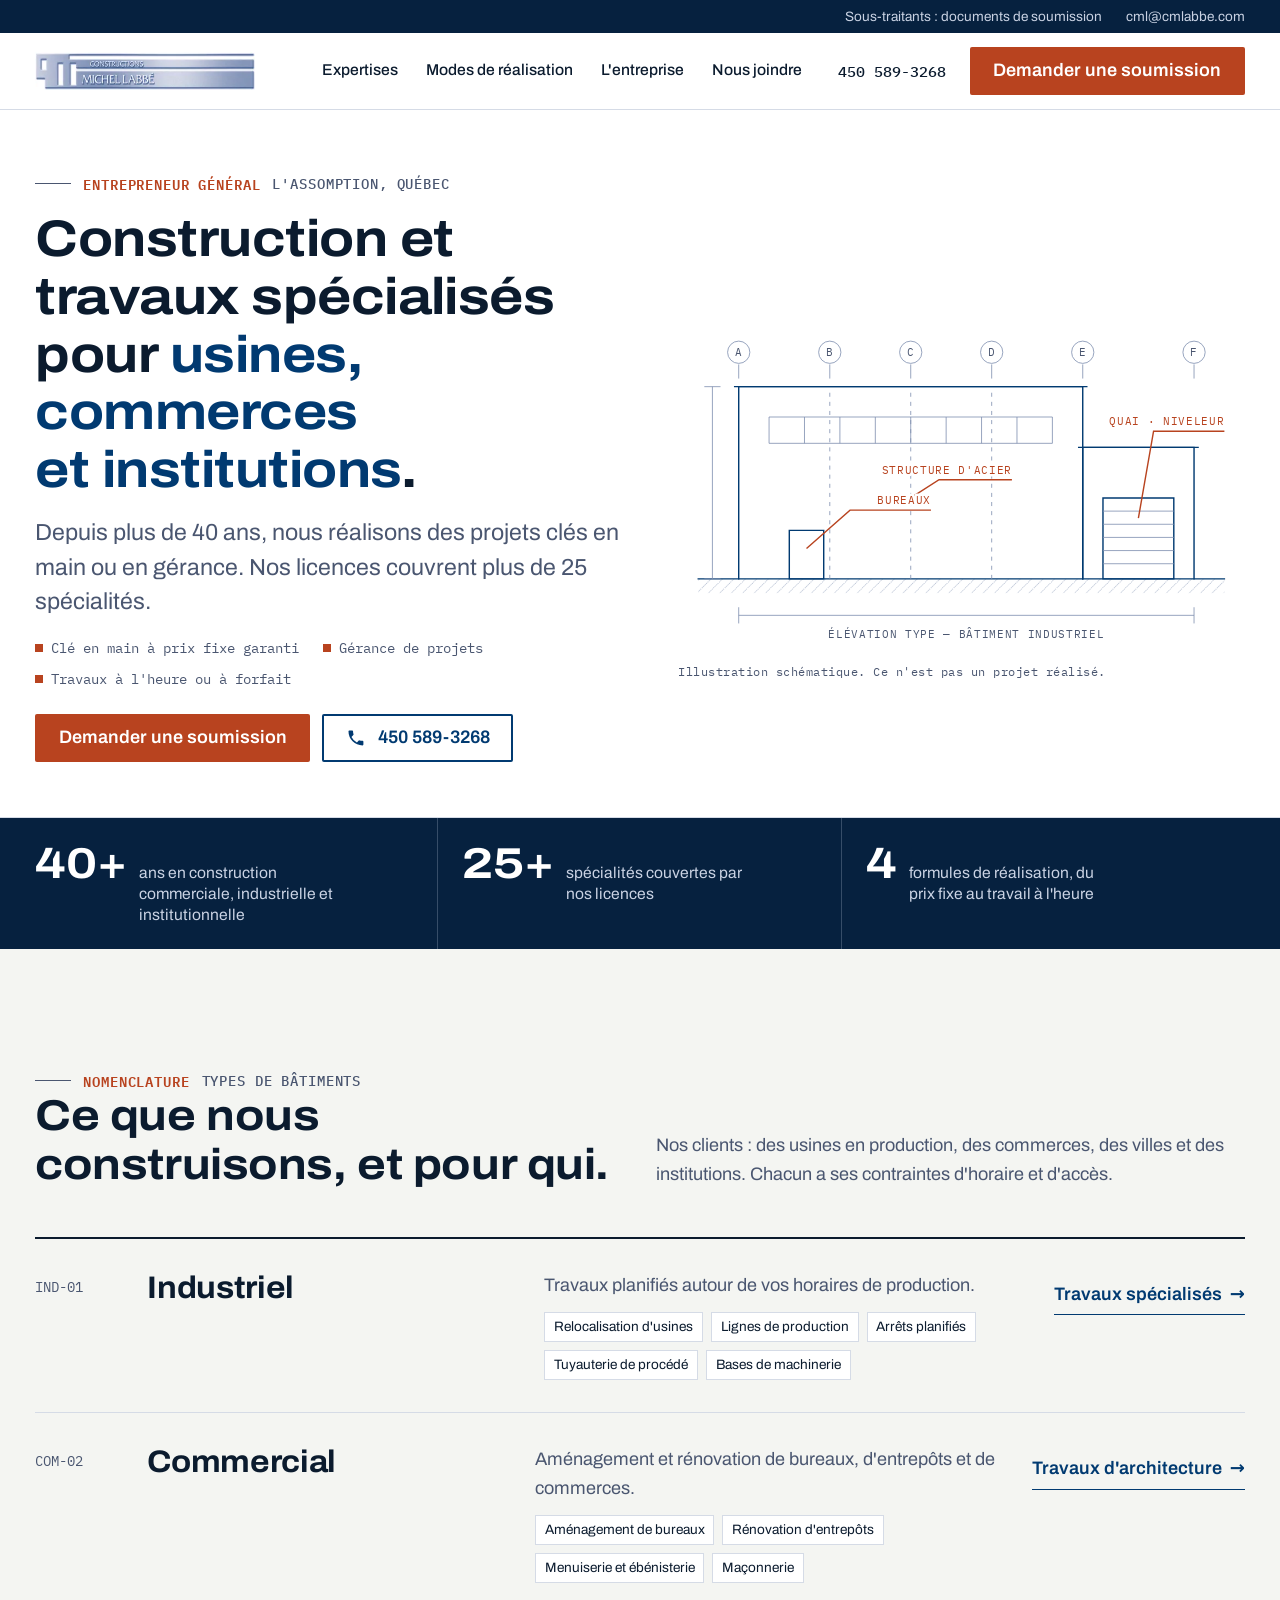
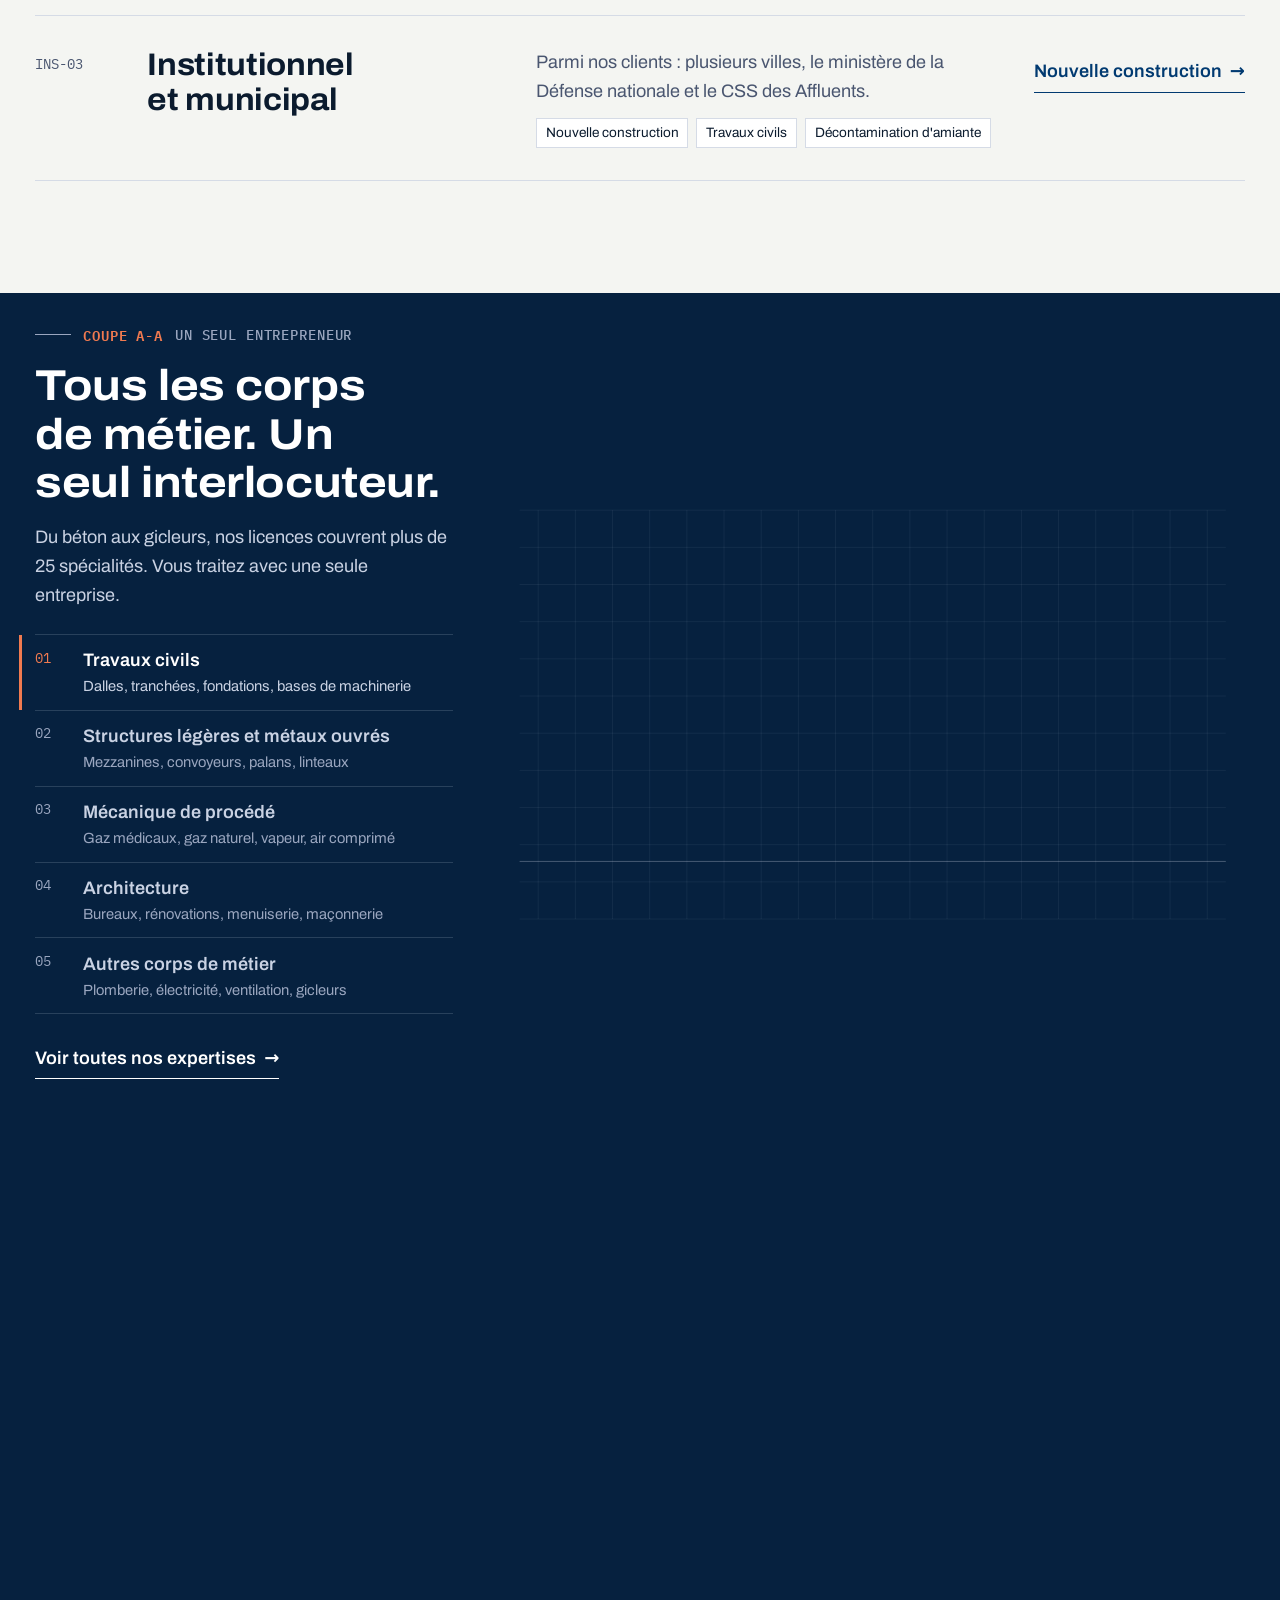
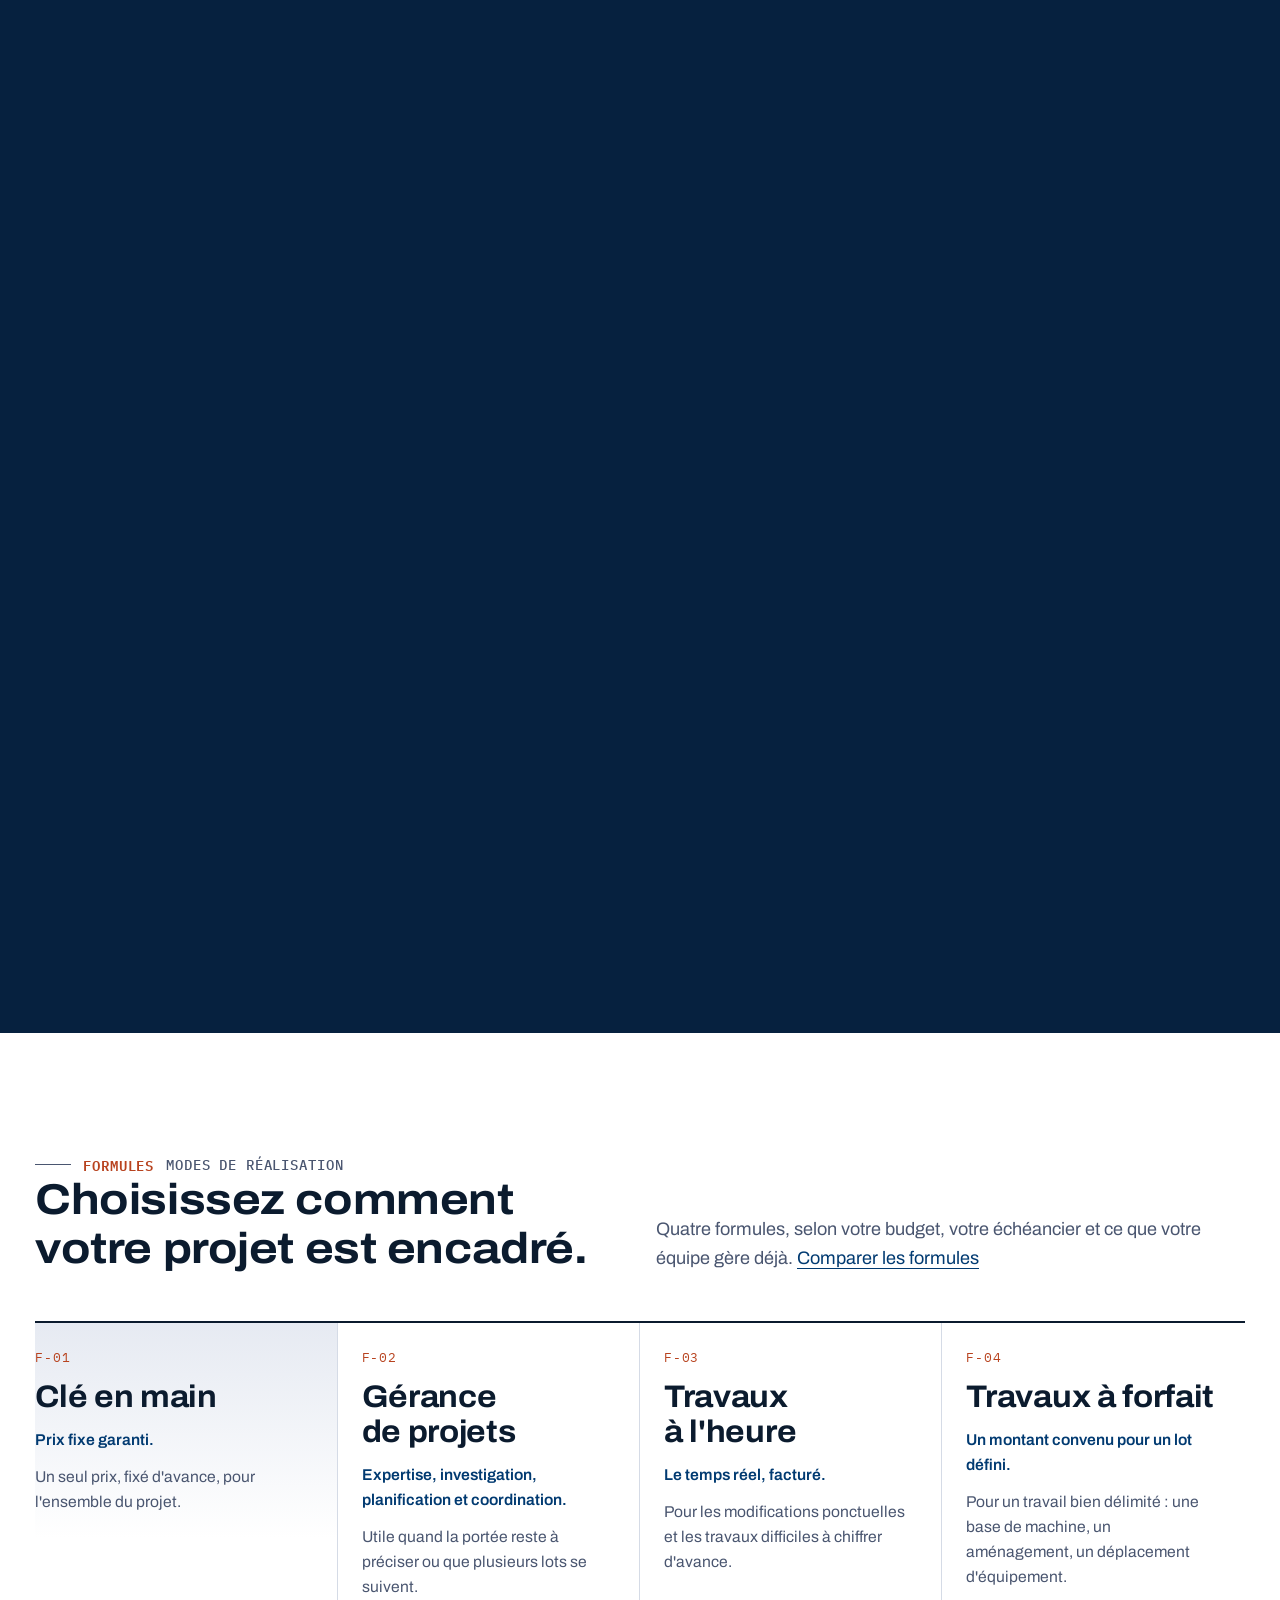
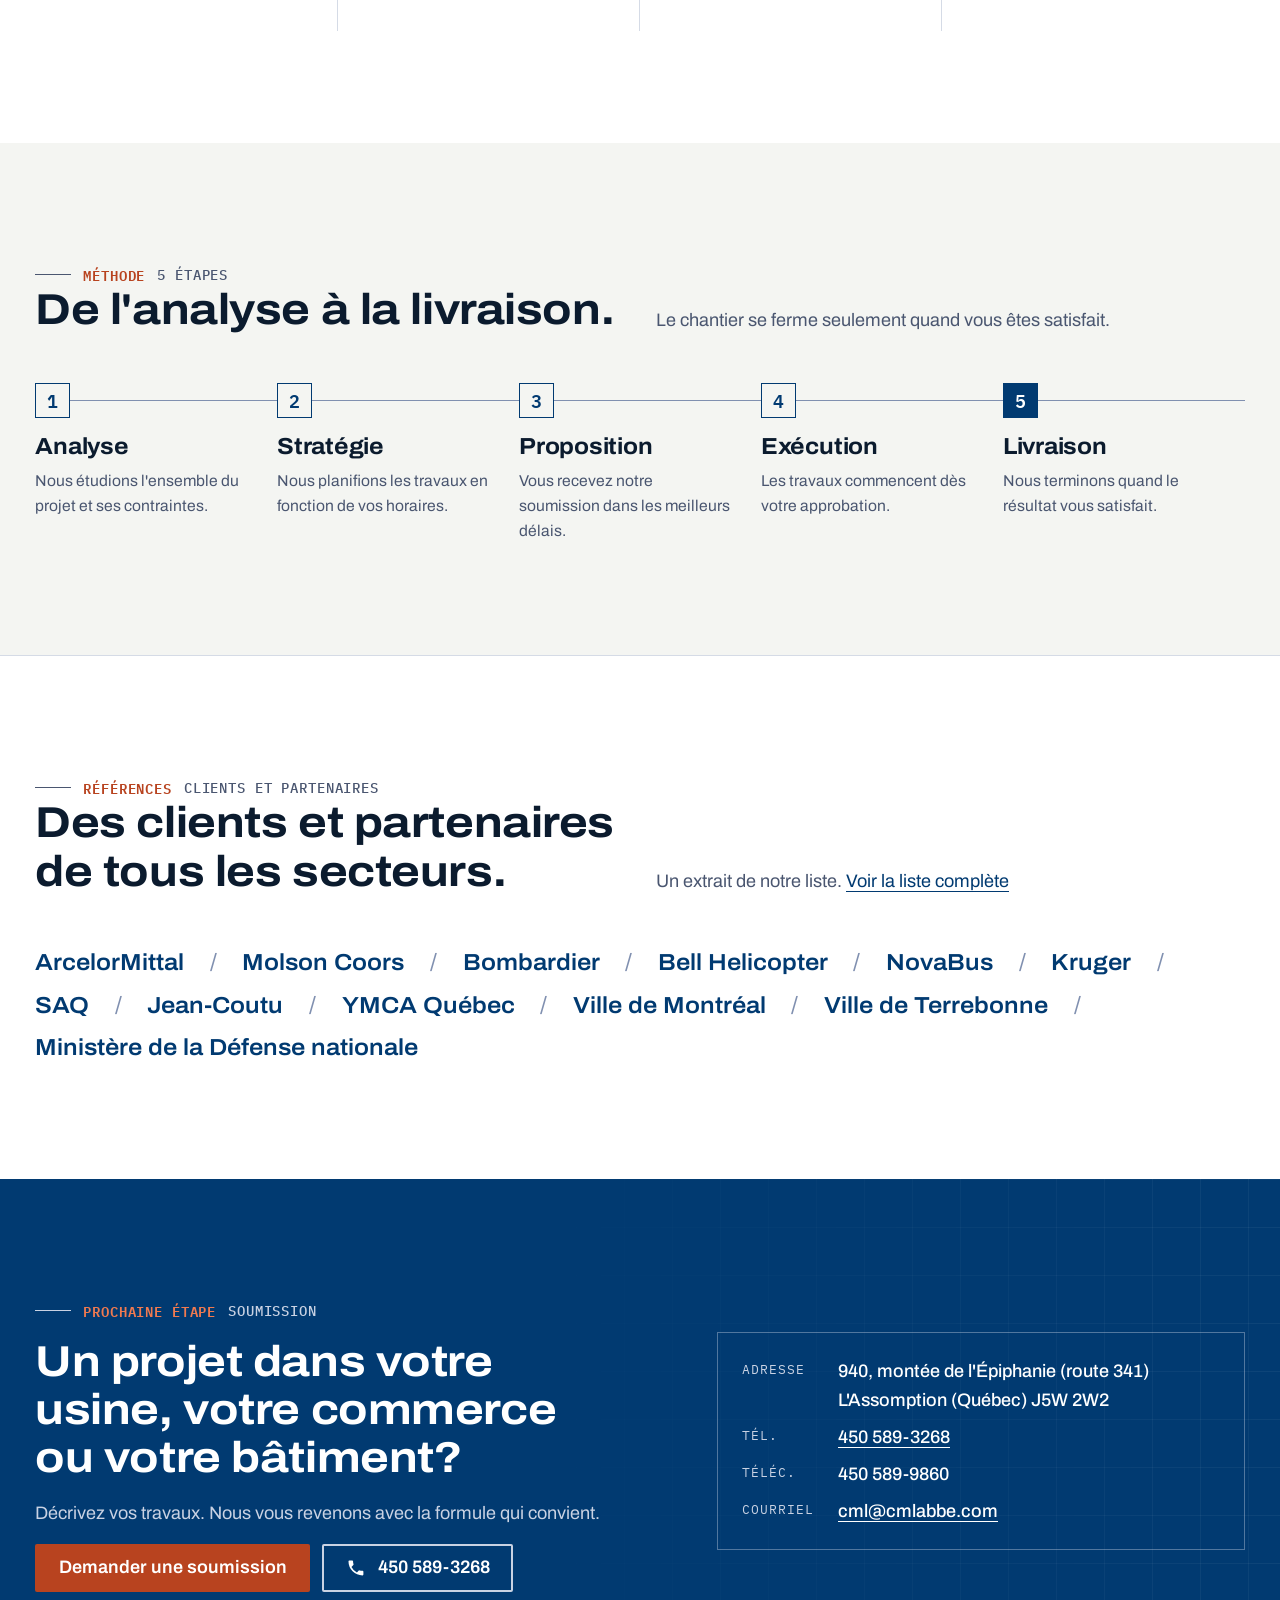
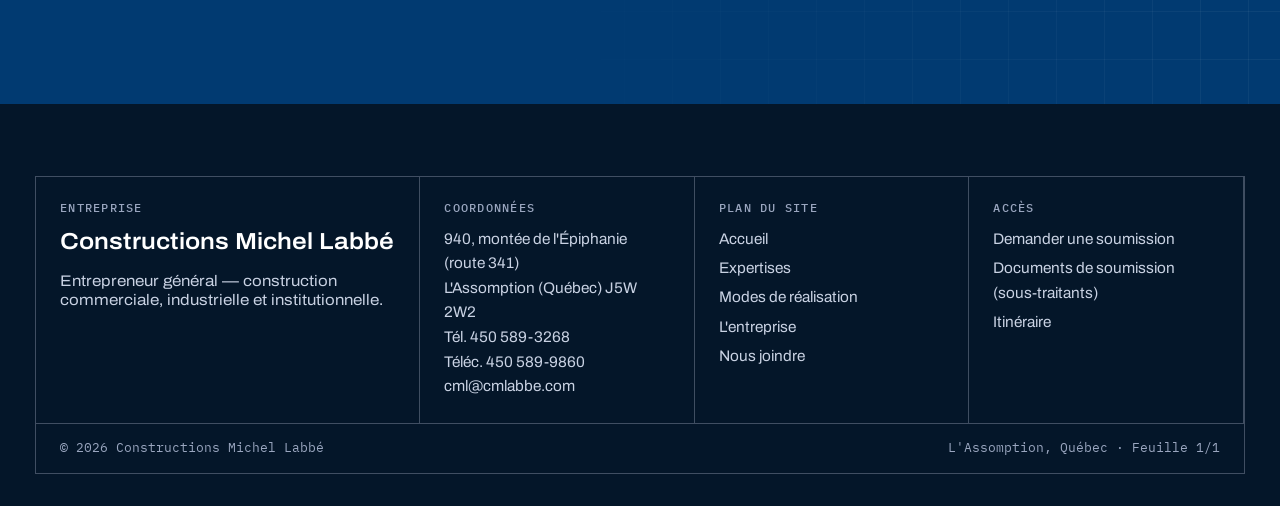
<file: index.html>
<!doctype html>
<html lang="fr-CA" class="no-js">
<head>
<meta charset="utf-8">
<meta name="viewport" content="width=device-width, initial-scale=1">
<title>Entrepreneur général industriel et commercial | CM Labbé</title>
<meta name="description" content="Entrepreneur général à L'Assomption depuis plus de 40 ans. Construction, travaux civils, métaux ouvrés et tuyauterie de procédé pour usines, commerces et institutions.">
<link rel="canonical" href="https://www.cmlabbe.com/">
<meta property="og:type" content="website">
<meta property="og:locale" content="fr_CA">
<meta property="og:site_name" content="Constructions Michel Labbé">
<meta property="og:title" content="Entrepreneur général industriel et commercial | CM Labbé">
<meta property="og:description" content="Entrepreneur général à L'Assomption depuis plus de 40 ans. Construction, travaux civils, métaux ouvrés et tuyauterie de procédé pour usines, commerces et institutions.">
<meta property="og:url" content="https://www.cmlabbe.com/">
<!-- À FOURNIR : image Open Graph 1200×630 (assets/img/og-cml.jpg), idéalement une vraie photo de chantier -->
<meta name="twitter:card" content="summary">
<meta name="theme-color" content="#013A71">
<link rel="icon" href="assets/img/favicon.svg" type="image/svg+xml">
<!-- À FOURNIR : favicon officiel (PNG 32×32 et 180×180) tiré du logo -->
<script>document.documentElement.classList.remove('no-js');</script>
<link rel="preload" href="assets/fonts/archivo-var-latin.woff2" as="font" type="font/woff2" crossorigin>
<link rel="stylesheet" href="assets/css/site.css">
<script type="application/ld+json">
{
  "@context": "https://schema.org",
  "@type": "GeneralContractor",
  "name": "Constructions Michel Labbé",
  "url": "https://www.cmlabbe.com/",
  "logo": "https://www.cmlabbe.com/assets/img/logo-cml.webp",
  "telephone": "+1-450-589-3268",
  "faxNumber": "+1-450-589-9860",
  "email": "cml@cmlabbe.com",
  "address": {
    "@type": "PostalAddress",
    "streetAddress": "940, montée de l'Épiphanie (route 341)",
    "addressLocality": "L'Assomption",
    "addressRegion": "QC",
    "postalCode": "J5W 2W2",
    "addressCountry": "CA"
  },
  "knowsAbout": [
    "Construction commerciale",
    "Construction industrielle",
    "Construction institutionnelle",
    "Travaux civils",
    "Métaux ouvrés",
    "Tuyauterie de procédé",
    "Relocalisation d'usines",
    "Aménagement de bureaux",
    "Décontamination d'amiante"
  ]
}
</script>
</head>
<body>
<a class="skip-link" href="#contenu">Aller au contenu</a>
<div class="topbar">
  <div class="wrap">
    <a href="sous-traitants.html">Sous-traitants : documents de soumission</a>
    <a href="mailto:cml@cmlabbe.com">cml@cmlabbe.com</a>
  </div>
</div>
<header class="site-header">
  <div class="wrap site-header__inner">
    <a class="brand" href="index.html" aria-label="Constructions Michel Labbé, accueil">
      <img src="assets/img/logo-cml.webp" width="400" height="70" alt="Constructions Michel Labbé">
    </a>
    <button class="nav-toggle" type="button" aria-expanded="false" aria-controls="site-nav">
      <span class="nav-toggle__bars" aria-hidden="true"></span><span class="nav-toggle__label">Menu</span>
    </button>
    <nav class="nav" id="site-nav" aria-label="Navigation principale">
      <ul class="nav__list">
          <li><a href="expertises.html">Expertises</a></li>
          <li><a href="modes-de-realisation.html">Modes de réalisation</a></li>
          <li><a href="entreprise.html">L'entreprise</a></li>
          <li><a href="soumission.html">Nous joindre</a></li>
          <li class="nav__mobile-only"><a href="sous-traitants.html">Sous-traitants</a></li>
      </ul>
      <a class="nav__tel" href="tel:+14505893268">450 589-3268</a>
      <a class="btn btn--primary" href="soumission.html">Demander une soumission</a>
    </nav>
  </div>
</header>
<main id="contenu" tabindex="-1">

<!-- 1. HERO — [CONFIRMÉ] 40 ans, 25 spécialités, 4 formules (cmlabbe.com) -->
<section class="hero" aria-labelledby="titre-accueil">
  <div class="wrap hero__grid">
    <div>
      <p class="callout"><b>Entrepreneur général</b> L'Assomption, Québec</p>
      <h1 id="titre-accueil">Construction et travaux spécialisés pour <em>usines, commerces et institutions</em>.</h1>
      <p class="lede">Depuis plus de 40 ans, nous réalisons des projets clés en main ou en gérance. Nos licences couvrent plus de 25 spécialités.</p>
      <ul class="hero__meta" aria-label="Formules offertes">
        <li>Clé en main à prix fixe garanti</li>
        <li>Gérance de projets</li>
        <li>Travaux à l'heure ou à forfait</li>
      </ul>
      <div class="btn-row">
        <a class="btn btn--primary" href="soumission.html">Demander une soumission</a>
        <a class="btn btn--secondary" href="tel:+14505893268"><svg viewBox="0 0 24 24" aria-hidden="true" focusable="false"><path fill="currentColor" d="M6.6 10.8a15.1 15.1 0 0 0 6.6 6.6l2.2-2.2a1 1 0 0 1 1-.25 11.4 11.4 0 0 0 3.6.57 1 1 0 0 1 1 1V20a1 1 0 0 1-1 1A17 17 0 0 1 3 4a1 1 0 0 1 1-1h3.5a1 1 0 0 1 1 1c0 1.25.2 2.45.57 3.57a1 1 0 0 1-.25 1z"/></svg>450 589-3268</a>
      </div>
    </div>
    <figure class="hero__figure">
      <svg class="blueprint-svg draw" viewBox="0 0 560 400" role="img" aria-labelledby="hero-svg-t"><title id="hero-svg-t">Dessin schématique d'un bâtiment industriel avec quai de chargement, structure d'acier et bureaux</title><defs><pattern id="hatch" width="8" height="8" patternUnits="userSpaceOnUse" patternTransform="rotate(45)"><line x1="0" y1="0" x2="0" y2="8" stroke="#8090B0" stroke-width="1"/></pattern></defs><rect x="20" y="330" width="520" height="14" class="hatch" style="stroke:none"/><path class="ln" pathLength="1" d="M20 330H540"/><path class="ln d2" pathLength="1" d="M60 330V140H400V330"/><path class="ln d2" pathLength="1" d="M56 140H404"/><path class="ln d2" pathLength="1" d="M400 330V200H510V330"/><path class="ln d2" pathLength="1" d="M396 200H514"/><path class="ln-thin d3" pathLength="1" d="M90 170H370V196H90Z"/><path class="ln-thin d3" pathLength="1" d="M125 170L125 196"/><path class="ln-thin d3" pathLength="1" d="M160 170L160 196"/><path class="ln-thin d3" pathLength="1" d="M195 170L195 196"/><path class="ln-thin d3" pathLength="1" d="M230 170L230 196"/><path class="ln-thin d3" pathLength="1" d="M265 170L265 196"/><path class="ln-thin d3" pathLength="1" d="M300 170L300 196"/><path class="ln-thin d3" pathLength="1" d="M335 170L335 196"/><path class="ln d3" pathLength="1" d="M110 282H144V330H110Z"/><path class="ln d3" pathLength="1" d="M420 250H490V330H420Z"/><path class="ln-thin d4" pathLength="1" d="M420 263L490 263"/><path class="ln-thin d4" pathLength="1" d="M420 276L490 276"/><path class="ln-thin d4" pathLength="1" d="M420 289L490 289"/><path class="ln-thin d4" pathLength="1" d="M420 302L490 302"/><path class="ln-thin d4" pathLength="1" d="M420 315L490 315"/><path class="ln-thin" d="M150 330V146" style="stroke-dasharray:4 5;stroke-dashoffset:0;animation:none"/><path class="ln-thin" d="M230 330V146" style="stroke-dasharray:4 5;stroke-dashoffset:0;animation:none"/><path class="ln-thin" d="M310 330V146" style="stroke-dasharray:4 5;stroke-dashoffset:0;animation:none"/><path class="ln-thin d4" pathLength="1" d="M60 118L60 132"/><path class="ln-thin d4" pathLength="1" d="M49 106a11 11 0 1 0 22 0a11 11 0 1 0 -22 0"/><text class="lbl fade" x="60" y="110" text-anchor="middle">A</text><path class="ln-thin d4" pathLength="1" d="M150 118L150 132"/><path class="ln-thin d4" pathLength="1" d="M139 106a11 11 0 1 0 22 0a11 11 0 1 0 -22 0"/><text class="lbl fade" x="150" y="110" text-anchor="middle">B</text><path class="ln-thin d4" pathLength="1" d="M230 118L230 132"/><path class="ln-thin d4" pathLength="1" d="M219 106a11 11 0 1 0 22 0a11 11 0 1 0 -22 0"/><text class="lbl fade" x="230" y="110" text-anchor="middle">C</text><path class="ln-thin d4" pathLength="1" d="M310 118L310 132"/><path class="ln-thin d4" pathLength="1" d="M299 106a11 11 0 1 0 22 0a11 11 0 1 0 -22 0"/><text class="lbl fade" x="310" y="110" text-anchor="middle">D</text><path class="ln-thin d4" pathLength="1" d="M400 118L400 132"/><path class="ln-thin d4" pathLength="1" d="M389 106a11 11 0 1 0 22 0a11 11 0 1 0 -22 0"/><text class="lbl fade" x="400" y="110" text-anchor="middle">E</text><path class="ln-thin d4" pathLength="1" d="M510 118L510 132"/><path class="ln-thin d4" pathLength="1" d="M499 106a11 11 0 1 0 22 0a11 11 0 1 0 -22 0"/><text class="lbl fade" x="510" y="110" text-anchor="middle">F</text><path class="ln-thin d4" pathLength="1" d="M60 366L510 366"/><path class="ln-thin d4" pathLength="1" d="M60 358L60 374"/><path class="ln-thin d4" pathLength="1" d="M510 358L510 374"/><path class="ln-thin d4" pathLength="1" d="M34 140L34 330"/><path class="ln-thin d4" pathLength="1" d="M26 140L42 140"/><path class="ln-thin d4" pathLength="1" d="M26 330L42 330"/><path class="ln-accent d4" pathLength="1" d="M455 270L470 184H540"/><text class="lbl-accent fade" x="540" y="178" text-anchor="end">QUAI · NIVELEUR</text><path class="ln-accent d4" pathLength="1" d="M230 250L258 232H330"/><text class="lbl-accent fade" x="330" y="226" text-anchor="end">STRUCTURE D'ACIER</text><path class="ln-accent d4" pathLength="1" d="M127 300L170 262H250"/><text class="lbl-accent fade" x="250" y="256" text-anchor="end">BUREAUX</text><text class="lbl fade" x="285" y="388" text-anchor="middle">ÉLÉVATION TYPE — BÂTIMENT INDUSTRIEL</text></svg>
      <figcaption>Illustration schématique. Ce n'est pas un projet réalisé.</figcaption>
    </figure>
  </div>
</section>

<!-- 2. FAITS — chiffres tous présents sur le site actuel -->
<section class="facts on-dark" aria-label="L'entreprise en bref">
  <div class="wrap">
    <ul class="facts__list">
      <li><span class="facts__num">40+</span><span class="facts__txt">ans en construction commerciale, industrielle et institutionnelle</span></li>
      <li><span class="facts__num">25+</span><span class="facts__txt">spécialités couvertes par nos licences</span></li>
      <li><span class="facts__num">4</span><span class="facts__txt">formules de réalisation, du prix fixe au travail à l'heure</span></li>
    </ul>
  </div>
</section>

<!-- 3. POUR QUI — nomenclature -->
<section class="section" aria-labelledby="titre-pour-qui">
  <div class="wrap">
    <div class="section-head">
      <div>
        <p class="callout"><b>Nomenclature</b> Types de bâtiments</p>
        <h2 id="titre-pour-qui">Ce que nous construisons, et pour qui.</h2>
      </div>
      <p>Nos clients : des usines en production, des commerces, des villes et des institutions. Chacun a ses contraintes d'horaire et d'accès.</p>
    </div>
    <div class="schedule">
      <article class="schedule__row">
        <p class="schedule__ref">IND-01</p>
        <h3>Industriel</h3>
        <div>
          <p>Travaux planifiés autour de vos horaires de production.</p>
          <ul aria-label="Travaux industriels">
            <li class="tag">Relocalisation d'usines</li><li class="tag">Lignes de production</li>
            <li class="tag">Arrêts planifiés</li><li class="tag">Tuyauterie de procédé</li><li class="tag">Bases de machinerie</li>
          </ul>
        </div>
        <a class="link-arrow" href="expertises.html#specialises">Travaux spécialisés</a>
      </article>
      <article class="schedule__row">
        <p class="schedule__ref">COM-02</p>
        <h3>Commercial</h3>
        <div>
          <p>Aménagement et rénovation de bureaux, d'entrepôts et de commerces.</p>
          <ul aria-label="Travaux commerciaux">
            <li class="tag">Aménagement de bureaux</li><li class="tag">Rénovation d'entrepôts</li>
            <li class="tag">Menuiserie et ébénisterie</li><li class="tag">Maçonnerie</li>
          </ul>
        </div>
        <a class="link-arrow" href="expertises.html#architecture">Travaux d'architecture</a>
      </article>
      <article class="schedule__row">
        <p class="schedule__ref">INS-03</p>
        <h3>Institutionnel et municipal</h3>
        <div>
          <p>Parmi nos clients : plusieurs villes, le ministère de la Défense nationale et le CSS des Affluents.</p>
          <ul aria-label="Travaux institutionnels">
            <li class="tag">Nouvelle construction</li><li class="tag">Travaux civils</li>
            <li class="tag">Décontamination d'amiante</li>
          </ul>
        </div>
        <a class="link-arrow" href="expertises.html#nouvelle-construction">Nouvelle construction</a>
      </article>
    </div>
  </div>
</section>

<!-- 4. SCÈNE SIGNATURE — La coupe (N2 : une seule séquence liée au scroll)
     Départ : sol vide → Transformation : 5 couches de métiers → Conclusion : bâtiment complet + lien
     Mobile / reduced-motion / sans JS : état final affiché directement -->
<section class="coupe on-dark" data-coupe aria-labelledby="titre-coupe">
  <div class="coupe__track">
    <div class="wrap coupe__sticky">
      <div class="coupe__intro">
        <p class="callout"><b>Coupe A-A</b> Un seul entrepreneur</p>
        <h2 id="titre-coupe">Tous les corps de métier. Un seul interlocuteur.</h2>
        <p>Du béton aux gicleurs, nos licences couvrent plus de 25 spécialités. Vous traitez avec une seule entreprise.</p>
        <ol class="coupe__steps">
          <li><strong>Travaux civils</strong><span>Dalles, tranchées, fondations, bases de machinerie</span></li>
          <li><strong>Structures légères et métaux ouvrés</strong><span>Mezzanines, convoyeurs, palans, linteaux</span></li>
          <li><strong>Mécanique de procédé</strong><span>Gaz médicaux, gaz naturel, vapeur, air comprimé</span></li>
          <li><strong>Architecture</strong><span>Bureaux, rénovations, menuiserie, maçonnerie</span></li>
          <li><strong>Autres corps de métier</strong><span>Plomberie, électricité, ventilation, gicleurs</span></li>
        </ol>
        <p class="coupe__outro"><a class="link-arrow" href="expertises.html">Voir toutes nos expertises</a></p>
      </div>
      <figure class="coupe__figure">
        <svg class="coupe-svg" viewBox="0 0 800 500" role="img" aria-labelledby="coupe-svg-t"><title id="coupe-svg-t">Coupe schématique d'un bâtiment industriel montrant les travaux civils, la structure, la tuyauterie de procédé, les bureaux et les systèmes mécaniques et électriques</title><defs><pattern id="hatch-dark" width="7" height="7" patternUnits="userSpaceOnUse" patternTransform="rotate(45)"><line x1="0" y1="0" x2="0" y2="7" stroke="#8090B0" stroke-width="1"/></pattern></defs><g class="grid" aria-hidden="true"><line x1="40" y1="40" x2="40" y2="480"/><line x1="80" y1="40" x2="80" y2="480"/><line x1="120" y1="40" x2="120" y2="480"/><line x1="160" y1="40" x2="160" y2="480"/><line x1="200" y1="40" x2="200" y2="480"/><line x1="240" y1="40" x2="240" y2="480"/><line x1="280" y1="40" x2="280" y2="480"/><line x1="320" y1="40" x2="320" y2="480"/><line x1="360" y1="40" x2="360" y2="480"/><line x1="400" y1="40" x2="400" y2="480"/><line x1="440" y1="40" x2="440" y2="480"/><line x1="480" y1="40" x2="480" y2="480"/><line x1="520" y1="40" x2="520" y2="480"/><line x1="560" y1="40" x2="560" y2="480"/><line x1="600" y1="40" x2="600" y2="480"/><line x1="640" y1="40" x2="640" y2="480"/><line x1="680" y1="40" x2="680" y2="480"/><line x1="720" y1="40" x2="720" y2="480"/><line x1="760" y1="40" x2="760" y2="480"/><line x1="20" y1="40" x2="780" y2="40"/><line x1="20" y1="80" x2="780" y2="80"/><line x1="20" y1="120" x2="780" y2="120"/><line x1="20" y1="160" x2="780" y2="160"/><line x1="20" y1="200" x2="780" y2="200"/><line x1="20" y1="240" x2="780" y2="240"/><line x1="20" y1="280" x2="780" y2="280"/><line x1="20" y1="320" x2="780" y2="320"/><line x1="20" y1="360" x2="780" y2="360"/><line x1="20" y1="400" x2="780" y2="400"/><line x1="20" y1="440" x2="780" y2="440"/><line x1="20" y1="480" x2="780" y2="480"/></g><path class="base" d="M20 418H780"/><g class="layer layer--civil" data-step="0"><path class="fill-hatch" pathLength="1" d="M80 400H640V430H700V400H720V418H80Z"/><path pathLength="1" d="M70 418H114V444H70Z"/><path pathLength="1" d="M686 418H730V444H686Z"/><path pathLength="1" d="M440 378H560V400H440Z"/><path pathLength="1" d="M456 370L456 378"/><path pathLength="1" d="M544 370L544 378"/><path pathLength="1" d="M250 418V440H300V418"/><text x="84" y="466">01 · DALLE · FONDATIONS · FOSSE DE NIVELEUR</text></g><g class="layer layer--structure" data-step="1"><path pathLength="1" d="M96 400L96 150"/><path pathLength="1" d="M704 400L704 150"/><path pathLength="1" d="M400 400L400 178"/><path pathLength="1" d="M90 150L710 150"/><path pathLength="1" d="M96 178L704 178"/><path pathLength="1" d="M96 178L115 150L134 178L153 150L172 178L191 150L210 178L229 150L248 178L267 150L286 178L305 150L324 178L343 150L362 178L381 150L400 178L419 150L438 178L457 150L476 178L495 150L514 178L533 150L552 178L571 150L590 178L609 150L628 178L647 150L666 178L685 150L704 178"/><path pathLength="1" d="M110 292L330 292"/><path pathLength="1" d="M110 300L330 300"/><path pathLength="1" d="M120 300L120 400"/><path pathLength="1" d="M320 300L320 400"/><path pathLength="1" d="M110 292V268H330V292"/><path pathLength="1" d="M330 300L392 400"/><path pathLength="1" d="M430 350L630 322"/><path pathLength="1" d="M430 358L630 330"/><path pathLength="1" d="M450 356L450 378"/><path pathLength="1" d="M610 333L610 400"/><path pathLength="1" d="M466 351a4 4 0 1 0 8 0a4 4 0 1 0 -8 0"/><path pathLength="1" d="M526 343a4 4 0 1 0 8 0a4 4 0 1 0 -8 0"/><path pathLength="1" d="M586 334a4 4 0 1 0 8 0a4 4 0 1 0 -8 0"/><path pathLength="1" d="M420 208L690 208"/><path pathLength="1" d="M590 208H612V216H590Z"/><path pathLength="1" d="M601 216V232a5 5 0 1 1-6 5"/><text x="84" y="138">02 · STRUCTURE · MEZZANINE · CONVOYEUR · PALAN</text></g><g class="layer layer--pipes" data-step="2"><path pathLength="1" d="M100 224L700 224"/><path pathLength="1" d="M100 238L700 238"/><path pathLength="1" d="M480 238V378"/><path pathLength="1" d="M520 224V378"/><path pathLength="1" d="M475 300a5 5 0 1 0 10 0a5 5 0 1 0 -10 0"/><path pathLength="1" d="M515 290a5 5 0 1 0 10 0a5 5 0 1 0 -10 0"/><path pathLength="1" d="M630 238V300H614"/><text x="104" y="258">03 · GAZ · VAPEUR · AIR COMPRIMÉ</text></g><g class="layer layer--archi" data-step="3"><path pathLength="1" d="M132 300L132 400"/><path pathLength="1" d="M308 300L308 400"/><path pathLength="1" d="M178 400V352H208V400"/><path pathLength="1" d="M236 330H290V360H236Z"/><path pathLength="1" d="M263 330L263 360"/><path pathLength="1" d="M640 290H700V400H640Z"/><path pathLength="1" d="M640 312L700 312"/><path pathLength="1" d="M640 334L700 334"/><path pathLength="1" d="M640 356L700 356"/><path pathLength="1" d="M640 378L700 378"/><text x="140" y="322">04 · BUREAUX</text></g><g class="layer layer--mep" data-step="4"><path pathLength="1" d="M420 186H670V200H420Z"/><path pathLength="1" d="M470 200L470 207"/><path pathLength="1" d="M560 200L560 207"/><path pathLength="1" d="M650 200L650 207"/><path pathLength="1" d="M110 194L390 194"/><path pathLength="1" d="M150 194L150 202"/><path pathLength="1" d="M230 194L230 202"/><path pathLength="1" d="M310 194L310 202"/><path pathLength="1" d="M415 300L415 250"/><path pathLength="1" d="M406 300H424V326H406Z"/><path pathLength="1" d="M200 178V186M188 186H212"/><path pathLength="1" d="M280 178V186M268 186H292"/><text x="440" y="466">05 · VENTILATION · GICLEURS · ÉLECTRICITÉ</text></g></svg>
      </figure>
    </div>
  </div>
</section>

<!-- 5. FORMULES -->
<section class="section section--white" aria-labelledby="titre-formules">
  <div class="wrap">
    <div class="section-head">
      <div>
        <p class="callout"><b>Formules</b> Modes de réalisation</p>
        <h2 id="titre-formules">Choisissez comment votre projet est encadré.</h2>
      </div>
      <p>Quatre formules, selon votre budget, votre échéancier et ce que votre équipe gère déjà. <a href="modes-de-realisation.html">Comparer les formules</a></p>
    </div>
    <div class="formulas">
      <article class="formula formula--lead">
        <span class="formula__id">F-01</span>
        <h3>Clé en main</h3>
        <p class="formula__quote">Prix fixe garanti.</p>
        <p>Un seul prix, fixé d'avance, pour l'ensemble du projet.</p>
      </article>
      <article class="formula">
        <span class="formula__id">F-02</span>
        <h3>Gérance de projets</h3>
        <p class="formula__quote">Expertise, investigation, planification et coordination.</p>
        <p>Utile quand la portée reste à préciser ou que plusieurs lots se suivent.</p>
      </article>
      <article class="formula">
        <span class="formula__id">F-03</span>
        <h3>Travaux à l'heure</h3>
        <p class="formula__quote">Le temps réel, facturé.</p>
        <p>Pour les modifications ponctuelles et les travaux difficiles à chiffrer d'avance.</p>
      </article>
      <article class="formula">
        <span class="formula__id">F-04</span>
        <h3>Travaux à forfait</h3>
        <p class="formula__quote">Un montant convenu pour un lot défini.</p>
        <p>Pour un travail bien délimité : une base de machine, un aménagement, un déplacement d'équipement.</p>
      </article>
    </div>
  </div>
</section>

<!-- 6. MÉTHODE — [CONFIRMÉ] 5 étapes du site actuel -->
<section class="section" aria-labelledby="titre-methode">
  <div class="wrap">
    <div class="section-head">
      <div>
        <p class="callout"><b>Méthode</b> 5 étapes</p>
        <h2 id="titre-methode">De l'analyse à la livraison.</h2>
      </div>
      <p>Le chantier se ferme seulement quand vous êtes satisfait.</p>
    </div>
    <ol class="steps">
      <li><h3>Analyse</h3><p>Nous étudions l'ensemble du projet et ses contraintes.</p></li>
      <li><h3>Stratégie</h3><p>Nous planifions les travaux en fonction de vos horaires.</p></li>
      <li><h3>Proposition</h3><p>Vous recevez notre soumission dans les meilleurs délais.</p></li>
      <li><h3>Exécution</h3><p>Les travaux commencent dès votre approbation.</p></li>
      <li><h3>Livraison</h3><p>Nous terminons quand le résultat vous satisfait.</p></li>
    </ol>
  </div>
</section>

<!-- 7. CLIENTS ET PARTENAIRES — [CONFIRMÉ] liste publiée sur cmlabbe.com/clients-et-partenaires
     [À VALIDER] autorisation d'afficher ces noms; ne pas ajouter de logos sans accord -->
<section class="section section--white section--rule" aria-labelledby="titre-clients">
  <div class="wrap">
    <div class="section-head">
      <div>
        <p class="callout"><b>Références</b> Clients et partenaires</p>
        <h2 id="titre-clients">Des clients et partenaires de tous les secteurs.</h2>
      </div>
      <p>Un extrait de notre liste. <a href="entreprise.html#clients">Voir la liste complète</a></p>
    </div>
    <ul class="clients--compact">
      <li>ArcelorMittal</li><li>Molson Coors</li><li>Bombardier</li><li>Bell Helicopter</li>
      <li>NovaBus</li><li>Kruger</li><li>SAQ</li><li>Jean-Coutu</li><li>YMCA Québec</li>
      <li>Ville de Montréal</li><li>Ville de Terrebonne</li><li>Ministère de la Défense nationale</li>
    </ul>
  </div>
</section>

<section class="section cta-final" aria-labelledby="cta-titre">
  <div class="wrap cta-final__grid">
    <div>
      <p class="callout"><b>Prochaine étape</b> Soumission</p>
      <h2 id="cta-titre">Un projet dans votre usine, votre commerce ou votre bâtiment?</h2>
      <p>Décrivez vos travaux. Nous vous revenons avec la formule qui convient.</p>
      <div class="btn-row">
        <a class="btn btn--primary" href="soumission.html">Demander une soumission</a>
        <a class="btn btn--secondary" href="tel:+14505893268"><svg viewBox="0 0 24 24" aria-hidden="true" focusable="false"><path fill="currentColor" d="M6.6 10.8a15.1 15.1 0 0 0 6.6 6.6l2.2-2.2a1 1 0 0 1 1-.25 11.4 11.4 0 0 0 3.6.57 1 1 0 0 1 1 1V20a1 1 0 0 1-1 1A17 17 0 0 1 3 4a1 1 0 0 1 1-1h3.5a1 1 0 0 1 1 1c0 1.25.2 2.45.57 3.57a1 1 0 0 1-.25 1z"/></svg>450 589-3268</a>
      </div>
    </div>
    <div class="cta-final__box">
      <dl>
        <dt>Adresse</dt><dd>940, montée de l'Épiphanie (route 341)<br>L'Assomption (Québec) J5W 2W2</dd>
        <dt>Tél.</dt><dd><a href="tel:+14505893268">450 589-3268</a></dd>
        <dt>Téléc.</dt><dd>450 589-9860</dd>
        <dt>Courriel</dt><dd><a href="mailto:cml@cmlabbe.com">cml@cmlabbe.com</a></dd>
      </dl>
    </div>
  </div>
</section>
</main>
<footer class="site-footer on-dark">
  <div class="wrap">
    <div class="cartouche">
      <div class="cartouche__brand">
        <h2>Entreprise</h2>
        <p>Constructions Michel Labbé</p>
        <p class="cartouche__desc">Entrepreneur général — construction commerciale, industrielle et institutionnelle.</p>
        <!-- À FOURNIR : numéro de licence RBQ (obligatoire à afficher) -->
      </div>
      <div>
        <h2>Coordonnées</h2>
        <address>
          940, montée de l'Épiphanie (route 341)<br>L'Assomption (Québec) J5W 2W2<br>
          Tél. <a href="tel:+14505893268">450 589-3268</a><br>
          Téléc. 450 589-9860<br>
          <a href="mailto:cml@cmlabbe.com">cml@cmlabbe.com</a>
        </address>
      </div>
      <div>
        <h2>Plan du site</h2>
        <ul>
          <li><a href="index.html">Accueil</a></li>
          <li><a href="expertises.html">Expertises</a></li>
          <li><a href="modes-de-realisation.html">Modes de réalisation</a></li>
          <li><a href="entreprise.html">L'entreprise</a></li>
          <li><a href="soumission.html">Nous joindre</a></li>
        </ul>
      </div>
      <div>
        <h2>Accès</h2>
        <ul>
          <li><a href="soumission.html">Demander une soumission</a></li>
          <li><a href="sous-traitants.html">Documents de soumission (sous-traitants)</a></li>
          <li><a href="https://www.google.com/maps/search/?api=1&query=940+route+341+L%27Assomption+QC+J5W+2W2" rel="noopener" target="_blank">Itinéraire<span class="sr-only"> (s'ouvre dans un nouvel onglet)</span></a></li>
        </ul>
      </div>
      <div class="cartouche__row">
        <div>© <span data-year>2026</span> Constructions Michel Labbé</div>
        <div>L'Assomption, Québec · Feuille 1/1</div>
      </div>
    </div>
  </div>
</footer>
<div class="mobile-cta">
  <a href="tel:+14505893268"><svg viewBox="0 0 24 24" aria-hidden="true" focusable="false"><path fill="currentColor" d="M6.6 10.8a15.1 15.1 0 0 0 6.6 6.6l2.2-2.2a1 1 0 0 1 1-.25 11.4 11.4 0 0 0 3.6.57 1 1 0 0 1 1 1V20a1 1 0 0 1-1 1A17 17 0 0 1 3 4a1 1 0 0 1 1-1h3.5a1 1 0 0 1 1 1c0 1.25.2 2.45.57 3.57a1 1 0 0 1-.25 1z"/></svg>Appeler</a>
  <a href="soumission.html">Demander une soumission</a>
</div>
<script src="assets/js/site.js" defer></script>
</body>
</html>
</file>
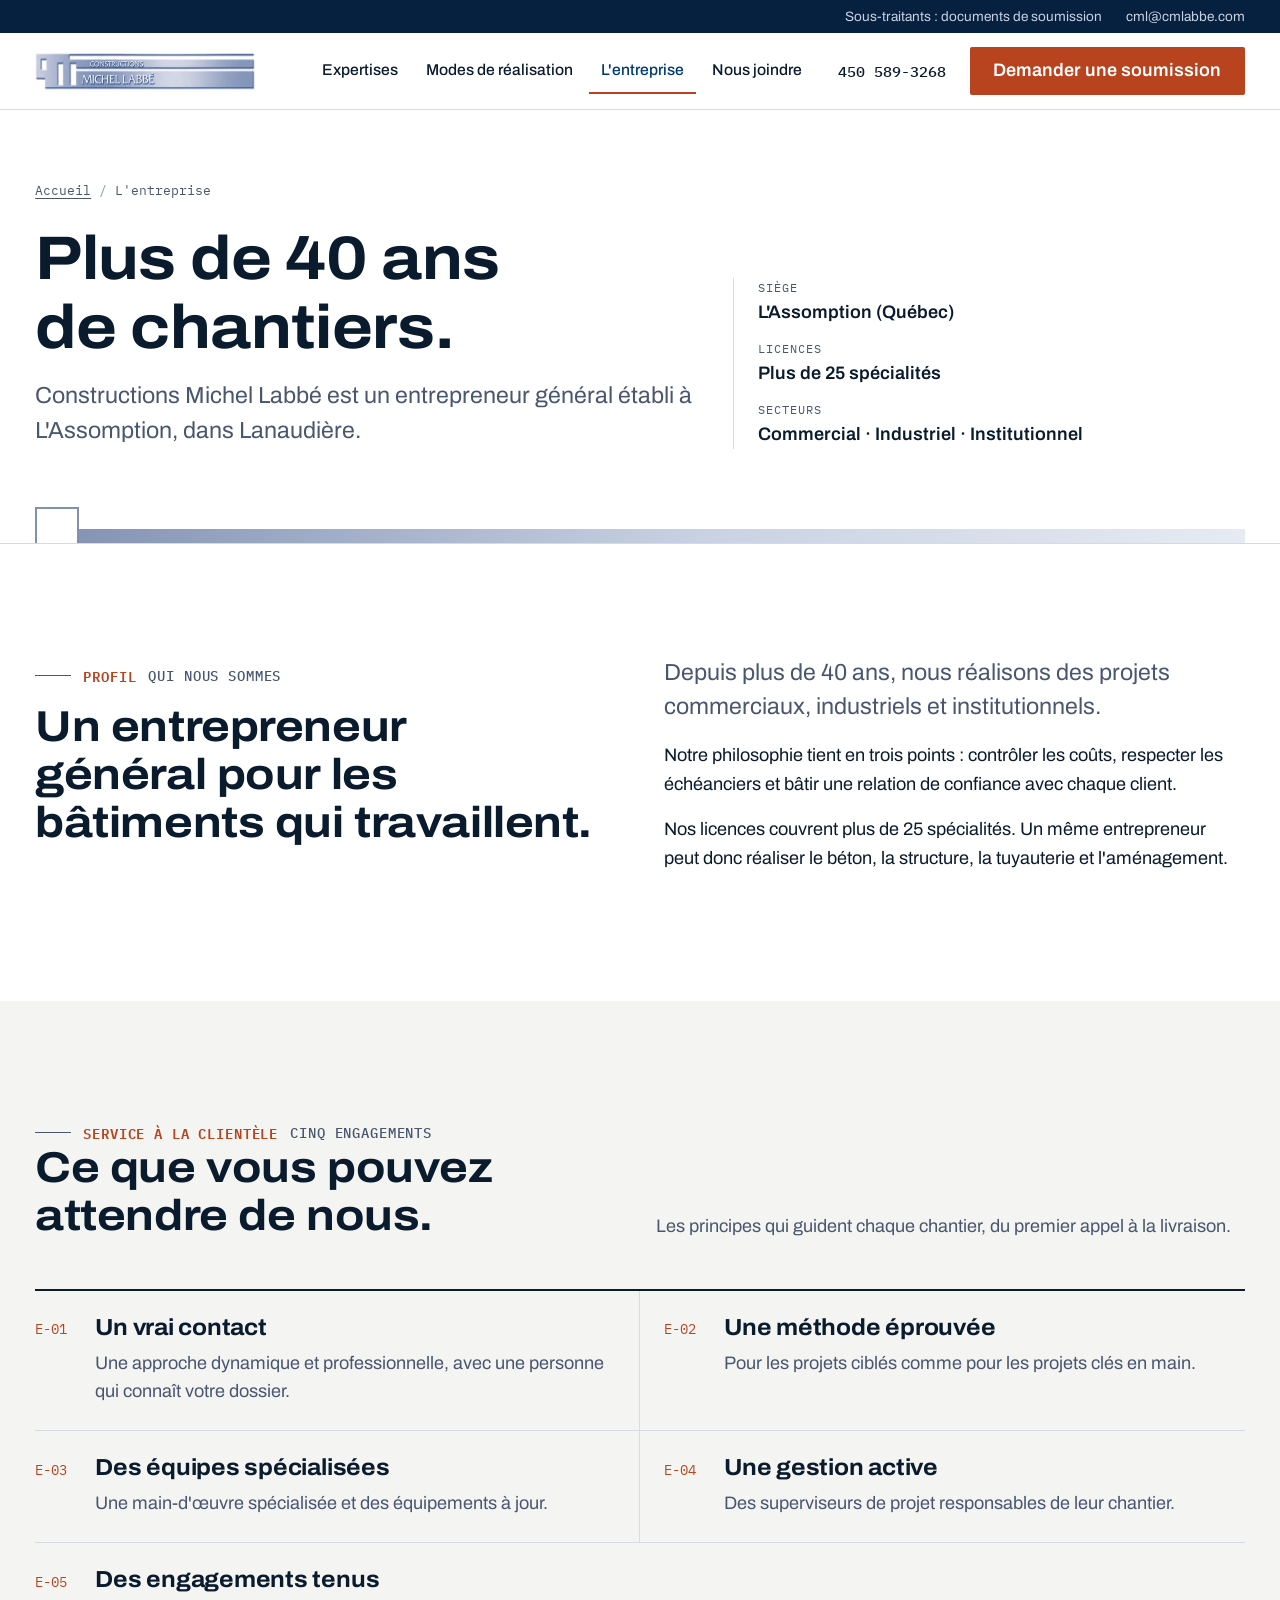
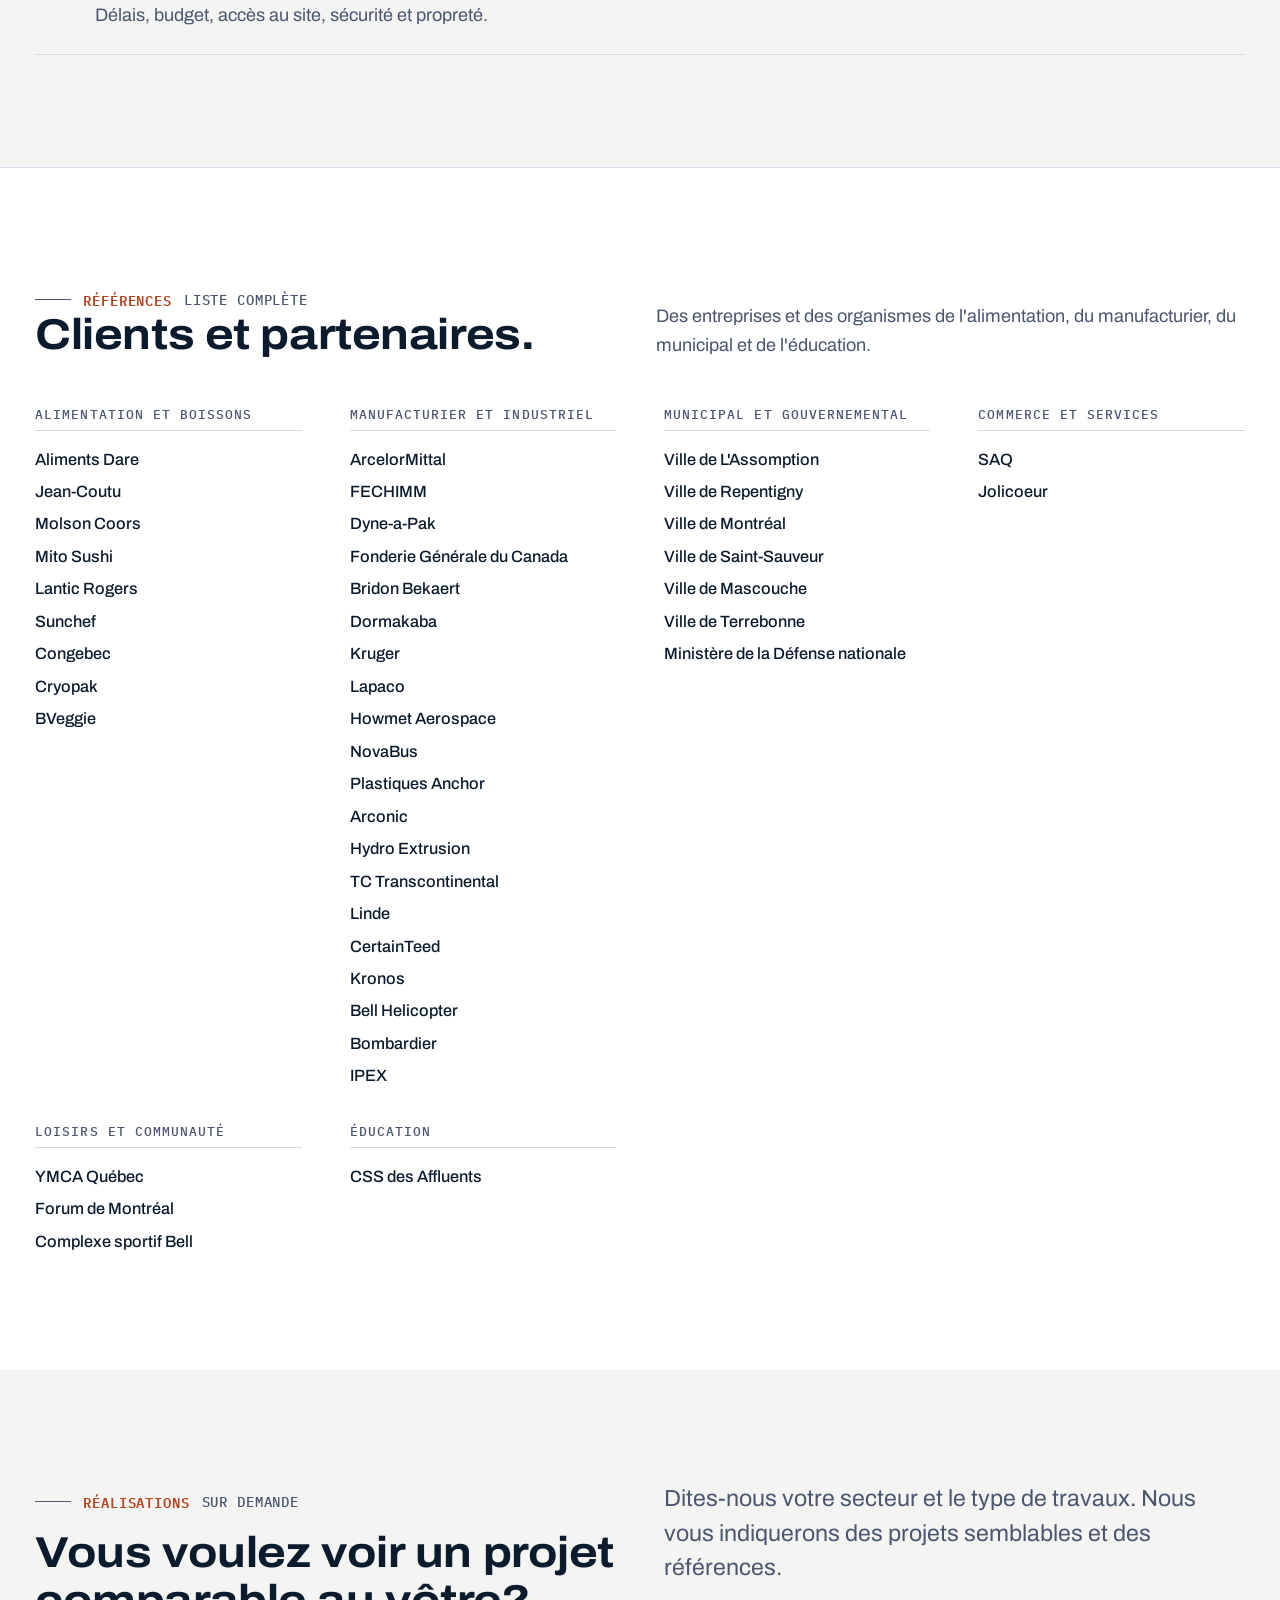
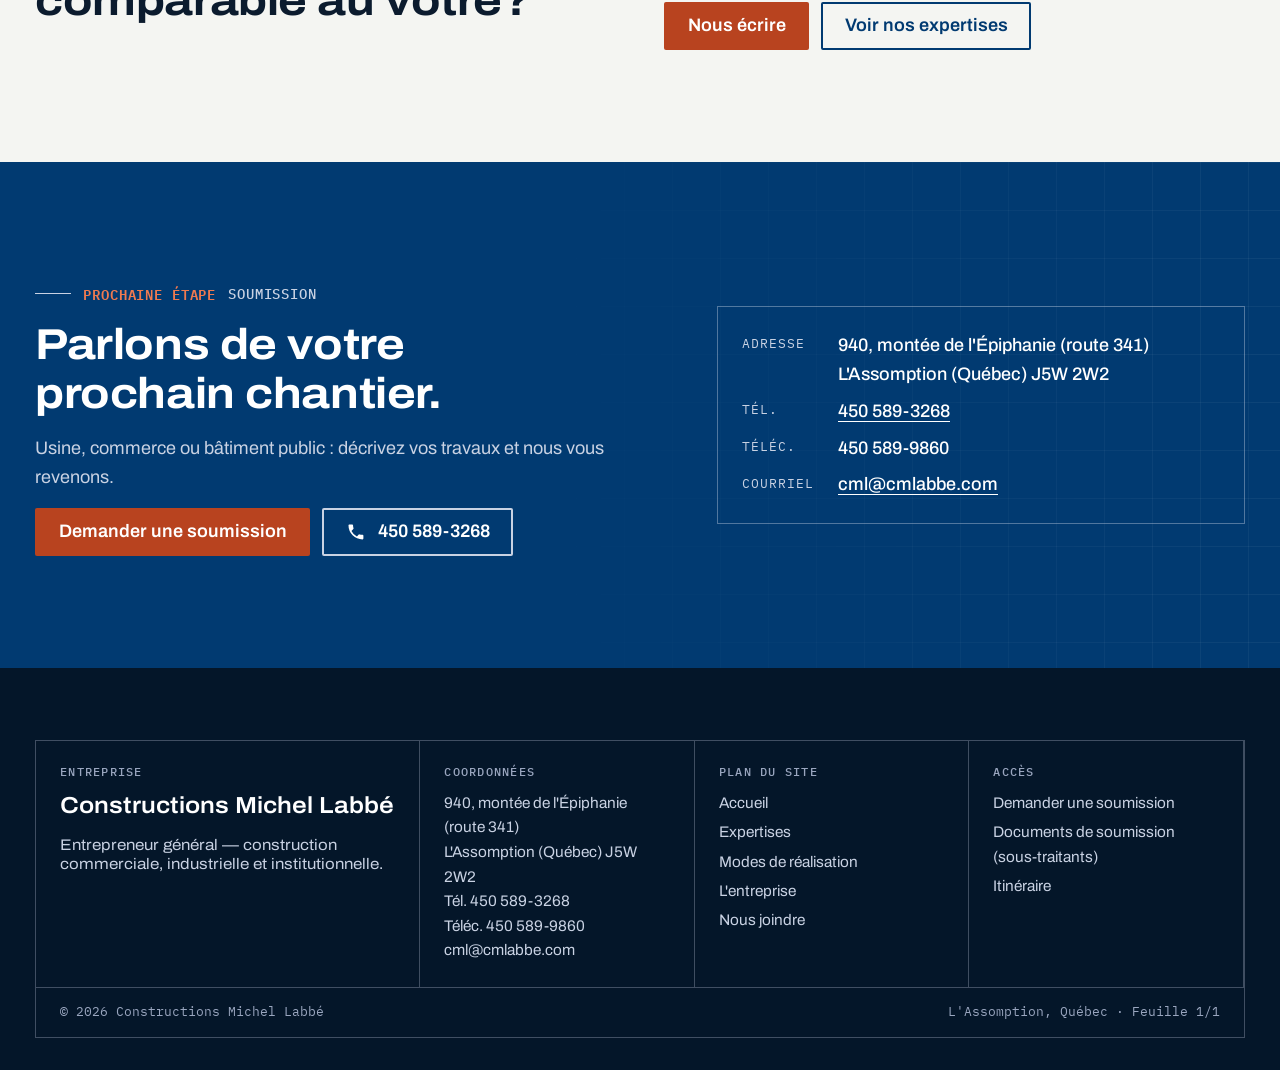
<file: entreprise.html>
<!doctype html>
<html lang="fr-CA" class="no-js">
<head>
<meta charset="utf-8">
<meta name="viewport" content="width=device-width, initial-scale=1">
<title>L'entreprise | Constructions Michel Labbé</title>
<meta name="description" content="Entrepreneur général établi à L'Assomption depuis plus de 40 ans. Notre approche, nos engagements et nos clients et partenaires.">
<link rel="canonical" href="https://www.cmlabbe.com/entreprise.html">
<meta property="og:type" content="website">
<meta property="og:locale" content="fr_CA">
<meta property="og:site_name" content="Constructions Michel Labbé">
<meta property="og:title" content="L'entreprise | Constructions Michel Labbé">
<meta property="og:description" content="Entrepreneur général établi à L'Assomption depuis plus de 40 ans. Notre approche, nos engagements et nos clients et partenaires.">
<meta property="og:url" content="https://www.cmlabbe.com/entreprise.html">
<!-- À FOURNIR : image Open Graph 1200×630 (assets/img/og-cml.jpg), idéalement une vraie photo de chantier -->
<meta name="twitter:card" content="summary">
<meta name="theme-color" content="#013A71">
<link rel="icon" href="assets/img/favicon.svg" type="image/svg+xml">
<!-- À FOURNIR : favicon officiel (PNG 32×32 et 180×180) tiré du logo -->
<script>document.documentElement.classList.remove('no-js');</script>
<link rel="preload" href="assets/fonts/archivo-var-latin.woff2" as="font" type="font/woff2" crossorigin>
<link rel="stylesheet" href="assets/css/site.css">
<script type="application/ld+json">
{
  "@context": "https://schema.org",
  "@type": "GeneralContractor",
  "name": "Constructions Michel Labbé",
  "url": "https://www.cmlabbe.com/",
  "logo": "https://www.cmlabbe.com/assets/img/logo-cml.webp",
  "telephone": "+1-450-589-3268",
  "faxNumber": "+1-450-589-9860",
  "email": "cml@cmlabbe.com",
  "address": {
    "@type": "PostalAddress",
    "streetAddress": "940, montée de l'Épiphanie (route 341)",
    "addressLocality": "L'Assomption",
    "addressRegion": "QC",
    "postalCode": "J5W 2W2",
    "addressCountry": "CA"
  },
  "knowsAbout": [
    "Construction commerciale",
    "Construction industrielle",
    "Construction institutionnelle",
    "Travaux civils",
    "Métaux ouvrés",
    "Tuyauterie de procédé",
    "Relocalisation d'usines",
    "Aménagement de bureaux",
    "Décontamination d'amiante"
  ]
}
</script>
</head>
<body>
<a class="skip-link" href="#contenu">Aller au contenu</a>
<div class="topbar">
  <div class="wrap">
    <a href="sous-traitants.html">Sous-traitants : documents de soumission</a>
    <a href="mailto:cml@cmlabbe.com">cml@cmlabbe.com</a>
  </div>
</div>
<header class="site-header">
  <div class="wrap site-header__inner">
    <a class="brand" href="index.html" aria-label="Constructions Michel Labbé, accueil">
      <img src="assets/img/logo-cml.webp" width="400" height="70" alt="Constructions Michel Labbé">
    </a>
    <button class="nav-toggle" type="button" aria-expanded="false" aria-controls="site-nav">
      <span class="nav-toggle__bars" aria-hidden="true"></span><span class="nav-toggle__label">Menu</span>
    </button>
    <nav class="nav" id="site-nav" aria-label="Navigation principale">
      <ul class="nav__list">
          <li><a href="expertises.html">Expertises</a></li>
          <li><a href="modes-de-realisation.html">Modes de réalisation</a></li>
          <li><a href="entreprise.html" aria-current="page">L'entreprise</a></li>
          <li><a href="soumission.html">Nous joindre</a></li>
          <li class="nav__mobile-only"><a href="sous-traitants.html">Sous-traitants</a></li>
      </ul>
      <a class="nav__tel" href="tel:+14505893268">450 589-3268</a>
      <a class="btn btn--primary" href="soumission.html">Demander une soumission</a>
    </nav>
  </div>
</header>
<main id="contenu" tabindex="-1">

<section class="page-head" aria-labelledby="titre-page">
  <div class="wrap page-head__inner">
    <div>
      <nav class="breadcrumb" aria-label="Fil d'Ariane">
        <ol><li><a href="index.html">Accueil</a></li><li aria-current="page">L'entreprise</li></ol>
      </nav>
      <h1 id="titre-page">Plus de 40 ans de chantiers.</h1>
      <p class="lede">Constructions Michel Labbé est un entrepreneur général établi à L'Assomption, dans Lanaudière.</p>
    </div>
    <aside class="page-head__aside" aria-label="En bref">
      <dl>
        <div><dt>Siège</dt><dd>L'Assomption (Québec)</dd></div>
        <div><dt>Licences</dt><dd>Plus de 25 spécialités</dd></div>
        <div><dt>Secteurs</dt><dd>Commercial · Industriel · Institutionnel</dd></div>
      </dl>
    </aside>
  </div>
  <div class="wrap" aria-hidden="true"><div class="profile-bar"></div></div>
</section>

<!-- [CONFIRMÉ] philosophie : contrôle des coûts, respect des échéanciers, relation de confiance (accueil cmlabbe.com)
     À FOURNIR : année de fondation, historique, photo réelle de l'équipe ou de l'atelier
     À VALIDER : lien avec « Les Installations L'Assomption (1985) enr. » (nom légal trouvé sur Portail Constructo) -->
<section class="section section--white" aria-labelledby="titre-qui">
  <div class="wrap split">
    <div>
      <p class="callout"><b>Profil</b> Qui nous sommes</p>
      <h2 id="titre-qui">Un entrepreneur général pour les bâtiments qui travaillent.</h2>
    </div>
    <div>
      <p class="lede">Depuis plus de 40 ans, nous réalisons des projets commerciaux, industriels et institutionnels.</p>
      <p>Notre philosophie tient en trois points : contrôler les coûts, respecter les échéanciers et bâtir une relation de confiance avec chaque client.</p>
      <p>Nos licences couvrent plus de 25 spécialités. Un même entrepreneur peut donc réaliser le béton, la structure, la tuyauterie et l'aménagement.</p>
    </div>
  </div>
</section>

<!-- [CONFIRMÉ] cmlabbe.com/a-propos-de-nous/service-a-la-clientele -->
<section class="section" aria-labelledby="titre-engagements">
  <div class="wrap">
    <div class="section-head">
      <div>
        <p class="callout"><b>Service à la clientèle</b> Cinq engagements</p>
        <h2 id="titre-engagements">Ce que vous pouvez attendre de nous.</h2>
      </div>
      <p>Les principes qui guident chaque chantier, du premier appel à la livraison.</p>
    </div>
    <ol class="principles">
      <li><span>E-01</span><div><h3>Un vrai contact</h3><p>Une approche dynamique et professionnelle, avec une personne qui connaît votre dossier.</p></div></li>
      <li><span>E-02</span><div><h3>Une méthode éprouvée</h3><p>Pour les projets ciblés comme pour les projets clés en main.</p></div></li>
      <li><span>E-03</span><div><h3>Des équipes spécialisées</h3><p>Une main-d'œuvre spécialisée et des équipements à jour.</p></div></li>
      <li><span>E-04</span><div><h3>Une gestion active</h3><p>Des superviseurs de projet responsables de leur chantier.</p></div></li>
      <li class="principles__wide"><span>E-05</span><div><h3>Des engagements tenus</h3><p>Délais, budget, accès au site, sécurité et propreté.</p></div></li>
    </ol>
  </div>
</section>

<!-- [CONFIRMÉ] cmlabbe.com/clients-et-partenaires — [À VALIDER] autorisation d'affichage des noms -->
<section class="section section--white section--rule" id="clients" aria-labelledby="titre-clients">
  <div class="wrap">
    <div class="section-head">
      <div>
        <p class="callout"><b>Références</b> Liste complète</p>
        <h2 id="titre-clients">Clients et partenaires.</h2>
      </div>
      <p>Des entreprises et des organismes de l'alimentation, du manufacturier, du municipal et de l'éducation.</p>
    </div>
    <div class="clients">
      <div><h3>Alimentation et boissons</h3><ul><li>Aliments Dare</li><li>Jean-Coutu</li><li>Molson Coors</li><li>Mito Sushi</li><li>Lantic Rogers</li><li>Sunchef</li><li>Congebec</li><li>Cryopak</li><li>BVeggie</li></ul></div>
      <div><h3>Manufacturier et industriel</h3><ul><li>ArcelorMittal</li><li>FECHIMM</li><li>Dyne-a-Pak</li><li>Fonderie Générale du Canada</li><li>Bridon Bekaert</li><li>Dormakaba</li><li>Kruger</li><li>Lapaco</li><li>Howmet Aerospace</li><li>NovaBus</li><li>Plastiques Anchor</li><li>Arconic</li><li>Hydro Extrusion</li><li>TC Transcontinental</li><li>Linde</li><li>CertainTeed</li><li>Kronos</li><li>Bell Helicopter</li><li>Bombardier</li><li>IPEX</li></ul></div>
      <div><h3>Municipal et gouvernemental</h3><ul><li>Ville de L'Assomption</li><li>Ville de Repentigny</li><li>Ville de Montréal</li><li>Ville de Saint-Sauveur</li><li>Ville de Mascouche</li><li>Ville de Terrebonne</li><li>Ministère de la Défense nationale</li></ul></div>
      <div><h3>Commerce et services</h3><ul><li>SAQ</li><li>Jolicoeur</li></ul></div>
      <div><h3>Loisirs et communauté</h3><ul><li>YMCA Québec</li><li>Forum de Montréal</li><li>Complexe sportif Bell</li></ul></div>
      <div><h3>Éducation</h3><ul><li>CSS des Affluents</li></ul></div>
    </div>
  </div>
</section>

<!-- À FOURNIR : photos et fiches de projets réalisés (nom, lieu, année, formule, travaux) pour créer une galerie -->
<section class="section" id="realisations" aria-labelledby="titre-refs">
  <div class="wrap split">
    <div>
      <p class="callout"><b>Réalisations</b> Sur demande</p>
      <h2 id="titre-refs">Vous voulez voir un projet comparable au vôtre?</h2>
    </div>
    <div>
      <p class="lede">Dites-nous votre secteur et le type de travaux. Nous vous indiquerons des projets semblables et des références.</p>
      <div class="btn-row">
        <a class="btn btn--primary" href="soumission.html">Nous écrire</a>
        <a class="btn btn--secondary" href="expertises.html">Voir nos expertises</a>
      </div>
    </div>
  </div>
</section>

<section class="section cta-final" aria-labelledby="cta-titre">
  <div class="wrap cta-final__grid">
    <div>
      <p class="callout"><b>Prochaine étape</b> Soumission</p>
      <h2 id="cta-titre">Parlons de votre prochain chantier.</h2>
      <p>Usine, commerce ou bâtiment public : décrivez vos travaux et nous vous revenons.</p>
      <div class="btn-row">
        <a class="btn btn--primary" href="soumission.html">Demander une soumission</a>
        <a class="btn btn--secondary" href="tel:+14505893268"><svg viewBox="0 0 24 24" aria-hidden="true" focusable="false"><path fill="currentColor" d="M6.6 10.8a15.1 15.1 0 0 0 6.6 6.6l2.2-2.2a1 1 0 0 1 1-.25 11.4 11.4 0 0 0 3.6.57 1 1 0 0 1 1 1V20a1 1 0 0 1-1 1A17 17 0 0 1 3 4a1 1 0 0 1 1-1h3.5a1 1 0 0 1 1 1c0 1.25.2 2.45.57 3.57a1 1 0 0 1-.25 1z"/></svg>450 589-3268</a>
      </div>
    </div>
    <div class="cta-final__box">
      <dl>
        <dt>Adresse</dt><dd>940, montée de l'Épiphanie (route 341)<br>L'Assomption (Québec) J5W 2W2</dd>
        <dt>Tél.</dt><dd><a href="tel:+14505893268">450 589-3268</a></dd>
        <dt>Téléc.</dt><dd>450 589-9860</dd>
        <dt>Courriel</dt><dd><a href="mailto:cml@cmlabbe.com">cml@cmlabbe.com</a></dd>
      </dl>
    </div>
  </div>
</section>
</main>
<footer class="site-footer on-dark">
  <div class="wrap">
    <div class="cartouche">
      <div class="cartouche__brand">
        <h2>Entreprise</h2>
        <p>Constructions Michel Labbé</p>
        <p class="cartouche__desc">Entrepreneur général — construction commerciale, industrielle et institutionnelle.</p>
        <!-- À FOURNIR : numéro de licence RBQ (obligatoire à afficher) -->
      </div>
      <div>
        <h2>Coordonnées</h2>
        <address>
          940, montée de l'Épiphanie (route 341)<br>L'Assomption (Québec) J5W 2W2<br>
          Tél. <a href="tel:+14505893268">450 589-3268</a><br>
          Téléc. 450 589-9860<br>
          <a href="mailto:cml@cmlabbe.com">cml@cmlabbe.com</a>
        </address>
      </div>
      <div>
        <h2>Plan du site</h2>
        <ul>
          <li><a href="index.html">Accueil</a></li>
          <li><a href="expertises.html">Expertises</a></li>
          <li><a href="modes-de-realisation.html">Modes de réalisation</a></li>
          <li><a href="entreprise.html">L'entreprise</a></li>
          <li><a href="soumission.html">Nous joindre</a></li>
        </ul>
      </div>
      <div>
        <h2>Accès</h2>
        <ul>
          <li><a href="soumission.html">Demander une soumission</a></li>
          <li><a href="sous-traitants.html">Documents de soumission (sous-traitants)</a></li>
          <li><a href="https://www.google.com/maps/search/?api=1&query=940+route+341+L%27Assomption+QC+J5W+2W2" rel="noopener" target="_blank">Itinéraire<span class="sr-only"> (s'ouvre dans un nouvel onglet)</span></a></li>
        </ul>
      </div>
      <div class="cartouche__row">
        <div>© <span data-year>2026</span> Constructions Michel Labbé</div>
        <div>L'Assomption, Québec · Feuille 1/1</div>
      </div>
    </div>
  </div>
</footer>
<div class="mobile-cta">
  <a href="tel:+14505893268"><svg viewBox="0 0 24 24" aria-hidden="true" focusable="false"><path fill="currentColor" d="M6.6 10.8a15.1 15.1 0 0 0 6.6 6.6l2.2-2.2a1 1 0 0 1 1-.25 11.4 11.4 0 0 0 3.6.57 1 1 0 0 1 1 1V20a1 1 0 0 1-1 1A17 17 0 0 1 3 4a1 1 0 0 1 1-1h3.5a1 1 0 0 1 1 1c0 1.25.2 2.45.57 3.57a1 1 0 0 1-.25 1z"/></svg>Appeler</a>
  <a href="soumission.html">Demander une soumission</a>
</div>
<script src="assets/js/site.js" defer></script>
</body>
</html>
</file>
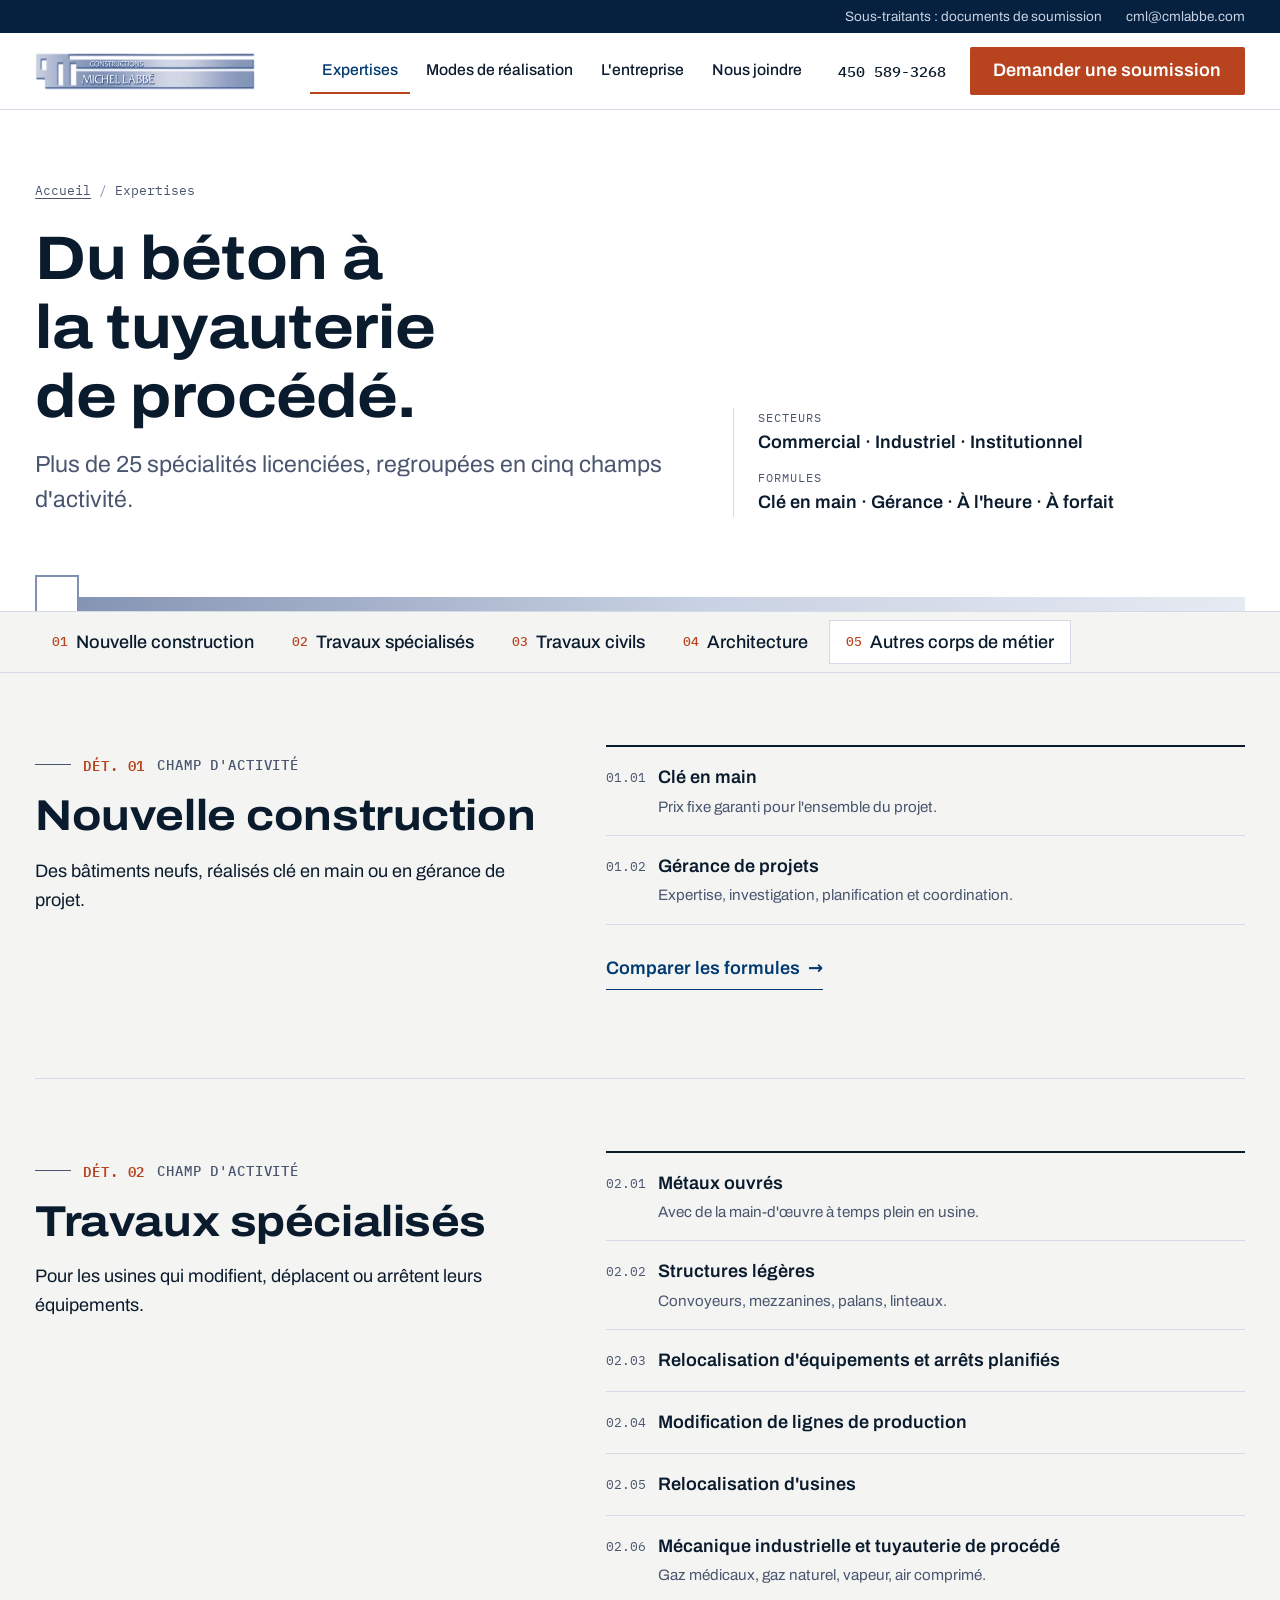
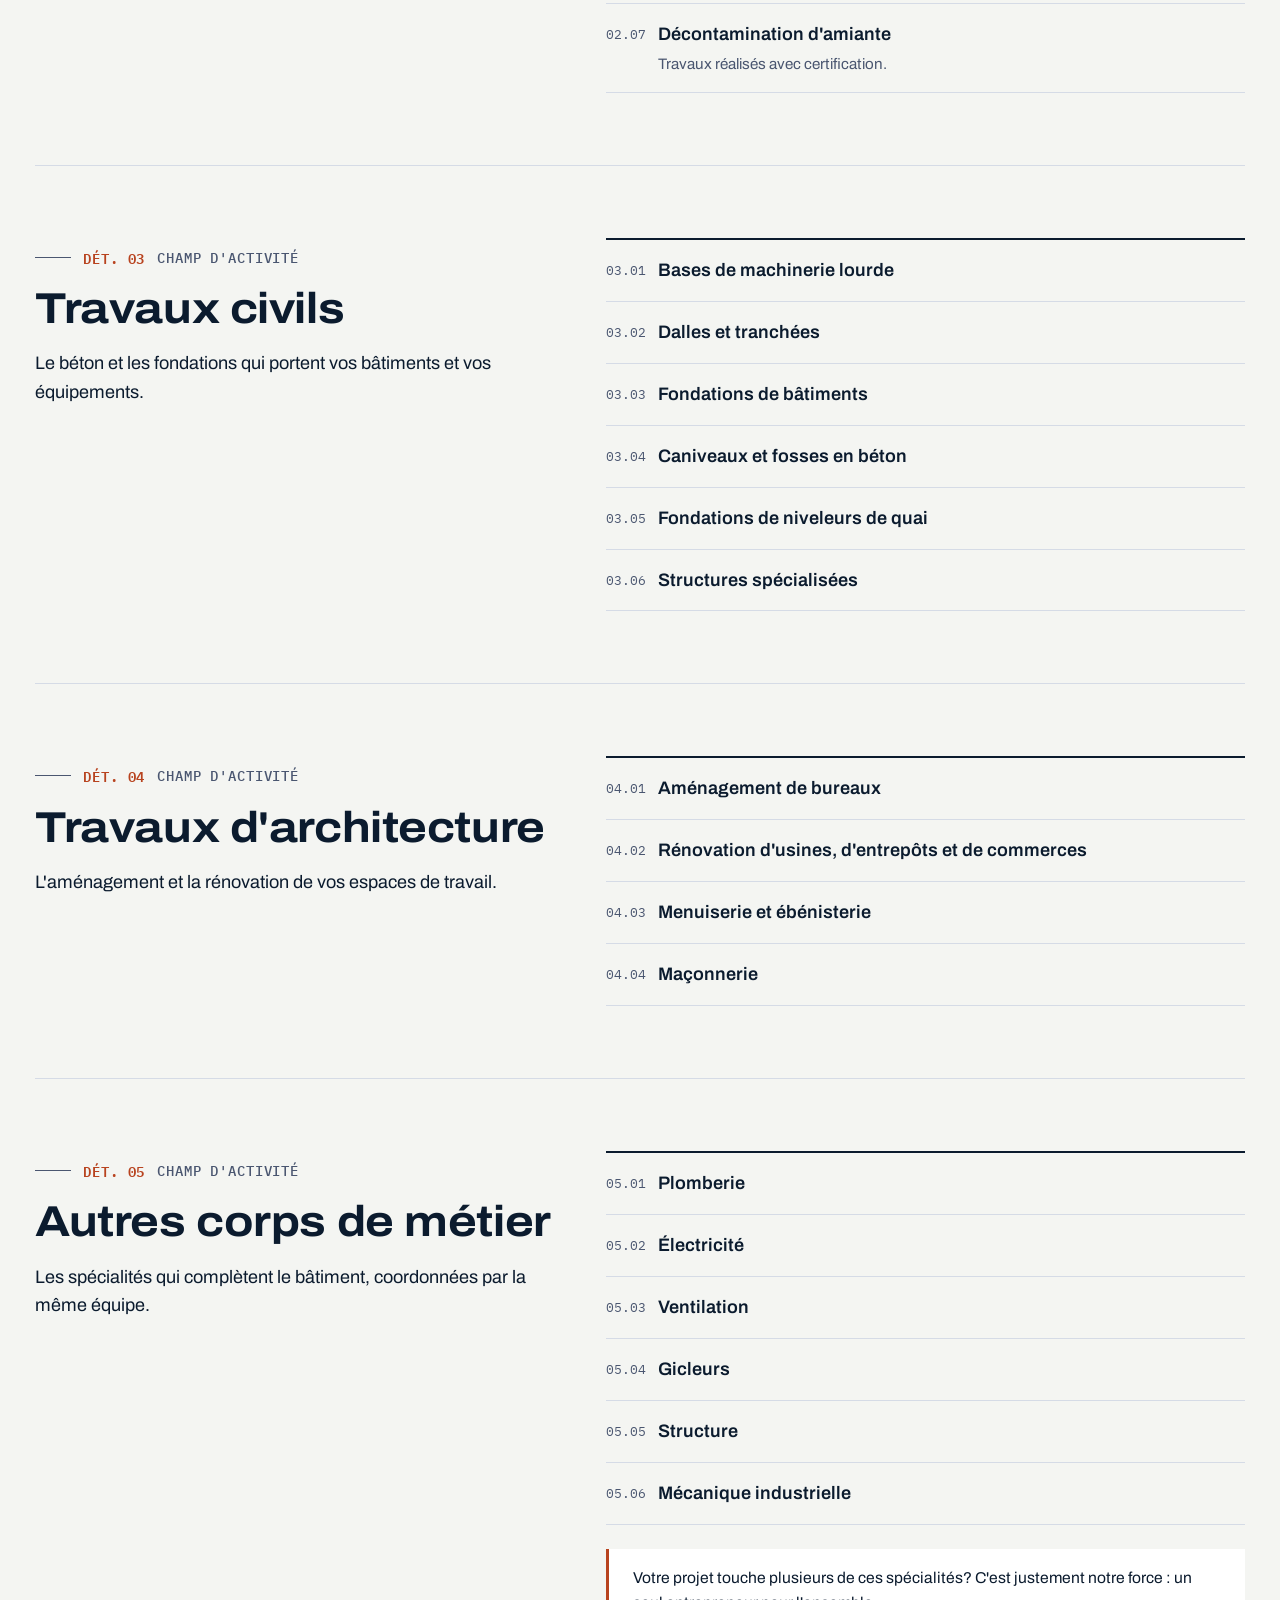
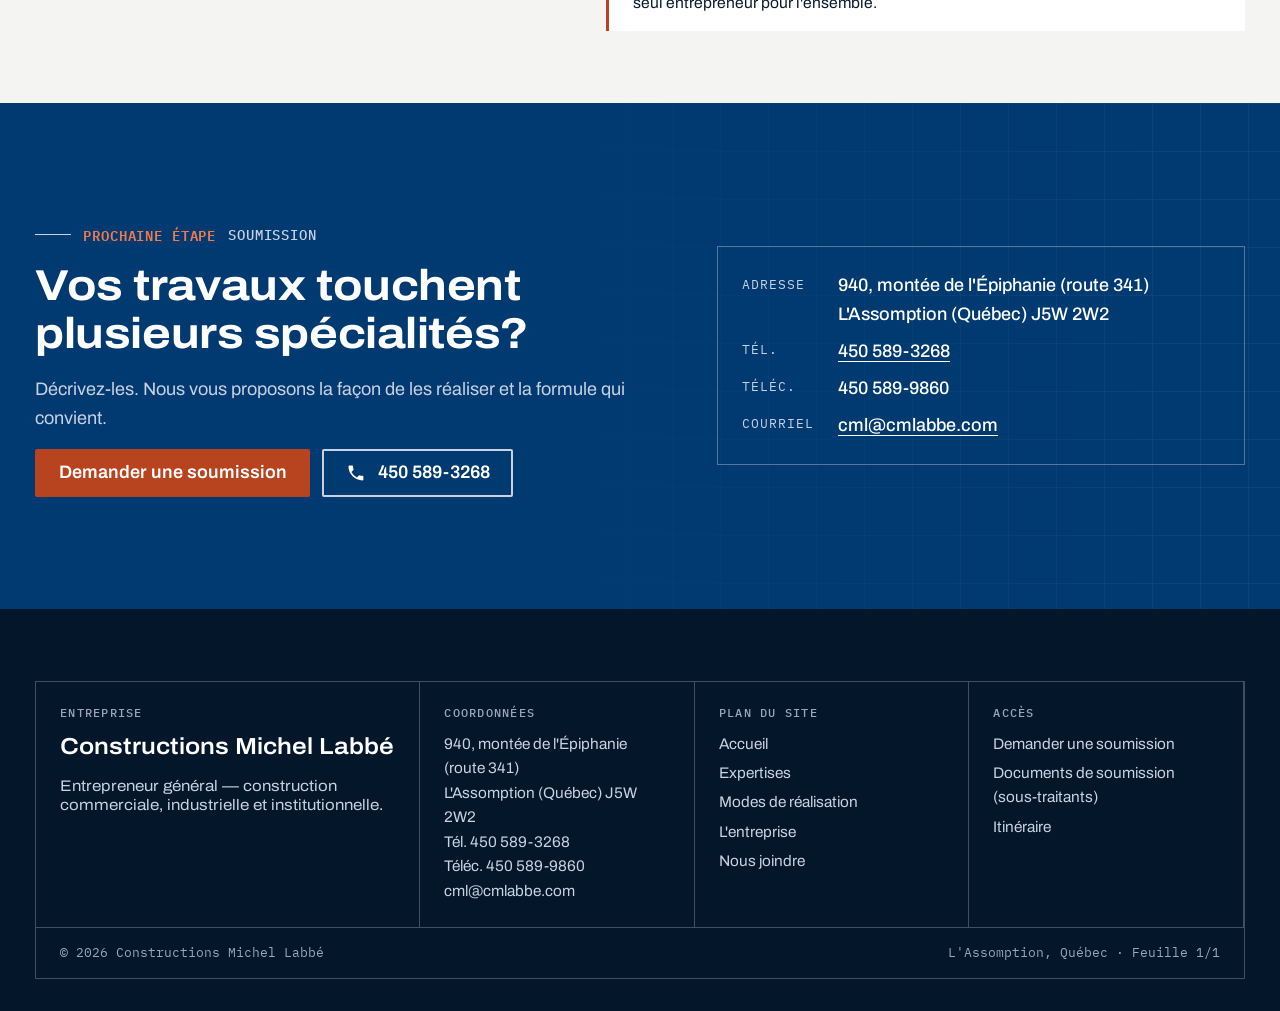
<file: expertises.html>
<!doctype html>
<html lang="fr-CA" class="no-js">
<head>
<meta charset="utf-8">
<meta name="viewport" content="width=device-width, initial-scale=1">
<title>Expertises | Constructions Michel Labbé</title>
<meta name="description" content="Nouvelle construction, travaux spécialisés en usine, travaux civils, architecture et autres corps de métier. Plus de 25 spécialités licenciées, à L'Assomption.">
<link rel="canonical" href="https://www.cmlabbe.com/expertises.html">
<meta property="og:type" content="website">
<meta property="og:locale" content="fr_CA">
<meta property="og:site_name" content="Constructions Michel Labbé">
<meta property="og:title" content="Expertises | Constructions Michel Labbé">
<meta property="og:description" content="Nouvelle construction, travaux spécialisés en usine, travaux civils, architecture et autres corps de métier. Plus de 25 spécialités licenciées, à L'Assomption.">
<meta property="og:url" content="https://www.cmlabbe.com/expertises.html">
<!-- À FOURNIR : image Open Graph 1200×630 (assets/img/og-cml.jpg), idéalement une vraie photo de chantier -->
<meta name="twitter:card" content="summary">
<meta name="theme-color" content="#013A71">
<link rel="icon" href="assets/img/favicon.svg" type="image/svg+xml">
<!-- À FOURNIR : favicon officiel (PNG 32×32 et 180×180) tiré du logo -->
<script>document.documentElement.classList.remove('no-js');</script>
<link rel="preload" href="assets/fonts/archivo-var-latin.woff2" as="font" type="font/woff2" crossorigin>
<link rel="stylesheet" href="assets/css/site.css">
<script type="application/ld+json">
{
  "@context": "https://schema.org",
  "@type": "GeneralContractor",
  "name": "Constructions Michel Labbé",
  "url": "https://www.cmlabbe.com/",
  "logo": "https://www.cmlabbe.com/assets/img/logo-cml.webp",
  "telephone": "+1-450-589-3268",
  "faxNumber": "+1-450-589-9860",
  "email": "cml@cmlabbe.com",
  "address": {
    "@type": "PostalAddress",
    "streetAddress": "940, montée de l'Épiphanie (route 341)",
    "addressLocality": "L'Assomption",
    "addressRegion": "QC",
    "postalCode": "J5W 2W2",
    "addressCountry": "CA"
  },
  "knowsAbout": [
    "Construction commerciale",
    "Construction industrielle",
    "Construction institutionnelle",
    "Travaux civils",
    "Métaux ouvrés",
    "Tuyauterie de procédé",
    "Relocalisation d'usines",
    "Aménagement de bureaux",
    "Décontamination d'amiante"
  ]
}
</script>
</head>
<body>
<a class="skip-link" href="#contenu">Aller au contenu</a>
<div class="topbar">
  <div class="wrap">
    <a href="sous-traitants.html">Sous-traitants : documents de soumission</a>
    <a href="mailto:cml@cmlabbe.com">cml@cmlabbe.com</a>
  </div>
</div>
<header class="site-header">
  <div class="wrap site-header__inner">
    <a class="brand" href="index.html" aria-label="Constructions Michel Labbé, accueil">
      <img src="assets/img/logo-cml.webp" width="400" height="70" alt="Constructions Michel Labbé">
    </a>
    <button class="nav-toggle" type="button" aria-expanded="false" aria-controls="site-nav">
      <span class="nav-toggle__bars" aria-hidden="true"></span><span class="nav-toggle__label">Menu</span>
    </button>
    <nav class="nav" id="site-nav" aria-label="Navigation principale">
      <ul class="nav__list">
          <li><a href="expertises.html" aria-current="page">Expertises</a></li>
          <li><a href="modes-de-realisation.html">Modes de réalisation</a></li>
          <li><a href="entreprise.html">L'entreprise</a></li>
          <li><a href="soumission.html">Nous joindre</a></li>
          <li class="nav__mobile-only"><a href="sous-traitants.html">Sous-traitants</a></li>
      </ul>
      <a class="nav__tel" href="tel:+14505893268">450 589-3268</a>
      <a class="btn btn--primary" href="soumission.html">Demander une soumission</a>
    </nav>
  </div>
</header>
<main id="contenu" tabindex="-1">

<section class="page-head" aria-labelledby="titre-page">
  <div class="wrap page-head__inner">
    <div>
      <nav class="breadcrumb" aria-label="Fil d'Ariane">
        <ol><li><a href="index.html">Accueil</a></li><li aria-current="page">Expertises</li></ol>
      </nav>
      <h1 id="titre-page">Du béton à la tuyauterie de procédé.</h1>
      <p class="lede">Plus de 25 spécialités licenciées, regroupées en cinq champs d'activité.</p>
    </div>
    <aside class="page-head__aside" aria-label="En bref">
      <dl>
        <div><dt>Secteurs</dt><dd>Commercial · Industriel · Institutionnel</dd></div>
        <div><dt>Formules</dt><dd>Clé en main · Gérance · À l'heure · À forfait</dd></div>
      </dl>
    </aside>
  </div>
  <div class="wrap" aria-hidden="true"><div class="profile-bar"></div></div>
</section>

<nav class="index-nav" aria-label="Champs d'activité">
  <div class="wrap">
    <ol>
      <li><a href="#nouvelle-construction"><span>01</span>Nouvelle construction</a></li>
      <li><a href="#specialises"><span>02</span>Travaux spécialisés</a></li>
      <li><a href="#civil"><span>03</span>Travaux civils</a></li>
      <li><a href="#architecture"><span>04</span>Architecture</a></li>
      <li><a href="#autres"><span>05</span>Autres corps de métier</a></li>
    </ol>
  </div>
</nav>

<!-- [CONFIRMÉ] contenu repris de cmlabbe.com/champs-d-activites -->
<div class="wrap">
    <section class="detail" id="nouvelle-construction" aria-labelledby="t-nouvelle-construction">
      <div class="detail__head">
        <p class="callout"><b>Dét. 01</b> Champ d'activité</p>
        <h2 id="t-nouvelle-construction">Nouvelle construction</h2>
        <p>Des bâtiments neufs, réalisés clé en main ou en gérance de projet.</p>
      </div>
      <div>
        <ul class="detail__list">
          <li><span>01.01</span><div><strong>Clé en main</strong><small>Prix fixe garanti pour l'ensemble du projet.</small></div></li>
          <li><span>01.02</span><div><strong>Gérance de projets</strong><small>Expertise, investigation, planification et coordination.</small></div></li>
        </ul>
        <p class="mt-5"><a class="link-arrow" href="modes-de-realisation.html">Comparer les formules</a></p>
      </div>
    </section>
    <section class="detail" id="specialises" aria-labelledby="t-specialises">
      <div class="detail__head">
        <p class="callout"><b>Dét. 02</b> Champ d'activité</p>
        <h2 id="t-specialises">Travaux spécialisés</h2>
        <p>Pour les usines qui modifient, déplacent ou arrêtent leurs équipements.</p>
      </div>
      <div>
        <ul class="detail__list">
          <li><span>02.01</span><div><strong>Métaux ouvrés</strong><small>Avec de la main-d'œuvre à temps plein en usine.</small></div></li>
          <li><span>02.02</span><div><strong>Structures légères</strong><small>Convoyeurs, mezzanines, palans, linteaux.</small></div></li>
          <li><span>02.03</span><div><strong>Relocalisation d'équipements et arrêts planifiés</strong></div></li>
          <li><span>02.04</span><div><strong>Modification de lignes de production</strong></div></li>
          <li><span>02.05</span><div><strong>Relocalisation d'usines</strong></div></li>
          <li><span>02.06</span><div><strong>Mécanique industrielle et tuyauterie de procédé</strong><small>Gaz médicaux, gaz naturel, vapeur, air comprimé.</small></div></li>
          <li><span>02.07</span><div><strong>Décontamination d'amiante</strong><small>Travaux réalisés avec certification.</small></div></li>
        </ul>
        <!-- À FOURNIR : nom exact de la certification en décontamination d'amiante -->
      </div>
    </section>
    <section class="detail" id="civil" aria-labelledby="t-civil">
      <div class="detail__head">
        <p class="callout"><b>Dét. 03</b> Champ d'activité</p>
        <h2 id="t-civil">Travaux civils</h2>
        <p>Le béton et les fondations qui portent vos bâtiments et vos équipements.</p>
      </div>
      <div>
        <ul class="detail__list">
          <li><span>03.01</span><div><strong>Bases de machinerie lourde</strong></div></li>
          <li><span>03.02</span><div><strong>Dalles et tranchées</strong></div></li>
          <li><span>03.03</span><div><strong>Fondations de bâtiments</strong></div></li>
          <li><span>03.04</span><div><strong>Caniveaux et fosses en béton</strong></div></li>
          <li><span>03.05</span><div><strong>Fondations de niveleurs de quai</strong></div></li>
          <li><span>03.06</span><div><strong>Structures spécialisées</strong></div></li>
        </ul>
      </div>
    </section>
    <section class="detail" id="architecture" aria-labelledby="t-architecture">
      <div class="detail__head">
        <p class="callout"><b>Dét. 04</b> Champ d'activité</p>
        <h2 id="t-architecture">Travaux d'architecture</h2>
        <p>L'aménagement et la rénovation de vos espaces de travail.</p>
      </div>
      <div>
        <ul class="detail__list">
          <li><span>04.01</span><div><strong>Aménagement de bureaux</strong></div></li>
          <li><span>04.02</span><div><strong>Rénovation d'usines, d'entrepôts et de commerces</strong></div></li>
          <li><span>04.03</span><div><strong>Menuiserie et ébénisterie</strong></div></li>
          <li><span>04.04</span><div><strong>Maçonnerie</strong></div></li>
        </ul>
      </div>
    </section>
    <section class="detail" id="autres" aria-labelledby="t-autres">
      <div class="detail__head">
        <p class="callout"><b>Dét. 05</b> Champ d'activité</p>
        <h2 id="t-autres">Autres corps de métier</h2>
        <p>Les spécialités qui complètent le bâtiment, coordonnées par la même équipe.</p>
      </div>
      <div>
        <ul class="detail__list">
          <li><span>05.01</span><div><strong>Plomberie</strong></div></li>
          <li><span>05.02</span><div><strong>Électricité</strong></div></li>
          <li><span>05.03</span><div><strong>Ventilation</strong></div></li>
          <li><span>05.04</span><div><strong>Gicleurs</strong></div></li>
          <li><span>05.05</span><div><strong>Structure</strong></div></li>
          <li><span>05.06</span><div><strong>Mécanique industrielle</strong></div></li>
        </ul>
        <div class="note"><p>Votre projet touche plusieurs de ces spécialités? C'est justement notre force : un seul entrepreneur pour l'ensemble.</p></div>
      </div>
    </section>
</div>

<section class="section cta-final" aria-labelledby="cta-titre">
  <div class="wrap cta-final__grid">
    <div>
      <p class="callout"><b>Prochaine étape</b> Soumission</p>
      <h2 id="cta-titre">Vos travaux touchent plusieurs spécialités?</h2>
      <p>Décrivez-les. Nous vous proposons la façon de les réaliser et la formule qui convient.</p>
      <div class="btn-row">
        <a class="btn btn--primary" href="soumission.html">Demander une soumission</a>
        <a class="btn btn--secondary" href="tel:+14505893268"><svg viewBox="0 0 24 24" aria-hidden="true" focusable="false"><path fill="currentColor" d="M6.6 10.8a15.1 15.1 0 0 0 6.6 6.6l2.2-2.2a1 1 0 0 1 1-.25 11.4 11.4 0 0 0 3.6.57 1 1 0 0 1 1 1V20a1 1 0 0 1-1 1A17 17 0 0 1 3 4a1 1 0 0 1 1-1h3.5a1 1 0 0 1 1 1c0 1.25.2 2.45.57 3.57a1 1 0 0 1-.25 1z"/></svg>450 589-3268</a>
      </div>
    </div>
    <div class="cta-final__box">
      <dl>
        <dt>Adresse</dt><dd>940, montée de l'Épiphanie (route 341)<br>L'Assomption (Québec) J5W 2W2</dd>
        <dt>Tél.</dt><dd><a href="tel:+14505893268">450 589-3268</a></dd>
        <dt>Téléc.</dt><dd>450 589-9860</dd>
        <dt>Courriel</dt><dd><a href="mailto:cml@cmlabbe.com">cml@cmlabbe.com</a></dd>
      </dl>
    </div>
  </div>
</section>
</main>
<footer class="site-footer on-dark">
  <div class="wrap">
    <div class="cartouche">
      <div class="cartouche__brand">
        <h2>Entreprise</h2>
        <p>Constructions Michel Labbé</p>
        <p class="cartouche__desc">Entrepreneur général — construction commerciale, industrielle et institutionnelle.</p>
        <!-- À FOURNIR : numéro de licence RBQ (obligatoire à afficher) -->
      </div>
      <div>
        <h2>Coordonnées</h2>
        <address>
          940, montée de l'Épiphanie (route 341)<br>L'Assomption (Québec) J5W 2W2<br>
          Tél. <a href="tel:+14505893268">450 589-3268</a><br>
          Téléc. 450 589-9860<br>
          <a href="mailto:cml@cmlabbe.com">cml@cmlabbe.com</a>
        </address>
      </div>
      <div>
        <h2>Plan du site</h2>
        <ul>
          <li><a href="index.html">Accueil</a></li>
          <li><a href="expertises.html">Expertises</a></li>
          <li><a href="modes-de-realisation.html">Modes de réalisation</a></li>
          <li><a href="entreprise.html">L'entreprise</a></li>
          <li><a href="soumission.html">Nous joindre</a></li>
        </ul>
      </div>
      <div>
        <h2>Accès</h2>
        <ul>
          <li><a href="soumission.html">Demander une soumission</a></li>
          <li><a href="sous-traitants.html">Documents de soumission (sous-traitants)</a></li>
          <li><a href="https://www.google.com/maps/search/?api=1&query=940+route+341+L%27Assomption+QC+J5W+2W2" rel="noopener" target="_blank">Itinéraire<span class="sr-only"> (s'ouvre dans un nouvel onglet)</span></a></li>
        </ul>
      </div>
      <div class="cartouche__row">
        <div>© <span data-year>2026</span> Constructions Michel Labbé</div>
        <div>L'Assomption, Québec · Feuille 1/1</div>
      </div>
    </div>
  </div>
</footer>
<div class="mobile-cta">
  <a href="tel:+14505893268"><svg viewBox="0 0 24 24" aria-hidden="true" focusable="false"><path fill="currentColor" d="M6.6 10.8a15.1 15.1 0 0 0 6.6 6.6l2.2-2.2a1 1 0 0 1 1-.25 11.4 11.4 0 0 0 3.6.57 1 1 0 0 1 1 1V20a1 1 0 0 1-1 1A17 17 0 0 1 3 4a1 1 0 0 1 1-1h3.5a1 1 0 0 1 1 1c0 1.25.2 2.45.57 3.57a1 1 0 0 1-.25 1z"/></svg>Appeler</a>
  <a href="soumission.html">Demander une soumission</a>
</div>
<script src="assets/js/site.js" defer></script>
</body>
</html>
</file>
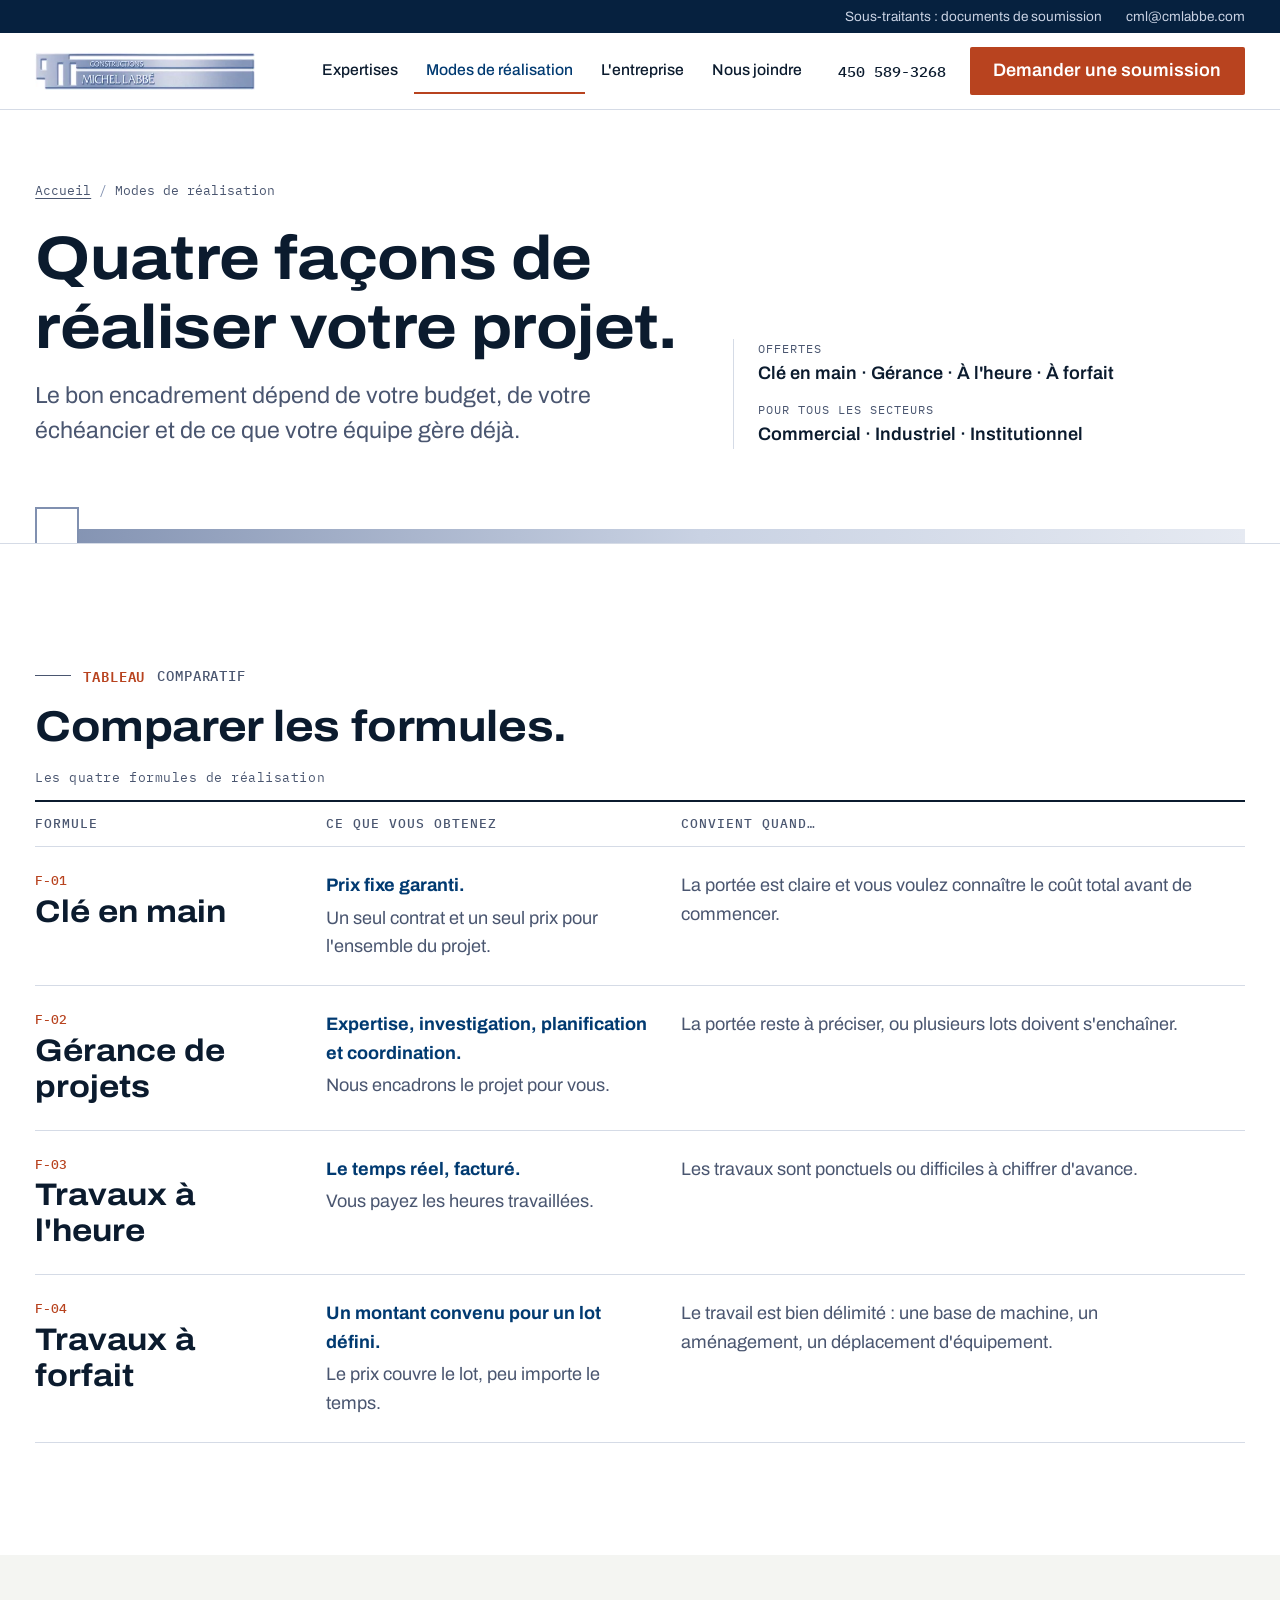
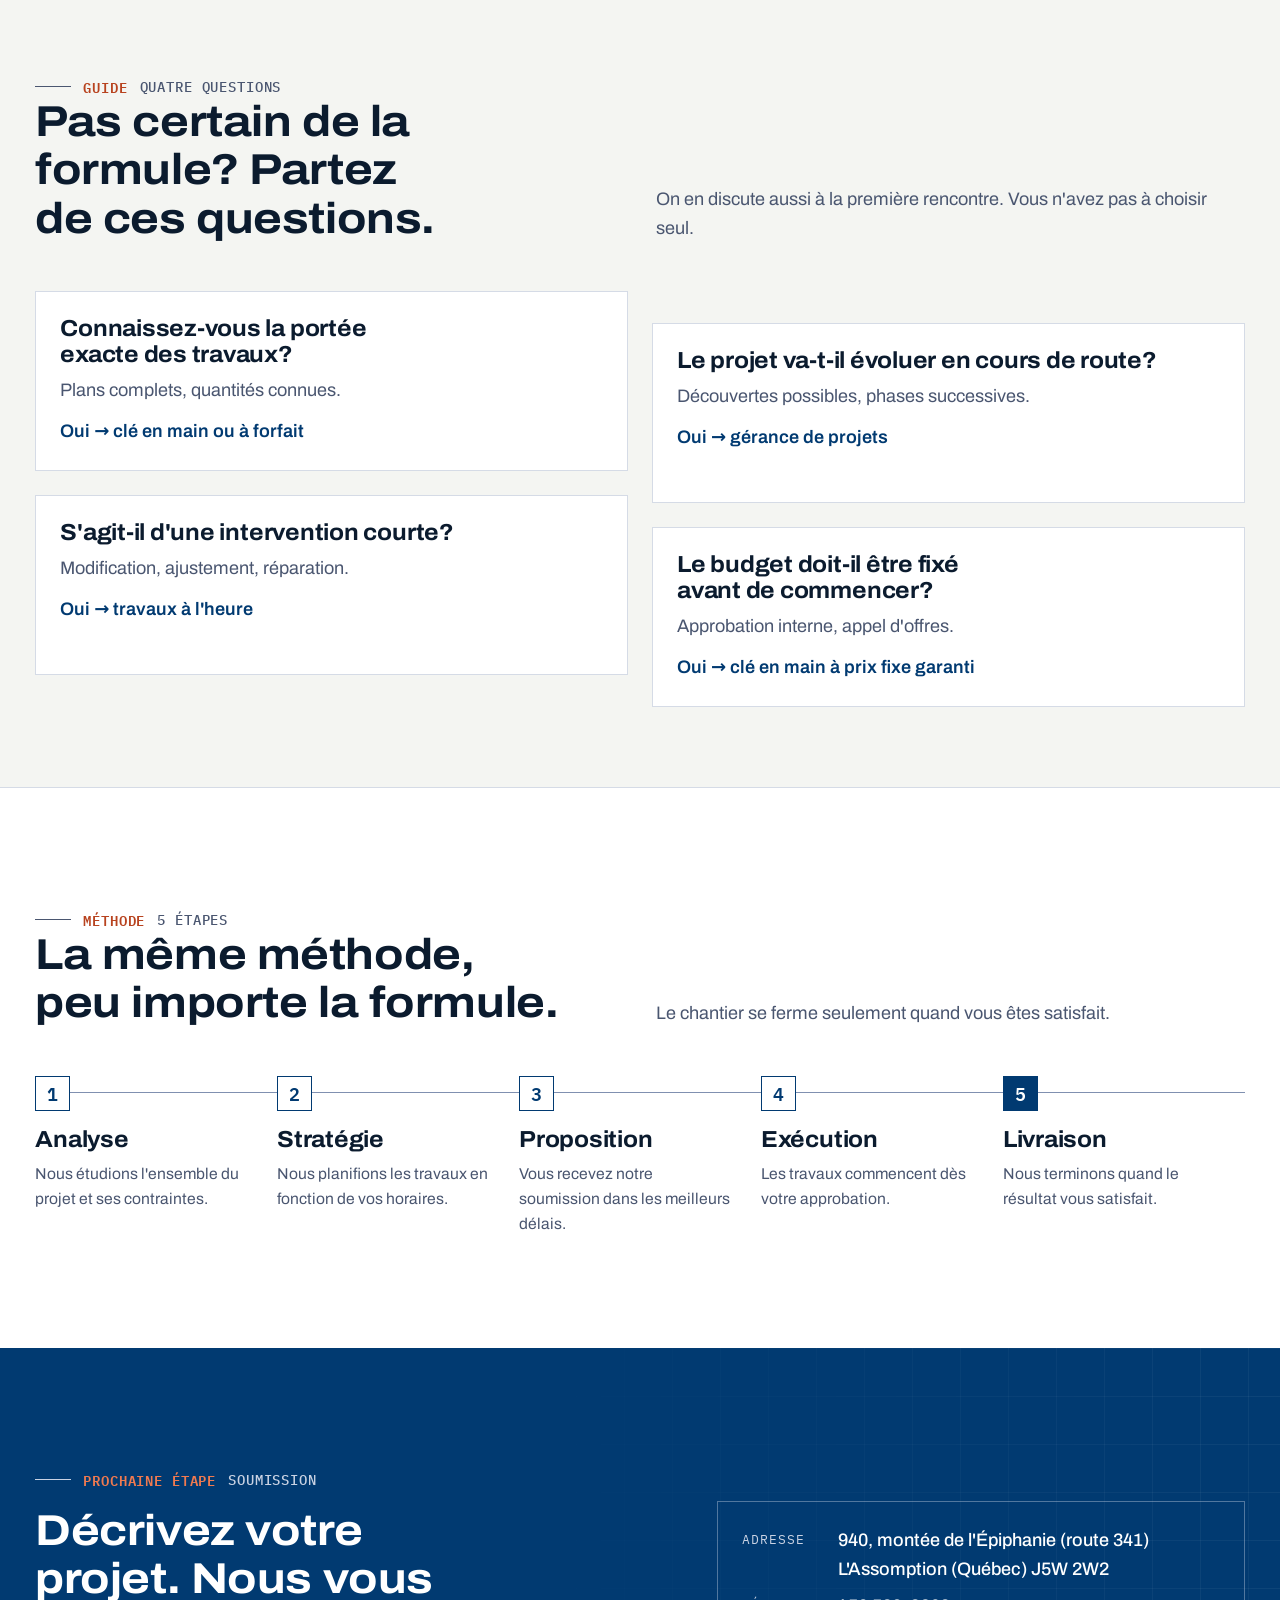
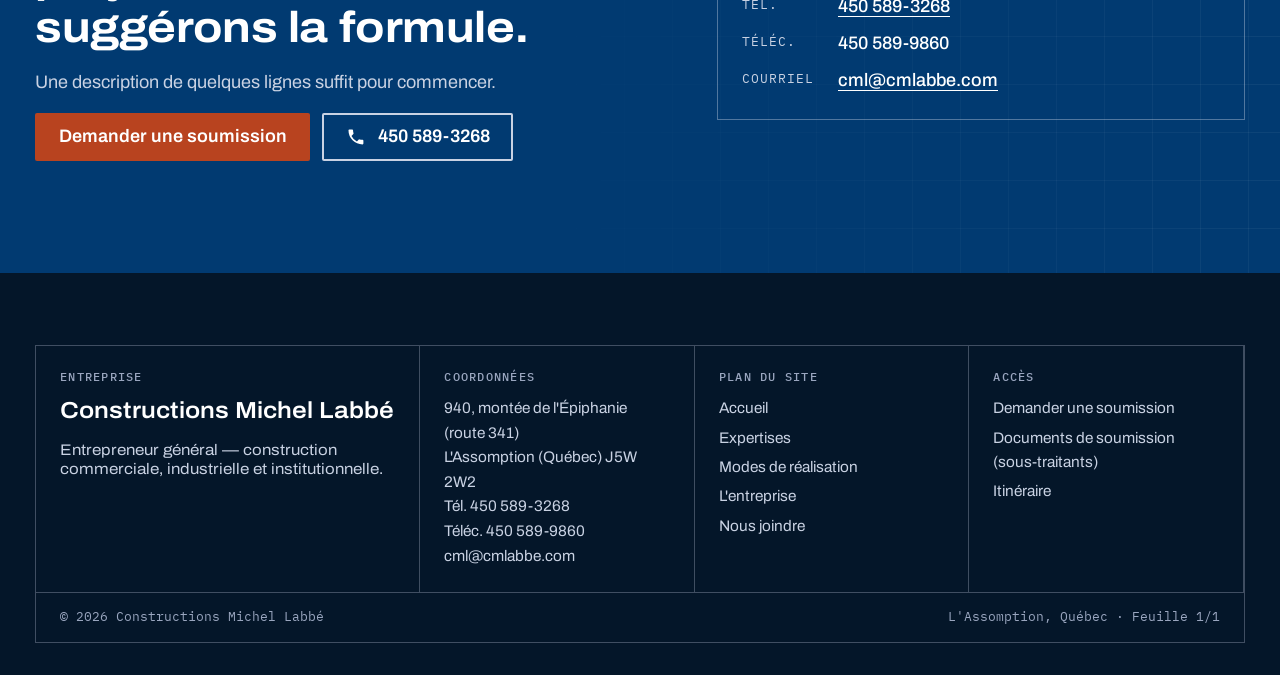
<file: modes-de-realisation.html>
<!doctype html>
<html lang="fr-CA" class="no-js">
<head>
<meta charset="utf-8">
<meta name="viewport" content="width=device-width, initial-scale=1">
<title>Clé en main, gérance, à forfait | Constructions Michel Labbé</title>
<meta name="description" content="Clé en main à prix fixe garanti, gérance de projets, travaux à l'heure ou à forfait. Comparez les quatre formules de Constructions Michel Labbé.">
<link rel="canonical" href="https://www.cmlabbe.com/modes-de-realisation.html">
<meta property="og:type" content="website">
<meta property="og:locale" content="fr_CA">
<meta property="og:site_name" content="Constructions Michel Labbé">
<meta property="og:title" content="Clé en main, gérance, à forfait | Constructions Michel Labbé">
<meta property="og:description" content="Clé en main à prix fixe garanti, gérance de projets, travaux à l'heure ou à forfait. Comparez les quatre formules de Constructions Michel Labbé.">
<meta property="og:url" content="https://www.cmlabbe.com/modes-de-realisation.html">
<!-- À FOURNIR : image Open Graph 1200×630 (assets/img/og-cml.jpg), idéalement une vraie photo de chantier -->
<meta name="twitter:card" content="summary">
<meta name="theme-color" content="#013A71">
<link rel="icon" href="assets/img/favicon.svg" type="image/svg+xml">
<!-- À FOURNIR : favicon officiel (PNG 32×32 et 180×180) tiré du logo -->
<script>document.documentElement.classList.remove('no-js');</script>
<link rel="preload" href="assets/fonts/archivo-var-latin.woff2" as="font" type="font/woff2" crossorigin>
<link rel="stylesheet" href="assets/css/site.css">
<script type="application/ld+json">
{
  "@context": "https://schema.org",
  "@type": "GeneralContractor",
  "name": "Constructions Michel Labbé",
  "url": "https://www.cmlabbe.com/",
  "logo": "https://www.cmlabbe.com/assets/img/logo-cml.webp",
  "telephone": "+1-450-589-3268",
  "faxNumber": "+1-450-589-9860",
  "email": "cml@cmlabbe.com",
  "address": {
    "@type": "PostalAddress",
    "streetAddress": "940, montée de l'Épiphanie (route 341)",
    "addressLocality": "L'Assomption",
    "addressRegion": "QC",
    "postalCode": "J5W 2W2",
    "addressCountry": "CA"
  },
  "knowsAbout": [
    "Construction commerciale",
    "Construction industrielle",
    "Construction institutionnelle",
    "Travaux civils",
    "Métaux ouvrés",
    "Tuyauterie de procédé",
    "Relocalisation d'usines",
    "Aménagement de bureaux",
    "Décontamination d'amiante"
  ]
}
</script>
</head>
<body>
<a class="skip-link" href="#contenu">Aller au contenu</a>
<div class="topbar">
  <div class="wrap">
    <a href="sous-traitants.html">Sous-traitants : documents de soumission</a>
    <a href="mailto:cml@cmlabbe.com">cml@cmlabbe.com</a>
  </div>
</div>
<header class="site-header">
  <div class="wrap site-header__inner">
    <a class="brand" href="index.html" aria-label="Constructions Michel Labbé, accueil">
      <img src="assets/img/logo-cml.webp" width="400" height="70" alt="Constructions Michel Labbé">
    </a>
    <button class="nav-toggle" type="button" aria-expanded="false" aria-controls="site-nav">
      <span class="nav-toggle__bars" aria-hidden="true"></span><span class="nav-toggle__label">Menu</span>
    </button>
    <nav class="nav" id="site-nav" aria-label="Navigation principale">
      <ul class="nav__list">
          <li><a href="expertises.html">Expertises</a></li>
          <li><a href="modes-de-realisation.html" aria-current="page">Modes de réalisation</a></li>
          <li><a href="entreprise.html">L'entreprise</a></li>
          <li><a href="soumission.html">Nous joindre</a></li>
          <li class="nav__mobile-only"><a href="sous-traitants.html">Sous-traitants</a></li>
      </ul>
      <a class="nav__tel" href="tel:+14505893268">450 589-3268</a>
      <a class="btn btn--primary" href="soumission.html">Demander une soumission</a>
    </nav>
  </div>
</header>
<main id="contenu" tabindex="-1">

<section class="page-head" aria-labelledby="titre-page">
  <div class="wrap page-head__inner">
    <div>
      <nav class="breadcrumb" aria-label="Fil d'Ariane">
        <ol><li><a href="index.html">Accueil</a></li><li aria-current="page">Modes de réalisation</li></ol>
      </nav>
      <h1 id="titre-page">Quatre façons de réaliser votre projet.</h1>
      <p class="lede">Le bon encadrement dépend de votre budget, de votre échéancier et de ce que votre équipe gère déjà.</p>
    </div>
    <aside class="page-head__aside" aria-label="En bref">
      <dl>
        <div><dt>Offertes</dt><dd>Clé en main · Gérance · À l'heure · À forfait</dd></div>
        <div><dt>Pour tous les secteurs</dt><dd>Commercial · Industriel · Institutionnel</dd></div>
      </dl>
    </aside>
  </div>
  <div class="wrap" aria-hidden="true"><div class="profile-bar"></div></div>
</section>

<!-- Colonne « Ce que vous obtenez » : [CONFIRMÉ] cmlabbe.com/projets-et-realisations
     Colonne « Convient quand » : [DÉDUIT] usages courants de chaque formule — [À VALIDER] avec l'entrepreneur -->
<section class="section section--white" aria-labelledby="titre-comparer">
  <div class="wrap">
    <p class="callout"><b>Tableau</b> Comparatif</p>
    <h2 id="titre-comparer">Comparer les formules.</h2>
    <table class="compare">
      <caption>Les quatre formules de réalisation</caption>
      <thead><tr><th scope="col">Formule</th><th scope="col">Ce que vous obtenez</th><th scope="col">Convient quand…</th></tr></thead>
      <tbody>
        <tr>
          <th scope="row"><span>F-01</span><strong>Clé en main</strong></th>
          <td data-label="Ce que vous obtenez"><strong>Prix fixe garanti.</strong>Un seul contrat et un seul prix pour l'ensemble du projet.</td>
          <td data-label="Convient quand…">La portée est claire et vous voulez connaître le coût total avant de commencer.</td>
        </tr>
        <tr>
          <th scope="row"><span>F-02</span><strong>Gérance de projets</strong></th>
          <td data-label="Ce que vous obtenez"><strong>Expertise, investigation, planification et coordination.</strong>Nous encadrons le projet pour vous.</td>
          <td data-label="Convient quand…">La portée reste à préciser, ou plusieurs lots doivent s'enchaîner.</td>
        </tr>
        <tr>
          <th scope="row"><span>F-03</span><strong>Travaux à l'heure</strong></th>
          <td data-label="Ce que vous obtenez"><strong>Le temps réel, facturé.</strong>Vous payez les heures travaillées.</td>
          <td data-label="Convient quand…">Les travaux sont ponctuels ou difficiles à chiffrer d'avance.</td>
        </tr>
        <tr>
          <th scope="row"><span>F-04</span><strong>Travaux à forfait</strong></th>
          <td data-label="Ce que vous obtenez"><strong>Un montant convenu pour un lot défini.</strong>Le prix couvre le lot, peu importe le temps.</td>
          <td data-label="Convient quand…">Le travail est bien délimité : une base de machine, un aménagement, un déplacement d'équipement.</td>
        </tr>
      </tbody>
    </table>
  </div>
</section>

<section class="section" aria-labelledby="titre-choisir">
  <div class="wrap">
    <div class="section-head">
      <div>
        <p class="callout"><b>Guide</b> Quatre questions</p>
        <h2 id="titre-choisir">Pas certain de la formule? Partez de ces questions.</h2>
      </div>
      <p>On en discute aussi à la première rencontre. Vous n'avez pas à choisir seul.</p>
    </div>
    <ul class="guide">
      <li><h3>Connaissez-vous la portée exacte des travaux?</h3><p>Plans complets, quantités connues.</p><span class="answer">Oui → clé en main ou à forfait</span></li>
      <li><h3>Le projet va-t-il évoluer en cours de route?</h3><p>Découvertes possibles, phases successives.</p><span class="answer">Oui → gérance de projets</span></li>
      <li><h3>S'agit-il d'une intervention courte?</h3><p>Modification, ajustement, réparation.</p><span class="answer">Oui → travaux à l'heure</span></li>
      <li><h3>Le budget doit-il être fixé avant de commencer?</h3><p>Approbation interne, appel d'offres.</p><span class="answer">Oui → clé en main à prix fixe garanti</span></li>
    </ul>
  </div>
</section>

<section class="section section--white section--rule" aria-labelledby="titre-methode">
  <div class="wrap">
    <div class="section-head">
      <div>
        <p class="callout"><b>Méthode</b> 5 étapes</p>
        <h2 id="titre-methode">La même méthode, peu importe la formule.</h2>
      </div>
      <p>Le chantier se ferme seulement quand vous êtes satisfait.</p>
    </div>
    <ol class="steps">
      <li><h3>Analyse</h3><p>Nous étudions l'ensemble du projet et ses contraintes.</p></li>
      <li><h3>Stratégie</h3><p>Nous planifions les travaux en fonction de vos horaires.</p></li>
      <li><h3>Proposition</h3><p>Vous recevez notre soumission dans les meilleurs délais.</p></li>
      <li><h3>Exécution</h3><p>Les travaux commencent dès votre approbation.</p></li>
      <li><h3>Livraison</h3><p>Nous terminons quand le résultat vous satisfait.</p></li>
    </ol>
  </div>
</section>

<section class="section cta-final" aria-labelledby="cta-titre">
  <div class="wrap cta-final__grid">
    <div>
      <p class="callout"><b>Prochaine étape</b> Soumission</p>
      <h2 id="cta-titre">Décrivez votre projet. Nous vous suggérons la formule.</h2>
      <p>Une description de quelques lignes suffit pour commencer.</p>
      <div class="btn-row">
        <a class="btn btn--primary" href="soumission.html">Demander une soumission</a>
        <a class="btn btn--secondary" href="tel:+14505893268"><svg viewBox="0 0 24 24" aria-hidden="true" focusable="false"><path fill="currentColor" d="M6.6 10.8a15.1 15.1 0 0 0 6.6 6.6l2.2-2.2a1 1 0 0 1 1-.25 11.4 11.4 0 0 0 3.6.57 1 1 0 0 1 1 1V20a1 1 0 0 1-1 1A17 17 0 0 1 3 4a1 1 0 0 1 1-1h3.5a1 1 0 0 1 1 1c0 1.25.2 2.45.57 3.57a1 1 0 0 1-.25 1z"/></svg>450 589-3268</a>
      </div>
    </div>
    <div class="cta-final__box">
      <dl>
        <dt>Adresse</dt><dd>940, montée de l'Épiphanie (route 341)<br>L'Assomption (Québec) J5W 2W2</dd>
        <dt>Tél.</dt><dd><a href="tel:+14505893268">450 589-3268</a></dd>
        <dt>Téléc.</dt><dd>450 589-9860</dd>
        <dt>Courriel</dt><dd><a href="mailto:cml@cmlabbe.com">cml@cmlabbe.com</a></dd>
      </dl>
    </div>
  </div>
</section>
</main>
<footer class="site-footer on-dark">
  <div class="wrap">
    <div class="cartouche">
      <div class="cartouche__brand">
        <h2>Entreprise</h2>
        <p>Constructions Michel Labbé</p>
        <p class="cartouche__desc">Entrepreneur général — construction commerciale, industrielle et institutionnelle.</p>
        <!-- À FOURNIR : numéro de licence RBQ (obligatoire à afficher) -->
      </div>
      <div>
        <h2>Coordonnées</h2>
        <address>
          940, montée de l'Épiphanie (route 341)<br>L'Assomption (Québec) J5W 2W2<br>
          Tél. <a href="tel:+14505893268">450 589-3268</a><br>
          Téléc. 450 589-9860<br>
          <a href="mailto:cml@cmlabbe.com">cml@cmlabbe.com</a>
        </address>
      </div>
      <div>
        <h2>Plan du site</h2>
        <ul>
          <li><a href="index.html">Accueil</a></li>
          <li><a href="expertises.html">Expertises</a></li>
          <li><a href="modes-de-realisation.html">Modes de réalisation</a></li>
          <li><a href="entreprise.html">L'entreprise</a></li>
          <li><a href="soumission.html">Nous joindre</a></li>
        </ul>
      </div>
      <div>
        <h2>Accès</h2>
        <ul>
          <li><a href="soumission.html">Demander une soumission</a></li>
          <li><a href="sous-traitants.html">Documents de soumission (sous-traitants)</a></li>
          <li><a href="https://www.google.com/maps/search/?api=1&query=940+route+341+L%27Assomption+QC+J5W+2W2" rel="noopener" target="_blank">Itinéraire<span class="sr-only"> (s'ouvre dans un nouvel onglet)</span></a></li>
        </ul>
      </div>
      <div class="cartouche__row">
        <div>© <span data-year>2026</span> Constructions Michel Labbé</div>
        <div>L'Assomption, Québec · Feuille 1/1</div>
      </div>
    </div>
  </div>
</footer>
<div class="mobile-cta">
  <a href="tel:+14505893268"><svg viewBox="0 0 24 24" aria-hidden="true" focusable="false"><path fill="currentColor" d="M6.6 10.8a15.1 15.1 0 0 0 6.6 6.6l2.2-2.2a1 1 0 0 1 1-.25 11.4 11.4 0 0 0 3.6.57 1 1 0 0 1 1 1V20a1 1 0 0 1-1 1A17 17 0 0 1 3 4a1 1 0 0 1 1-1h3.5a1 1 0 0 1 1 1c0 1.25.2 2.45.57 3.57a1 1 0 0 1-.25 1z"/></svg>Appeler</a>
  <a href="soumission.html">Demander une soumission</a>
</div>
<script src="assets/js/site.js" defer></script>
</body>
</html>
</file>
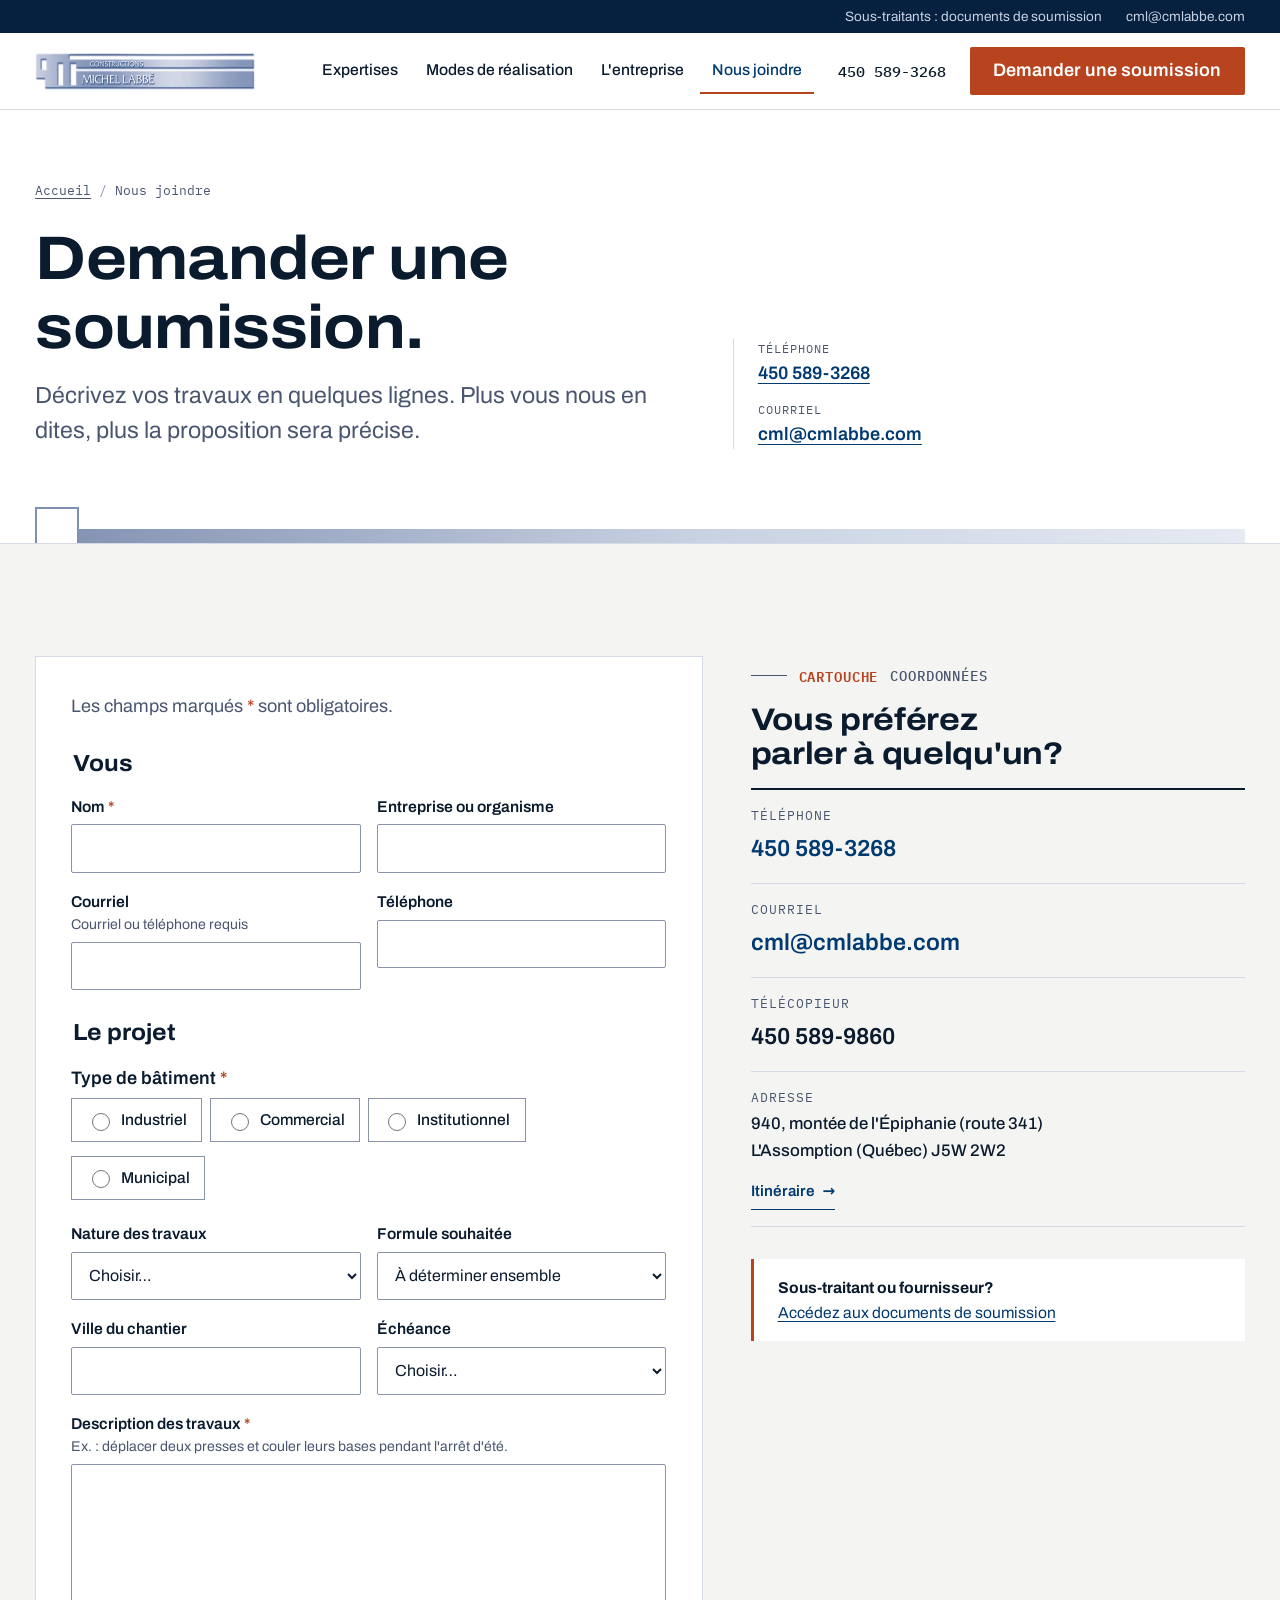
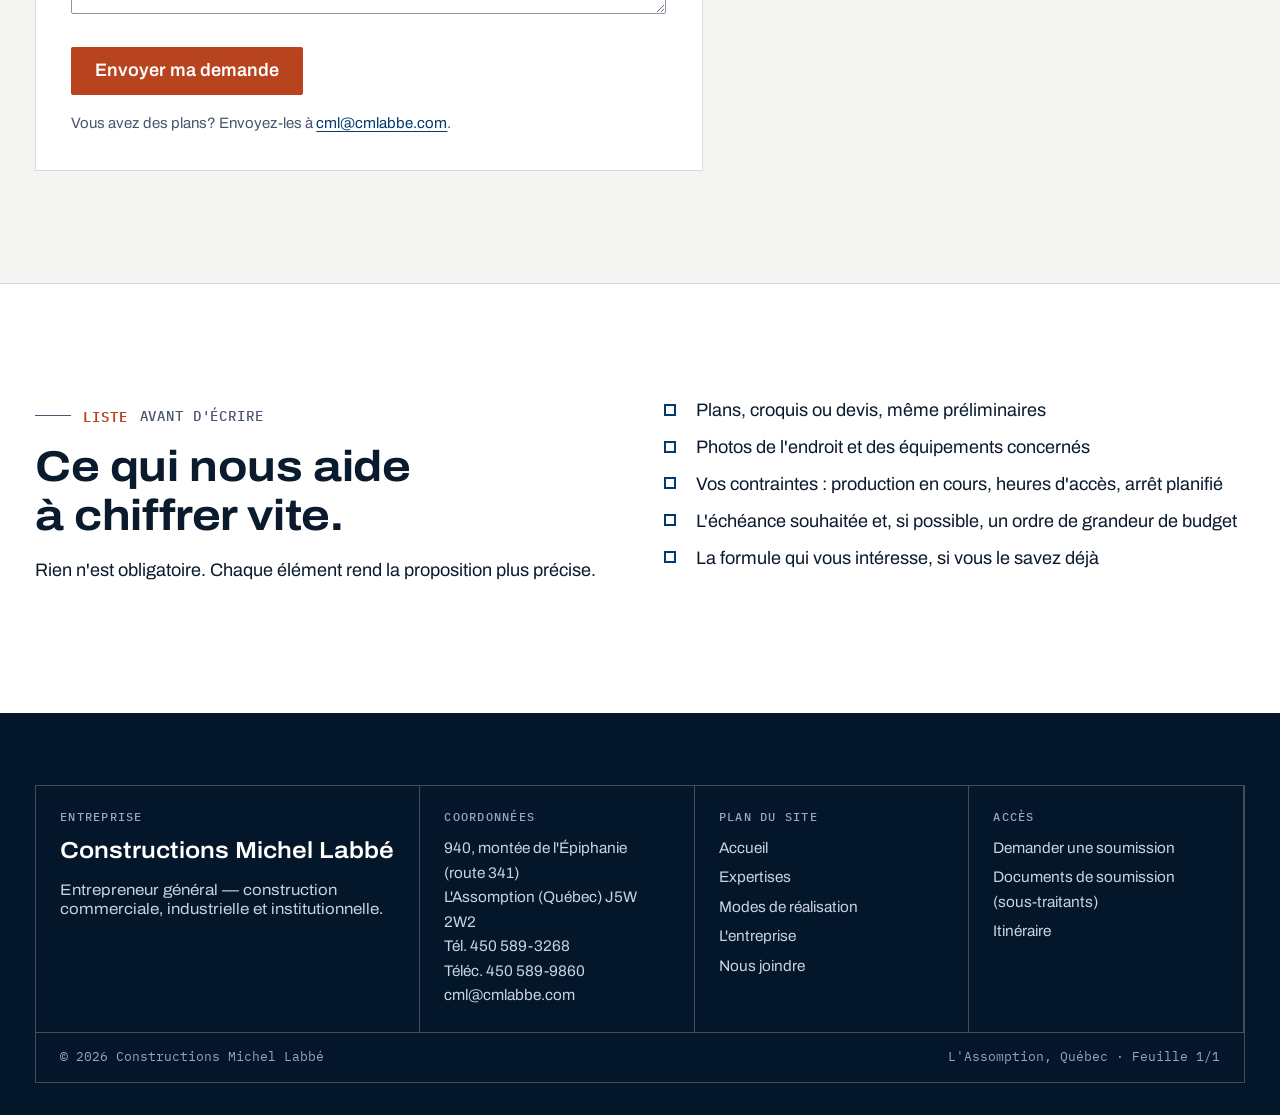
<file: soumission.html>
<!doctype html>
<html lang="fr-CA" class="no-js">
<head>
<meta charset="utf-8">
<meta name="viewport" content="width=device-width, initial-scale=1">
<title>Demander une soumission | Constructions Michel Labbé, L'Assomption</title>
<meta name="description" content="Demandez une soumission pour vos travaux commerciaux, industriels ou institutionnels. 940, route 341, L'Assomption. 450 589-3268.">
<link rel="canonical" href="https://www.cmlabbe.com/soumission.html">
<meta property="og:type" content="website">
<meta property="og:locale" content="fr_CA">
<meta property="og:site_name" content="Constructions Michel Labbé">
<meta property="og:title" content="Demander une soumission | Constructions Michel Labbé, L'Assomption">
<meta property="og:description" content="Demandez une soumission pour vos travaux commerciaux, industriels ou institutionnels. 940, route 341, L'Assomption. 450 589-3268.">
<meta property="og:url" content="https://www.cmlabbe.com/soumission.html">
<!-- À FOURNIR : image Open Graph 1200×630 (assets/img/og-cml.jpg), idéalement une vraie photo de chantier -->
<meta name="twitter:card" content="summary">
<meta name="theme-color" content="#013A71">
<link rel="icon" href="assets/img/favicon.svg" type="image/svg+xml">
<!-- À FOURNIR : favicon officiel (PNG 32×32 et 180×180) tiré du logo -->
<script>document.documentElement.classList.remove('no-js');</script>
<link rel="preload" href="assets/fonts/archivo-var-latin.woff2" as="font" type="font/woff2" crossorigin>
<link rel="stylesheet" href="assets/css/site.css">
<script type="application/ld+json">
{
  "@context": "https://schema.org",
  "@type": "GeneralContractor",
  "name": "Constructions Michel Labbé",
  "url": "https://www.cmlabbe.com/",
  "logo": "https://www.cmlabbe.com/assets/img/logo-cml.webp",
  "telephone": "+1-450-589-3268",
  "faxNumber": "+1-450-589-9860",
  "email": "cml@cmlabbe.com",
  "address": {
    "@type": "PostalAddress",
    "streetAddress": "940, montée de l'Épiphanie (route 341)",
    "addressLocality": "L'Assomption",
    "addressRegion": "QC",
    "postalCode": "J5W 2W2",
    "addressCountry": "CA"
  },
  "knowsAbout": [
    "Construction commerciale",
    "Construction industrielle",
    "Construction institutionnelle",
    "Travaux civils",
    "Métaux ouvrés",
    "Tuyauterie de procédé",
    "Relocalisation d'usines",
    "Aménagement de bureaux",
    "Décontamination d'amiante"
  ]
}
</script>
</head>
<body>
<a class="skip-link" href="#contenu">Aller au contenu</a>
<div class="topbar">
  <div class="wrap">
    <a href="sous-traitants.html">Sous-traitants : documents de soumission</a>
    <a href="mailto:cml@cmlabbe.com">cml@cmlabbe.com</a>
  </div>
</div>
<header class="site-header">
  <div class="wrap site-header__inner">
    <a class="brand" href="index.html" aria-label="Constructions Michel Labbé, accueil">
      <img src="assets/img/logo-cml.webp" width="400" height="70" alt="Constructions Michel Labbé">
    </a>
    <button class="nav-toggle" type="button" aria-expanded="false" aria-controls="site-nav">
      <span class="nav-toggle__bars" aria-hidden="true"></span><span class="nav-toggle__label">Menu</span>
    </button>
    <nav class="nav" id="site-nav" aria-label="Navigation principale">
      <ul class="nav__list">
          <li><a href="expertises.html">Expertises</a></li>
          <li><a href="modes-de-realisation.html">Modes de réalisation</a></li>
          <li><a href="entreprise.html">L'entreprise</a></li>
          <li><a href="soumission.html" aria-current="page">Nous joindre</a></li>
          <li class="nav__mobile-only"><a href="sous-traitants.html">Sous-traitants</a></li>
      </ul>
      <a class="nav__tel" href="tel:+14505893268">450 589-3268</a>
      <a class="btn btn--primary" href="soumission.html">Demander une soumission</a>
    </nav>
  </div>
</header>
<main id="contenu" tabindex="-1">

<section class="page-head" aria-labelledby="titre-page">
  <div class="wrap page-head__inner">
    <div>
      <nav class="breadcrumb" aria-label="Fil d'Ariane">
        <ol><li><a href="index.html">Accueil</a></li><li aria-current="page">Nous joindre</li></ol>
      </nav>
      <h1 id="titre-page">Demander une soumission.</h1>
      <p class="lede">Décrivez vos travaux en quelques lignes. Plus vous nous en dites, plus la proposition sera précise.</p>
    </div>
    <aside class="page-head__aside" aria-label="En bref">
      <dl>
        <div><dt>Téléphone</dt><dd><a href="tel:+14505893268">450 589-3268</a></dd></div>
        <div><dt>Courriel</dt><dd><a href="mailto:cml@cmlabbe.com">cml@cmlabbe.com</a></dd></div>
      </dl>
    </aside>
  </div>
  <div class="wrap" aria-hidden="true"><div class="profile-bar"></div></div>
</section>

<section class="section" aria-labelledby="titre-form">
  <div class="wrap form-layout">
    <!-- ENVOI : renseigner data-endpoint (ex. Formspree, Netlify Forms, Basin) pour un envoi direct.
         Sans endpoint, le formulaire ouvre le logiciel de courriel du visiteur avec la demande pré-remplie vers cml@cmlabbe.com.
         À FOURNIR : service d'envoi retenu + adresse de réception confirmée. -->
    <form class="form" data-quote-form data-endpoint="" data-mailto="cml@cmlabbe.com" action="mailto:cml@cmlabbe.com" method="post" enctype="text/plain" novalidate aria-labelledby="titre-form">
      <h2 id="titre-form" class="sr-only">Formulaire de demande de soumission</h2>
      <p class="form__intro">Les champs marqués <span class="req" aria-hidden="true">*</span><span class="sr-only">d'un astérisque</span> sont obligatoires.</p>

      <fieldset>
        <legend>Vous</legend>
        <div class="form-grid">
          <div class="field">
            <label for="f-nom">Nom <span class="req" aria-hidden="true">*</span></label>
            <input id="f-nom" name="nom" type="text" autocomplete="name" required aria-describedby="e-nom">
            <span class="field__error" id="e-nom" data-error-for="nom" aria-live="polite"></span>
          </div>
          <div class="field">
            <label for="f-org">Entreprise ou organisme</label>
            <input id="f-org" name="organisation" type="text" autocomplete="organization">
          </div>
          <div class="field">
            <label for="f-courriel">Courriel <span class="hint">Courriel ou téléphone requis</span></label>
            <input id="f-courriel" name="courriel" type="email" autocomplete="email" inputmode="email" aria-describedby="e-courriel">
            <span class="field__error" id="e-courriel" data-error-for="courriel" aria-live="polite"></span>
          </div>
          <div class="field">
            <label for="f-tel">Téléphone</label>
            <input id="f-tel" name="telephone" type="tel" autocomplete="tel" inputmode="tel" aria-describedby="e-telephone">
            <span class="field__error" id="e-telephone" data-error-for="telephone" aria-live="polite"></span>
          </div>
        </div>
      </fieldset>

      <fieldset aria-describedby="e-type">
        <legend>Le projet</legend>
        <div class="form-grid">
          <div class="field full" role="group" aria-labelledby="l-type">
            <span class="field-label" id="l-type">Type de bâtiment <span class="req" aria-hidden="true">*</span></span>
            <div class="choice">
              <label><input type="radio" name="type" value="Industriel" required> Industriel</label>
              <label><input type="radio" name="type" value="Commercial"> Commercial</label>
              <label><input type="radio" name="type" value="Institutionnel"> Institutionnel</label>
              <label><input type="radio" name="type" value="Municipal"> Municipal</label>
            </div>
            <span class="field__error" id="e-type" data-error-for="type" aria-live="polite"></span>
          </div>
          <div class="field">
            <label for="f-nature">Nature des travaux</label>
            <select id="f-nature" name="nature">
              <option value="">Choisir…</option>
              <option>Nouvelle construction</option>
              <option>Travaux spécialisés en usine</option>
              <option>Travaux civils (béton, fondations)</option>
              <option>Architecture et aménagement</option>
              <option>Plusieurs spécialités</option>
              <option>Je ne sais pas encore</option>
            </select>
          </div>
          <div class="field">
            <label for="f-formule">Formule souhaitée</label>
            <select id="f-formule" name="formule">
              <option value="">À déterminer ensemble</option>
              <option>Clé en main</option>
              <option>Gérance de projets</option>
              <option>Travaux à l'heure</option>
              <option>Travaux à forfait</option>
            </select>
          </div>
          <div class="field">
            <label for="f-ville">Ville du chantier</label>
            <input id="f-ville" name="ville" type="text" autocomplete="address-level2">
          </div>
          <div class="field">
            <label for="f-echeance">Échéance</label>
            <select id="f-echeance" name="echeance">
              <option value="">Choisir…</option>
              <option>Dès que possible</option>
              <option>D'ici 3 mois</option>
              <option>Dans 3 à 12 mois</option>
              <option>Pendant un arrêt planifié</option>
              <option>Pas encore fixée</option>
            </select>
          </div>
          <div class="field full">
            <label for="f-desc">Description des travaux <span class="req" aria-hidden="true">*</span>
              <span class="hint">Ex. : déplacer deux presses et couler leurs bases pendant l'arrêt d'été.</span></label>
            <textarea id="f-desc" name="description" required aria-describedby="e-description"></textarea>
            <span class="field__error" id="e-description" data-error-for="description" aria-live="polite"></span>
          </div>
        </div>
      </fieldset>

      <div class="hp" aria-hidden="true">
        <label for="f-site">Ne pas remplir</label>
        <input id="f-site" name="site_web" type="text" tabindex="-1" autocomplete="off">
      </div>

      <div class="form__foot">
        <button class="btn btn--primary" type="submit"><span class="spinner" aria-hidden="true"></span><span class="btn__label">Envoyer ma demande</span></button>
        <small>Vous avez des plans? Envoyez-les à <a href="mailto:cml@cmlabbe.com">cml@cmlabbe.com</a>.</small>
      </div>
      <div class="form-status" role="status" aria-live="polite" tabindex="-1"></div>
      <!-- À FOURNIR : politique de confidentialité (Loi 25) et lien sous le bouton si le formulaire envoie à un service tiers -->
    </form>

    <aside aria-labelledby="titre-coord">
      <p class="callout"><b>Cartouche</b> Coordonnées</p>
      <h2 id="titre-coord" class="h-sm">Vous préférez parler à quelqu'un?</h2>
      <div class="contact-card">
        <dl>
          <div><dt>Téléphone</dt><dd><a href="tel:+14505893268">450 589-3268</a></dd></div>
          <div><dt>Courriel</dt><dd><a href="mailto:cml@cmlabbe.com">cml@cmlabbe.com</a></dd></div>
          <div><dt>Télécopieur</dt><dd>450 589-9860</dd></div>
          <div><dt>Adresse</dt><dd class="addr">940, montée de l'Épiphanie (route 341)<br>L'Assomption (Québec) J5W 2W2<br><a class="link-arrow" href="https://www.google.com/maps/search/?api=1&query=940+route+341+L%27Assomption+QC+J5W+2W2" rel="noopener" target="_blank">Itinéraire<span class="sr-only"> (s'ouvre dans un nouvel onglet)</span></a></dd></div>
          <!-- À FOURNIR : heures d'ouverture du bureau -->
        </dl>
      </div>
      <div class="note">
        <p><strong>Sous-traitant ou fournisseur?</strong><br><a href="sous-traitants.html">Accédez aux documents de soumission</a></p>
      </div>
    </aside>
  </div>
</section>

<section class="section section--white section--rule" aria-labelledby="titre-preparer">
  <div class="wrap split">
    <div>
      <p class="callout"><b>Liste</b> Avant d'écrire</p>
      <h2 id="titre-preparer">Ce qui nous aide à chiffrer vite.</h2>
      <p>Rien n'est obligatoire. Chaque élément rend la proposition plus précise.</p>
    </div>
    <ul class="checklist">
      <li>Plans, croquis ou devis, même préliminaires</li>
      <li>Photos de l'endroit et des équipements concernés</li>
      <li>Vos contraintes : production en cours, heures d'accès, arrêt planifié</li>
      <li>L'échéance souhaitée et, si possible, un ordre de grandeur de budget</li>
      <li>La formule qui vous intéresse, si vous le savez déjà</li>
    </ul>
  </div>
</section>
</main>
<footer class="site-footer on-dark">
  <div class="wrap">
    <div class="cartouche">
      <div class="cartouche__brand">
        <h2>Entreprise</h2>
        <p>Constructions Michel Labbé</p>
        <p class="cartouche__desc">Entrepreneur général — construction commerciale, industrielle et institutionnelle.</p>
        <!-- À FOURNIR : numéro de licence RBQ (obligatoire à afficher) -->
      </div>
      <div>
        <h2>Coordonnées</h2>
        <address>
          940, montée de l'Épiphanie (route 341)<br>L'Assomption (Québec) J5W 2W2<br>
          Tél. <a href="tel:+14505893268">450 589-3268</a><br>
          Téléc. 450 589-9860<br>
          <a href="mailto:cml@cmlabbe.com">cml@cmlabbe.com</a>
        </address>
      </div>
      <div>
        <h2>Plan du site</h2>
        <ul>
          <li><a href="index.html">Accueil</a></li>
          <li><a href="expertises.html">Expertises</a></li>
          <li><a href="modes-de-realisation.html">Modes de réalisation</a></li>
          <li><a href="entreprise.html">L'entreprise</a></li>
          <li><a href="soumission.html">Nous joindre</a></li>
        </ul>
      </div>
      <div>
        <h2>Accès</h2>
        <ul>
          <li><a href="soumission.html">Demander une soumission</a></li>
          <li><a href="sous-traitants.html">Documents de soumission (sous-traitants)</a></li>
          <li><a href="https://www.google.com/maps/search/?api=1&query=940+route+341+L%27Assomption+QC+J5W+2W2" rel="noopener" target="_blank">Itinéraire<span class="sr-only"> (s'ouvre dans un nouvel onglet)</span></a></li>
        </ul>
      </div>
      <div class="cartouche__row">
        <div>© <span data-year>2026</span> Constructions Michel Labbé</div>
        <div>L'Assomption, Québec · Feuille 1/1</div>
      </div>
    </div>
  </div>
</footer>
<div class="mobile-cta">
  <a href="tel:+14505893268"><svg viewBox="0 0 24 24" aria-hidden="true" focusable="false"><path fill="currentColor" d="M6.6 10.8a15.1 15.1 0 0 0 6.6 6.6l2.2-2.2a1 1 0 0 1 1-.25 11.4 11.4 0 0 0 3.6.57 1 1 0 0 1 1 1V20a1 1 0 0 1-1 1A17 17 0 0 1 3 4a1 1 0 0 1 1-1h3.5a1 1 0 0 1 1 1c0 1.25.2 2.45.57 3.57a1 1 0 0 1-.25 1z"/></svg>Appeler</a>
  <a href="soumission.html">Demander une soumission</a>
</div>
<script src="assets/js/site.js" defer></script>
</body>
</html>
</file>
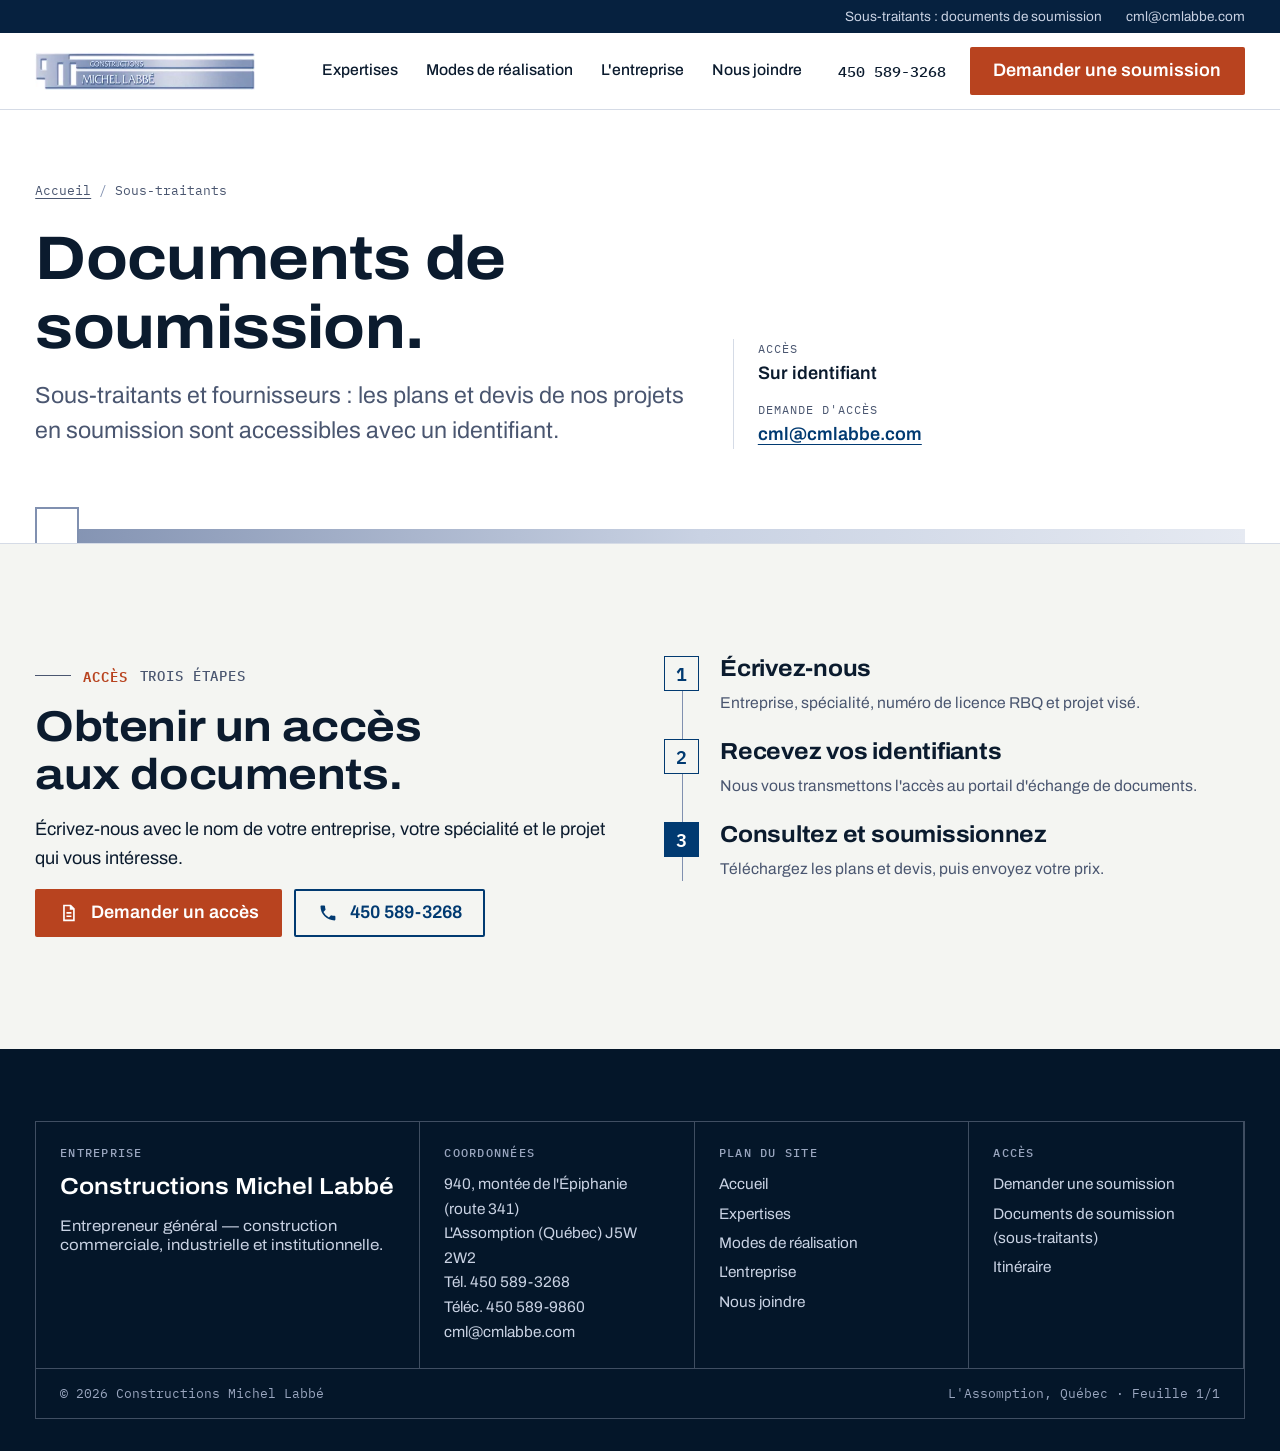
<file: sous-traitants.html>
<!doctype html>
<html lang="fr-CA" class="no-js">
<head>
<meta charset="utf-8">
<meta name="viewport" content="width=device-width, initial-scale=1">
<title>Documents de soumission | Constructions Michel Labbé</title>
<meta name="description" content="Accès aux plans et devis des projets en soumission de Constructions Michel Labbé pour les sous-traitants et fournisseurs.">
<link rel="canonical" href="https://www.cmlabbe.com/sous-traitants.html">
<meta property="og:type" content="website">
<meta property="og:locale" content="fr_CA">
<meta property="og:site_name" content="Constructions Michel Labbé">
<meta property="og:title" content="Documents de soumission | Constructions Michel Labbé">
<meta property="og:description" content="Accès aux plans et devis des projets en soumission de Constructions Michel Labbé pour les sous-traitants et fournisseurs.">
<meta property="og:url" content="https://www.cmlabbe.com/sous-traitants.html">
<!-- À FOURNIR : image Open Graph 1200×630 (assets/img/og-cml.jpg), idéalement une vraie photo de chantier -->
<meta name="twitter:card" content="summary">
<meta name="theme-color" content="#013A71">
<link rel="icon" href="assets/img/favicon.svg" type="image/svg+xml">
<!-- À FOURNIR : favicon officiel (PNG 32×32 et 180×180) tiré du logo -->
<script>document.documentElement.classList.remove('no-js');</script>
<link rel="preload" href="assets/fonts/archivo-var-latin.woff2" as="font" type="font/woff2" crossorigin>
<link rel="stylesheet" href="assets/css/site.css">
<script type="application/ld+json">
{
  "@context": "https://schema.org",
  "@type": "GeneralContractor",
  "name": "Constructions Michel Labbé",
  "url": "https://www.cmlabbe.com/",
  "logo": "https://www.cmlabbe.com/assets/img/logo-cml.webp",
  "telephone": "+1-450-589-3268",
  "faxNumber": "+1-450-589-9860",
  "email": "cml@cmlabbe.com",
  "address": {
    "@type": "PostalAddress",
    "streetAddress": "940, montée de l'Épiphanie (route 341)",
    "addressLocality": "L'Assomption",
    "addressRegion": "QC",
    "postalCode": "J5W 2W2",
    "addressCountry": "CA"
  },
  "knowsAbout": [
    "Construction commerciale",
    "Construction industrielle",
    "Construction institutionnelle",
    "Travaux civils",
    "Métaux ouvrés",
    "Tuyauterie de procédé",
    "Relocalisation d'usines",
    "Aménagement de bureaux",
    "Décontamination d'amiante"
  ]
}
</script>
</head>
<body>
<a class="skip-link" href="#contenu">Aller au contenu</a>
<div class="topbar">
  <div class="wrap">
    <a href="sous-traitants.html">Sous-traitants : documents de soumission</a>
    <a href="mailto:cml@cmlabbe.com">cml@cmlabbe.com</a>
  </div>
</div>
<header class="site-header">
  <div class="wrap site-header__inner">
    <a class="brand" href="index.html" aria-label="Constructions Michel Labbé, accueil">
      <img src="assets/img/logo-cml.webp" width="400" height="70" alt="Constructions Michel Labbé">
    </a>
    <button class="nav-toggle" type="button" aria-expanded="false" aria-controls="site-nav">
      <span class="nav-toggle__bars" aria-hidden="true"></span><span class="nav-toggle__label">Menu</span>
    </button>
    <nav class="nav" id="site-nav" aria-label="Navigation principale">
      <ul class="nav__list">
          <li><a href="expertises.html">Expertises</a></li>
          <li><a href="modes-de-realisation.html">Modes de réalisation</a></li>
          <li><a href="entreprise.html">L'entreprise</a></li>
          <li><a href="soumission.html">Nous joindre</a></li>
          <li class="nav__mobile-only"><a href="sous-traitants.html">Sous-traitants</a></li>
      </ul>
      <a class="nav__tel" href="tel:+14505893268">450 589-3268</a>
      <a class="btn btn--primary" href="soumission.html">Demander une soumission</a>
    </nav>
  </div>
</header>
<main id="contenu" tabindex="-1">

<section class="page-head" aria-labelledby="titre-page">
  <div class="wrap page-head__inner">
    <div>
      <nav class="breadcrumb" aria-label="Fil d'Ariane">
        <ol><li><a href="index.html">Accueil</a></li><li aria-current="page">Sous-traitants</li></ol>
      </nav>
      <h1 id="titre-page">Documents de soumission.</h1>
      <p class="lede">Sous-traitants et fournisseurs : les plans et devis de nos projets en soumission sont accessibles avec un identifiant.</p>
    </div>
    <aside class="page-head__aside" aria-label="En bref">
      <dl>
        <div><dt>Accès</dt><dd>Sur identifiant</dd></div>
        <div><dt>Demande d'accès</dt><dd><a href="mailto:cml@cmlabbe.com?subject=Acc%C3%A8s%20aux%20documents%20de%20soumission">cml@cmlabbe.com</a></dd></div>
      </dl>
    </aside>
  </div>
  <div class="wrap" aria-hidden="true"><div class="profile-bar"></div></div>
</section>

<!-- [CONFIRMÉ] le site actuel a un portail « Accès aux documents de soumissions » (échange de documents avec identifiant)
     À FOURNIR : adresse du portail après la migration. Le portail actuel est une fenêtre de connexion sur cmlabbe.com
     (formulaire vers /echange_document.php). Il faut le conserver ou le remplacer avant la mise en ligne.
     [DÉDUIT] étapes d'obtention d'accès ci-dessous — [À VALIDER] avec l'entreprise -->
<section class="section" aria-labelledby="titre-acces">
  <div class="wrap split">
    <div>
      <p class="callout"><b>Accès</b> Trois étapes</p>
      <h2 id="titre-acces">Obtenir un accès aux documents.</h2>
      <p>Écrivez-nous avec le nom de votre entreprise, votre spécialité et le projet qui vous intéresse.</p>
      <div class="btn-row">
        <a class="btn btn--primary" href="mailto:cml@cmlabbe.com?subject=Acc%C3%A8s%20aux%20documents%20de%20soumission"><svg viewBox="0 0 24 24" aria-hidden="true" focusable="false"><path fill="none" stroke="currentColor" stroke-width="2" d="M6 3h8l4 4v14H6zM14 3v4h4M9 12h6M9 16h6"/></svg>Demander un accès</a>
        <a class="btn btn--secondary" href="tel:+14505893268"><svg viewBox="0 0 24 24" aria-hidden="true" focusable="false"><path fill="currentColor" d="M6.6 10.8a15.1 15.1 0 0 0 6.6 6.6l2.2-2.2a1 1 0 0 1 1-.25 11.4 11.4 0 0 0 3.6.57 1 1 0 0 1 1 1V20a1 1 0 0 1-1 1A17 17 0 0 1 3 4a1 1 0 0 1 1-1h3.5a1 1 0 0 1 1 1c0 1.25.2 2.45.57 3.57a1 1 0 0 1-.25 1z"/></svg>450 589-3268</a>
      </div>
    </div>
    <ol class="steps steps--vertical">
      <li><h3>Écrivez-nous</h3><p>Entreprise, spécialité, numéro de licence RBQ et projet visé.</p></li>
      <li><h3>Recevez vos identifiants</h3><p>Nous vous transmettons l'accès au portail d'échange de documents.</p></li>
      <li><h3>Consultez et soumissionnez</h3><p>Téléchargez les plans et devis, puis envoyez votre prix.</p></li>
    </ol>
  </div>
</section>
</main>
<footer class="site-footer on-dark">
  <div class="wrap">
    <div class="cartouche">
      <div class="cartouche__brand">
        <h2>Entreprise</h2>
        <p>Constructions Michel Labbé</p>
        <p class="cartouche__desc">Entrepreneur général — construction commerciale, industrielle et institutionnelle.</p>
        <!-- À FOURNIR : numéro de licence RBQ (obligatoire à afficher) -->
      </div>
      <div>
        <h2>Coordonnées</h2>
        <address>
          940, montée de l'Épiphanie (route 341)<br>L'Assomption (Québec) J5W 2W2<br>
          Tél. <a href="tel:+14505893268">450 589-3268</a><br>
          Téléc. 450 589-9860<br>
          <a href="mailto:cml@cmlabbe.com">cml@cmlabbe.com</a>
        </address>
      </div>
      <div>
        <h2>Plan du site</h2>
        <ul>
          <li><a href="index.html">Accueil</a></li>
          <li><a href="expertises.html">Expertises</a></li>
          <li><a href="modes-de-realisation.html">Modes de réalisation</a></li>
          <li><a href="entreprise.html">L'entreprise</a></li>
          <li><a href="soumission.html">Nous joindre</a></li>
        </ul>
      </div>
      <div>
        <h2>Accès</h2>
        <ul>
          <li><a href="soumission.html">Demander une soumission</a></li>
          <li><a href="sous-traitants.html">Documents de soumission (sous-traitants)</a></li>
          <li><a href="https://www.google.com/maps/search/?api=1&query=940+route+341+L%27Assomption+QC+J5W+2W2" rel="noopener" target="_blank">Itinéraire<span class="sr-only"> (s'ouvre dans un nouvel onglet)</span></a></li>
        </ul>
      </div>
      <div class="cartouche__row">
        <div>© <span data-year>2026</span> Constructions Michel Labbé</div>
        <div>L'Assomption, Québec · Feuille 1/1</div>
      </div>
    </div>
  </div>
</footer>
<div class="mobile-cta">
  <a href="tel:+14505893268"><svg viewBox="0 0 24 24" aria-hidden="true" focusable="false"><path fill="currentColor" d="M6.6 10.8a15.1 15.1 0 0 0 6.6 6.6l2.2-2.2a1 1 0 0 1 1-.25 11.4 11.4 0 0 0 3.6.57 1 1 0 0 1 1 1V20a1 1 0 0 1-1 1A17 17 0 0 1 3 4a1 1 0 0 1 1-1h3.5a1 1 0 0 1 1 1c0 1.25.2 2.45.57 3.57a1 1 0 0 1-.25 1z"/></svg>Appeler</a>
  <a href="soumission.html">Demander une soumission</a>
</div>
<script src="assets/js/site.js" defer></script>
</body>
</html>
</file>
<file: assets/css/site.css>
/* ==========================================================================
   Constructions Michel Labbé — système « Coupe technique »
   Palette issue du logo (bleu acier), du bouton actuel (#013A71)
   et de la couleur de tuile du site actuel (#DA532C, assombrie pour AA).
   ========================================================================== */

/* Polices auto-hébergées (licence SIL OFL) — aucune requête vers un tiers (Loi 25) */
@font-face { font-family: "Archivo"; font-style: normal; font-display: swap; font-weight: 100 900; font-stretch: 62% 125%;
  src: url("../fonts/archivo-var-latin.woff2") format("woff2-variations"), url("../fonts/archivo-var-latin.woff2") format("woff2"); }
@font-face { font-family: "IBM Plex Mono"; font-style: normal; font-display: swap; font-weight: 400; src: url("../fonts/plex-mono-400.woff2") format("woff2"); }
@font-face { font-family: "IBM Plex Mono"; font-style: normal; font-display: swap; font-weight: 500; src: url("../fonts/plex-mono-500.woff2") format("woff2"); }
@font-face { font-family: "IBM Plex Mono"; font-style: normal; font-display: swap; font-weight: 600; src: url("../fonts/plex-mono-600.woff2") format("woff2"); }

:root {
  /* Couleurs */
  --paper: #F4F5F2;
  --white: #FFFFFF;
  --ink: #0B1B2E;
  --muted: #4A5670;
  --navy: #013A71;
  --navy-deep: #06213F;
  --navy-deeper: #041629;
  --steel: #8090B0;
  --steel-2: #C9D2E3;
  --steel-3: #E6EAF2;
  --line: #D5DBE6;
  --signal: #B8431F;          /* dérivé de #DA532C — 5,4:1 sur blanc */
  --signal-dark: #9A3717;
  --signal-on-dark: #F07A50;  /* 5,9:1 sur --navy-deep */
  --on-dark: #C9D2E3;
  --on-dark-muted: #9AA6BF;
  --success: #1F6B3A;
  --error: #A12020;

  /* Typographie */
  --font-sans: "Archivo", system-ui, -apple-system, "Segoe UI", Roboto, sans-serif;
  --font-mono: "IBM Plex Mono", ui-monospace, "SFMono-Regular", Menlo, monospace;
  --step--1: clamp(0.84rem, 0.82rem + 0.1vw, 0.9rem);
  --step-0: clamp(1.02rem, 0.98rem + 0.2vw, 1.13rem);
  --step-1: clamp(1.2rem, 1.1rem + 0.45vw, 1.45rem);
  --step-2: clamp(1.45rem, 1.25rem + 0.9vw, 1.95rem);
  --step-3: clamp(1.8rem, 1.45rem + 1.6vw, 2.7rem);
  --step-4: clamp(2.2rem, 1.6rem + 2.8vw, 3.9rem);

  /* Espacements */
  --space-1: 0.25rem; --space-2: 0.5rem; --space-3: 0.75rem; --space-4: 1rem;
  --space-5: 1.5rem;  --space-6: 2rem;   --space-7: 3rem;    --space-8: 4.5rem;
  --space-9: clamp(4rem, 3rem + 5vw, 7.5rem);

  /* Largeurs */
  --wrap: 76rem;
  --wrap-narrow: 46rem;
  --gutter: clamp(1rem, 0.6rem + 2vw, 2.5rem);

  /* Mouvement */
  --ease-out: cubic-bezier(0.2, 0.7, 0.2, 1);
  --ease-draw: cubic-bezier(0.65, 0, 0.35, 1);
  --dur-fast: 150ms;
  --dur-base: 260ms;
  --dur-draw: 1400ms;

  --radius: 2px;
  --header-h: 76px;
}

/* ---------- Base ---------- */
*, *::before, *::after { box-sizing: border-box; }
html { -webkit-text-size-adjust: 100%; scroll-padding-top: calc(var(--header-h) + 1rem); }
body {
  margin: 0;
  background: var(--paper);
  color: var(--ink);
  font-family: var(--font-sans);
  font-size: var(--step-0);
  line-height: 1.6;
  font-variation-settings: "wdth" 100;
  text-rendering: optimizeLegibility;
}
img, svg { display: block; max-width: 100%; }
img { height: auto; }
a { color: var(--navy); text-underline-offset: 0.2em; text-decoration-thickness: 1px; }
a:hover { color: var(--signal); }
p { margin: 0 0 var(--space-4); max-width: 65ch; }
ul, ol { margin: 0; padding: 0; }
h1, h2, h3, h4 {
  margin: 0 0 var(--space-4);
  line-height: 1.12;
  font-weight: 700;
  font-variation-settings: "wdth" 112;
  letter-spacing: -0.01em;
  text-wrap: balance;
}
h1 { font-size: var(--step-4); }
h2 { font-size: var(--step-3); }
h3 { font-size: var(--step-1); font-variation-settings: "wdth" 106; }

:focus-visible { outline: 3px solid var(--signal); outline-offset: 3px; }
.on-dark :focus-visible { outline-color: var(--signal-on-dark); }

.sr-only {
  position: absolute !important; width: 1px; height: 1px; padding: 0; margin: -1px;
  overflow: hidden; clip: rect(0 0 0 0); white-space: nowrap; border: 0;
}
.skip-link {
  position: absolute; left: var(--space-4); top: -100px; z-index: 100;
  background: var(--navy); color: var(--white); padding: var(--space-3) var(--space-4);
  font-weight: 600;
}
.skip-link:focus { top: var(--space-4); color: var(--white); }

.wrap { width: min(100% - 2 * var(--gutter), var(--wrap)); margin-inline: auto; }
.wrap--narrow { width: min(100% - 2 * var(--gutter), var(--wrap-narrow)); margin-inline: auto; }
.section { padding-block: var(--space-9); }
.section--tight { padding-block: var(--space-8); }
.section--white { background: var(--white); }
.section--rule { border-top: 1px solid var(--line); }

/* ---------- Signature : annotation technique ---------- */
.callout {
  display: inline-flex; align-items: center; gap: var(--space-3);
  font-family: var(--font-mono); font-size: var(--step--1); font-weight: 500;
  letter-spacing: 0.06em; text-transform: uppercase; color: var(--muted);
  margin: 0 0 var(--space-4);
}
.callout::before {
  content: ""; width: 2.25rem; height: 1px; background: currentColor;
  box-shadow: 0 -4px 0 -0px transparent;
}
.callout b { color: var(--signal); font-weight: 600; }
.on-dark .callout { color: var(--on-dark-muted); }
.on-dark .callout b { color: var(--signal-on-dark); }

/* Ligne de cote : séparateur avec extrémités */
.cote {
  position: relative; display: flex; align-items: center; gap: var(--space-3);
  font-family: var(--font-mono); font-size: 0.78rem; letter-spacing: 0.08em;
  text-transform: uppercase; color: var(--muted);
}
.cote::before, .cote::after { content: ""; flex: 1; height: 1px; background: var(--steel); }
.cote > span { padding-inline: var(--space-2); }
.cote-ticks { position: relative; }
.cote-ticks::before, .cote-ticks::after {
  content: ""; position: absolute; top: 50%; width: 1px; height: 14px; background: var(--steel);
  transform: translateY(-50%);
}
.cote-ticks::before { left: 0; }
.cote-ticks::after { right: 0; }

.lede { font-size: var(--step-1); line-height: 1.5; color: var(--muted); max-width: 52ch; }
.on-dark { background: var(--navy-deep); color: var(--white); }
.on-dark .lede, .on-dark p { color: var(--on-dark); }
.on-dark a { color: var(--white); }
.on-dark a:hover { color: var(--signal-on-dark); }

/* ---------- Boutons ---------- */
.btn {
  display: inline-flex; align-items: center; justify-content: center; gap: var(--space-3);
  min-height: 48px; padding: 0.7rem 1.35rem;
  font: 600 var(--step-0)/1.2 var(--font-sans);
  text-decoration: none; border: 2px solid transparent; border-radius: var(--radius);
  cursor: pointer;
  transition: background-color var(--dur-fast) ease, color var(--dur-fast) ease,
              border-color var(--dur-fast) ease, transform var(--dur-fast) ease;
}
.btn svg { width: 1.1em; height: 1.1em; flex: none; }
.btn--primary { background: var(--signal); color: var(--white); }
.btn--primary:hover { background: var(--signal-dark); color: var(--white); }
.btn--secondary { background: transparent; color: var(--navy); border-color: var(--navy); }
.btn--secondary:hover { background: var(--navy); color: var(--white); }
.on-dark .btn--secondary { color: var(--white); border-color: var(--on-dark); }
.on-dark .btn--secondary:hover { background: var(--white); color: var(--navy-deep); }
.btn:active { transform: translateY(1px); }
.btn[disabled], .btn[aria-disabled="true"] { opacity: 0.6; cursor: progress; }
.btn-row { display: flex; flex-wrap: wrap; gap: var(--space-3); }

.link-arrow {
  display: inline-flex; align-items: center; gap: var(--space-2);
  font-weight: 600; text-decoration: none; border-bottom: 1px solid currentColor;
  padding-block: 0.35rem;
}
.link-arrow::after { content: "→"; transition: transform var(--dur-fast) var(--ease-out); }
.link-arrow:hover::after { transform: translateX(4px); }

/* ---------- En-tête ---------- */
.site-header {
  position: sticky; top: 0; z-index: 50;
  background: var(--white);
  border-bottom: 1px solid var(--line);
}
.site-header__inner {
  display: flex; align-items: center; justify-content: space-between; gap: var(--space-5);
  min-height: var(--header-h);
}
.brand { display: block; flex: none; }
.brand img { width: 220px; height: auto; }
.nav { display: flex; align-items: center; gap: var(--space-5); }
.nav__list { display: flex; gap: var(--space-1); list-style: none; }
.nav__list a {
  display: block; padding: 0.6rem 0.75rem; text-decoration: none; color: var(--ink);
  font-weight: 500; font-size: 0.98rem; border-bottom: 2px solid transparent;
}
.nav__list a:hover { color: var(--navy); border-bottom-color: var(--steel); }
.nav__list a[aria-current="page"] { color: var(--navy); border-bottom-color: var(--signal); }
.nav__tel {
  font-family: var(--font-mono); font-weight: 500; font-size: 0.95rem;
  color: var(--ink); text-decoration: none; white-space: nowrap;
}
.nav__tel:hover { color: var(--signal); }
.nav-toggle {
  display: none; min-width: 48px; min-height: 48px; padding: 0 0.75rem;
  background: transparent; border: 1px solid var(--line); border-radius: var(--radius);
  font: 600 0.95rem var(--font-sans); color: var(--ink); cursor: pointer;
  align-items: center; gap: var(--space-2);
}
.nav-toggle__bars { position: relative; width: 20px; height: 2px; background: currentColor; }
.nav-toggle__bars::before, .nav-toggle__bars::after {
  content: ""; position: absolute; left: 0; width: 20px; height: 2px; background: currentColor;
  transition: transform var(--dur-base) var(--ease-out);
}
.nav-toggle__bars::before { top: -6px; }
.nav-toggle__bars::after { top: 6px; }
.nav-toggle[aria-expanded="true"] .nav-toggle__bars { background: transparent; }
.nav-toggle[aria-expanded="true"] .nav-toggle__bars::before { transform: translateY(6px) rotate(45deg); }
.nav-toggle[aria-expanded="true"] .nav-toggle__bars::after { transform: translateY(-6px) rotate(-45deg); }

.topbar {
  background: var(--navy-deep); color: var(--on-dark);
  font-size: 0.85rem;
}
.topbar .wrap { display: flex; justify-content: flex-end; gap: var(--space-5); padding-block: 0.35rem; }
.topbar a { color: var(--on-dark); text-decoration: none; }
.topbar a:hover { color: var(--white); text-decoration: underline; }

@media (max-width: 1080px) {
  .nav__tel { display: none; }
}
@media (max-width: 900px) {
  :root { --header-h: 64px; }
  .brand img { width: 176px; }
  .nav-toggle { display: inline-flex; }
  .nav {
    position: fixed; inset: var(--header-h) 0 0 0; z-index: 49;
    flex-direction: column; align-items: stretch; gap: 0;
    background: var(--white); padding: var(--space-5) var(--gutter) var(--space-7);
    overflow-y: auto;
    visibility: hidden; opacity: 0; transform: translateY(-8px);
    transition: opacity var(--dur-base) ease, transform var(--dur-base) var(--ease-out), visibility 0s linear var(--dur-base);
  }
  .nav.is-open { visibility: visible; opacity: 1; transform: none; transition-delay: 0s; }
  .nav__list { flex-direction: column; gap: 0; }
  .nav__list a { padding: 1rem 0; font-size: 1.2rem; border-bottom: 1px solid var(--line); }
  .nav__list a[aria-current="page"] { border-bottom-color: var(--line); box-shadow: inset 4px 0 0 var(--signal); padding-left: 0.9rem; }
  .nav .btn { margin-top: var(--space-5); width: 100%; }
  .nav__tel { display: block; margin-top: var(--space-5); font-size: 1.2rem; }
  .topbar { display: none; }
  body.nav-open { overflow: hidden; }
}

/* ---------- Hero (accueil) ---------- */
.hero { background: var(--white); border-bottom: 1px solid var(--line); overflow: hidden; }
.hero__grid {
  display: grid; grid-template-columns: minmax(0, 1.05fr) minmax(0, 1fr);
  gap: var(--space-7); align-items: center;
  padding-block: clamp(2.5rem, 1.5rem + 4vw, 5.5rem);
}
.hero h1 { font-size: var(--step-4); max-width: 18ch; }
.hero h1 em { font-style: normal; color: var(--navy); }
.hero__meta {
  display: flex; flex-wrap: wrap; gap: var(--space-2) var(--space-5);
  margin: var(--space-5) 0 var(--space-6); padding: 0; list-style: none;
  font-family: var(--font-mono); font-size: 0.9rem; color: var(--muted);
}
.hero__meta li { display: flex; align-items: center; gap: var(--space-2); }
.hero__meta li::before { content: ""; width: 8px; height: 8px; background: var(--signal); }
.hero__figure { position: relative; margin: 0; }
.hero__figure figcaption {
  margin-top: var(--space-3); font-family: var(--font-mono); font-size: 0.78rem;
  color: var(--muted); letter-spacing: 0.04em;
}
.blueprint-svg { width: 100%; height: auto; }
.blueprint-svg .ln { fill: none; stroke: var(--navy); stroke-width: 1.4; stroke-linecap: square; }
.blueprint-svg .ln-thin { fill: none; stroke: var(--steel); stroke-width: 0.8; }
.blueprint-svg .ln-accent { fill: none; stroke: var(--signal); stroke-width: 1.4; }
.blueprint-svg .hatch { fill: url(#hatch); stroke: var(--navy); stroke-width: 1; }
.blueprint-svg .lbl { font-family: var(--font-mono); font-size: 11px; fill: var(--muted); letter-spacing: 0.06em; }
.blueprint-svg .lbl-accent { font-family: var(--font-mono); font-size: 11px; fill: var(--signal); letter-spacing: 0.06em; }

.draw path, .draw line, .draw rect, .draw polyline, .draw circle {
  stroke-dasharray: 1; stroke-dashoffset: 1;
  animation: draw var(--dur-draw) var(--ease-draw) forwards;
}
.draw .d2 { animation-delay: 200ms; }
.draw .d3 { animation-delay: 450ms; }
.draw .d4 { animation-delay: 700ms; }
.draw .fade { opacity: 0; animation: fadein 600ms ease forwards 900ms; stroke-dasharray: none; stroke-dashoffset: 0; }
@keyframes draw { to { stroke-dashoffset: 0; } }
@keyframes fadein { to { opacity: 1; } }

@media (max-width: 860px) {
  .hero__grid { grid-template-columns: 1fr; gap: var(--space-5); }
  .hero__figure { order: 2; }
}

/* ---------- Bande de faits ---------- */
.facts { background: var(--navy-deep); color: var(--white); }
.facts__list {
  display: grid; grid-template-columns: repeat(3, minmax(0, 1fr)); list-style: none;
}
.facts__list li {
  padding: var(--space-5) var(--space-5) var(--space-5) 0;
  border-right: 1px solid rgba(201, 210, 227, 0.25);
  display: flex; align-items: baseline; gap: var(--space-3); flex-wrap: wrap;
}
.facts__list li + li { padding-left: var(--space-5); }
.facts__list li:last-child { border-right: 0; }
.facts__num { font-size: var(--step-3); font-weight: 700; font-variation-settings: "wdth" 118; line-height: 1; }
.facts__txt { color: var(--on-dark); font-size: 0.98rem; max-width: 22ch; line-height: 1.35; }
@media (max-width: 760px) {
  .facts__list { grid-template-columns: 1fr; }
  .facts__list li, .facts__list li + li { padding: var(--space-4) 0; border-right: 0; border-bottom: 1px solid rgba(201,210,227,0.25); }
  .facts__list li:last-child { border-bottom: 0; }
}

/* ---------- Nomenclature (liste type tableau de dessin) ---------- */
.schedule { border-top: 2px solid var(--ink); }
.schedule__row {
  display: grid; grid-template-columns: 5.5rem minmax(0, 1fr) minmax(0, 1.3fr) auto;
  gap: var(--space-5); align-items: start;
  padding-block: var(--space-6); border-bottom: 1px solid var(--line);
}
.schedule__ref { font-family: var(--font-mono); font-size: 0.85rem; color: var(--signal); padding-top: 0.35rem; }
.schedule__row h3 { margin: 0; font-size: var(--step-2); }
.schedule__row p { margin: 0; color: var(--muted); }
.schedule__row ul { list-style: none; display: flex; flex-wrap: wrap; gap: var(--space-2); margin-top: var(--space-3); }
.tag {
  display: inline-block; padding: 0.2rem 0.55rem; border: 1px solid var(--line);
  font-size: 0.85rem; color: var(--ink); background: var(--white);
}
.schedule__row .link-arrow { white-space: nowrap; margin-top: 0.2rem; }
@media (max-width: 860px) {
  .schedule__row { grid-template-columns: 3.5rem minmax(0, 1fr); gap: var(--space-2) var(--space-4); }
  .schedule__row > :nth-child(3), .schedule__row > :nth-child(4) { grid-column: 2; }
}

/* ---------- Section d'en-tête ---------- */
.section-head { display: grid; grid-template-columns: minmax(0, 1fr) minmax(0, 1fr); gap: var(--space-6); align-items: end; margin-bottom: var(--space-7); }
.section-head h2 { margin: 0; max-width: 20ch; }
.section-head p { margin: 0; color: var(--muted); }
.on-dark .section-head p { color: var(--on-dark); }
@media (max-width: 760px) { .section-head { grid-template-columns: 1fr; gap: var(--space-4); } }

/* ---------- Scène signature : La coupe ---------- */
.coupe { position: relative; background: var(--navy-deep); color: var(--white); }
.coupe__track { height: 260vh; position: relative; }
.coupe__sticky {
  position: sticky; top: var(--header-h);
  height: calc(100vh - var(--header-h)); min-height: 560px;
  display: grid; grid-template-columns: minmax(0, 0.8fr) minmax(0, 1.2fr);
  gap: var(--space-7); align-items: center;
}
.coupe__intro h2 { font-size: var(--step-3); max-width: 16ch; }
.coupe__steps { list-style: none; counter-reset: s; margin-top: var(--space-5); }
.coupe__steps li {
  position: relative; padding: 0.7rem 0 0.7rem 3rem;
  border-top: 1px solid rgba(201,210,227,0.18);
  color: var(--on-dark-muted);
  transition: color var(--dur-base) ease;
}
.coupe__steps li:last-child { border-bottom: 1px solid rgba(201,210,227,0.18); }
.coupe__steps li::before {
  counter-increment: s; content: "0" counter(s);
  position: absolute; left: 0; top: 0.78rem;
  font-family: var(--font-mono); font-size: 0.85rem; color: var(--on-dark-muted);
}
.coupe__steps strong { display: block; color: var(--on-dark); font-weight: 600; }
.coupe__steps span { display: block; font-size: 0.92rem; }
.coupe__steps li.is-active, .coupe__steps li.is-done { color: var(--on-dark); }
.coupe__steps li.is-active strong { color: var(--white); }
.coupe__steps li.is-active::before, .coupe__steps li.is-done::before { color: var(--signal-on-dark); }
.coupe__steps li.is-active::after {
  content: ""; position: absolute; left: -1rem; top: 0; bottom: 0; width: 3px; background: var(--signal-on-dark);
}
.coupe__outro { margin-top: var(--space-5); }
.coupe__figure { margin: 0; }
.coupe-svg { width: 100%; height: auto; max-height: calc(100vh - var(--header-h) - 3rem); }
.coupe-svg .base { fill: none; stroke: rgba(201,210,227,0.35); stroke-width: 1; }
.coupe-svg .grid line { stroke: rgba(201,210,227,0.08); stroke-width: 1; }
.coupe-svg .layer path, .coupe-svg .layer line, .coupe-svg .layer rect,
.coupe-svg .layer polyline, .coupe-svg .layer circle {
  fill: none; stroke: var(--on-dark); stroke-width: 1.6; stroke-linecap: square;
  stroke-dasharray: 1; stroke-dashoffset: calc(1 - var(--lp, 0));
}
.coupe-svg .layer .fill-hatch { fill: url(#hatch-dark); }
.coupe-svg .layer--pipes path, .coupe-svg .layer--pipes line, .coupe-svg .layer--pipes circle { stroke: var(--signal-on-dark); stroke-width: 2.2; }
.coupe-svg .layer--mep path, .coupe-svg .layer--mep line, .coupe-svg .layer--mep rect, .coupe-svg .layer--mep circle { stroke: #9CC3E6; }
.coupe-svg .layer text {
  font-family: var(--font-mono); font-size: 11px; letter-spacing: 0.06em; fill: var(--on-dark-muted);
  opacity: calc(var(--lp, 0) * 1.2 - 0.2);
}
.coupe-svg .layer.is-active text { fill: var(--white); }

/* Mobile : scène simplifiée, sans épinglage */
@media (max-width: 860px), (max-height: 560px) {
  .coupe__track { height: auto; }
  .coupe__sticky {
    position: static; height: auto; min-height: 0;
    grid-template-columns: 1fr; gap: var(--space-5); padding-block: var(--space-9);
  }
  .coupe__figure { order: -1; }
}

/* ---------- Tableau des formules ---------- */
.formulas { display: grid; grid-template-columns: repeat(4, minmax(0, 1fr)); border-top: 2px solid var(--ink); }
.formula {
  padding: var(--space-5) var(--space-5) var(--space-6) 0;
  border-right: 1px solid var(--line);
  display: flex; flex-direction: column; gap: var(--space-3);
}
.formula + .formula { padding-left: var(--space-5); }
.formula:last-child { border-right: 0; }
.formula__id { font-family: var(--font-mono); font-size: 0.82rem; color: var(--signal); letter-spacing: 0.06em; }
.formula h3 { margin: 0; font-size: var(--step-2); }
.formula__quote { font-weight: 600; color: var(--navy); margin: 0; }
.formula p { color: var(--muted); margin: 0; font-size: 0.98rem; }
.formula--lead { background: linear-gradient(180deg, var(--steel-3), transparent 70%); }
@media (max-width: 1000px) {
  .formulas { grid-template-columns: repeat(2, minmax(0, 1fr)); }
  .formula:nth-child(2) { border-right: 0; }
  .formula:nth-child(n+3) { border-top: 1px solid var(--line); }
  .formula:nth-child(3) { padding-left: 0; }
}
@media (max-width: 600px) {
  .formulas { grid-template-columns: 1fr; }
  .formula, .formula + .formula { padding: var(--space-5) 0; border-right: 0; border-top: 1px solid var(--line); }
  .formula:first-child { border-top: 0; }
  .formula--lead { padding-inline: var(--space-4) !important; }
}

/* ---------- Méthode (5 étapes) ---------- */
.steps { list-style: none; display: grid; grid-template-columns: repeat(5, minmax(0, 1fr)); gap: 0; counter-reset: st; position: relative; }
.steps::before {
  content: ""; position: absolute; left: 0; right: 0; top: 1.05rem; height: 1px; background: var(--steel);
}
.steps li { position: relative; padding: 0 var(--space-5) 0 0; counter-increment: st; }
.steps li::before {
  content: counter(st); position: relative; z-index: 1;
  display: grid; place-items: center; width: 2.2rem; height: 2.2rem; margin-bottom: var(--space-4);
  background: var(--paper); border: 1px solid var(--navy); color: var(--navy);
  font-family: var(--font-mono); font-weight: 600;
}
.section--white .steps li::before { background: var(--white); }
.steps li:last-child::before { background: var(--navy); color: var(--white); }
.steps h3 { font-size: var(--step-1); margin-bottom: var(--space-2); }
.steps p { color: var(--muted); font-size: 0.98rem; margin: 0; }
@media (max-width: 900px) {
  .steps { grid-template-columns: 1fr; gap: var(--space-5); }
  .steps::before { left: 1.1rem; right: auto; top: 0; bottom: 0; width: 1px; height: auto; }
  .steps li { padding: 0 0 0 3.5rem; }
  .steps li::before { position: absolute; left: 0; top: 0; margin: 0; }
}

/* ---------- Clients et partenaires ---------- */
.clients { display: grid; grid-template-columns: repeat(auto-fit, minmax(14rem, 1fr)); gap: var(--space-6) var(--space-7); }
.clients h3 {
  font-family: var(--font-mono); font-size: 0.82rem; font-weight: 500; letter-spacing: 0.08em;
  text-transform: uppercase; color: var(--muted); padding-bottom: var(--space-2);
  border-bottom: 1px solid var(--line); margin-bottom: var(--space-3);
}
.clients ul { list-style: none; columns: 1; }
.clients li { padding-block: 0.2rem; font-weight: 500; font-size: 1.02rem; }
.clients--compact { display: flex; flex-wrap: wrap; gap: 0.35rem 1.6rem; list-style: none; }
.clients--compact li {
  font-size: var(--step-1); font-weight: 600; font-variation-settings: "wdth" 108; color: var(--navy);
  display: inline-flex; align-items: center; gap: 1.6rem;
}
.clients--compact li:not(:last-child)::after { content: "/"; color: var(--steel); font-weight: 400; }

/* ---------- Appel final ---------- */
.cta-final { background: var(--navy); color: var(--white); position: relative; overflow: hidden; }
.cta-final__grid { display: grid; grid-template-columns: minmax(0, 1.2fr) minmax(0, 1fr); gap: var(--space-7); align-items: center; }
.cta-final h2 { max-width: 18ch; }
.cta-final p { color: var(--steel-2); }
.cta-final a:not(.btn) { color: var(--white); }
.cta-final .btn--secondary { color: var(--white); border-color: var(--steel-2); }
.cta-final .btn--secondary:hover { background: var(--white); color: var(--navy); }
.cta-final__box { border: 1px solid rgba(201,210,227,0.4); padding: var(--space-5); }
.cta-final__box dl { margin: 0; display: grid; grid-template-columns: auto 1fr; gap: var(--space-2) var(--space-5); }
.cta-final__box dt { font-family: var(--font-mono); font-size: 0.8rem; text-transform: uppercase; letter-spacing: 0.08em; color: var(--steel-2); padding-top: 0.2rem; }
.cta-final__box dd { margin: 0; font-weight: 500; }
.cta-final::after {
  content: ""; position: absolute; inset: 0; pointer-events: none;
  background-image: linear-gradient(rgba(255,255,255,0.05) 1px, transparent 1px), linear-gradient(90deg, rgba(255,255,255,0.05) 1px, transparent 1px);
  background-size: 48px 48px;
  mask-image: linear-gradient(90deg, transparent 40%, #000);
}
.cta-final .wrap { position: relative; z-index: 1; }
@media (max-width: 860px) { .cta-final__grid { grid-template-columns: 1fr; } }

/* ---------- En-tête de page intérieure (profilé) ---------- */
.page-head { background: var(--white); border-bottom: 1px solid var(--line); }
.page-head__inner { padding-block: clamp(2.5rem, 2rem + 3vw, 4.5rem) var(--space-7); display: grid; grid-template-columns: minmax(0, 1.3fr) minmax(0, 1fr); gap: var(--space-6); align-items: end; }
.page-head h1 { font-size: var(--step-4); margin-bottom: var(--space-4); max-width: 16ch; }
.page-head .lede { margin: 0; }
.breadcrumb { font-family: var(--font-mono); font-size: 0.82rem; color: var(--muted); margin-bottom: var(--space-5); }
.breadcrumb ol { list-style: none; display: flex; flex-wrap: wrap; gap: var(--space-2); }
.breadcrumb li:not(:last-child)::after { content: "/"; margin-left: var(--space-2); color: var(--steel); }
.breadcrumb a { color: var(--muted); }
.profile-bar {
  height: 14px; margin-top: var(--space-6);
  background: linear-gradient(90deg, var(--steel) 0%, var(--steel-2) 55%, var(--steel-3) 100%);
  position: relative;
}
.profile-bar::before {
  content: ""; position: absolute; left: 0; top: -22px; width: 44px; height: 36px;
  border: 2px solid var(--steel); border-bottom: 0; background: var(--white);
}
.page-head__aside { border-left: 1px solid var(--line); padding-left: var(--space-5); }
.page-head__aside dl { margin: 0; display: grid; gap: var(--space-3); }
.page-head__aside dt { font-family: var(--font-mono); font-size: 0.78rem; text-transform: uppercase; letter-spacing: 0.08em; color: var(--muted); }
.page-head__aside dd { margin: 0; font-weight: 600; }
@media (max-width: 860px) {
  .page-head__inner { grid-template-columns: 1fr; }
  .page-head__aside { border-left: 0; padding-left: 0; border-top: 1px solid var(--line); padding-top: var(--space-4); }
}

/* ---------- Index d'ancrages ---------- */
.index-nav { background: var(--paper); border-bottom: 1px solid var(--line); position: sticky; top: var(--header-h); z-index: 20; }
.index-nav ol { list-style: none; display: flex; gap: var(--space-1); overflow-x: auto; scrollbar-width: none; padding-block: var(--space-2); }
.index-nav ol::-webkit-scrollbar { display: none; }
.index-nav a {
  display: inline-flex; align-items: center; gap: var(--space-2); white-space: nowrap;
  min-height: 44px; padding: 0 var(--space-4); text-decoration: none; color: var(--ink); font-weight: 500;
  border: 1px solid transparent;
}
.index-nav a span { font-family: var(--font-mono); font-size: 0.8rem; color: var(--signal); }
.index-nav a:hover, .index-nav a.is-current { border-color: var(--line); background: var(--white); }

/* ---------- Détail d'expertise ---------- */
.detail { display: grid; grid-template-columns: minmax(0, 0.9fr) minmax(0, 1.1fr); gap: var(--space-7); padding-block: var(--space-8); border-bottom: 1px solid var(--line); }
.detail:last-of-type { border-bottom: 0; }
.detail__head { position: sticky; top: calc(var(--header-h) + 80px); align-self: start; }
.detail__head h2 { font-size: var(--step-3); }
.detail__list { list-style: none; border-top: 2px solid var(--ink); }
.detail__list li {
  display: grid; grid-template-columns: 2.5rem minmax(0, 1fr); gap: var(--space-3);
  padding-block: var(--space-4); border-bottom: 1px solid var(--line);
}
.detail__list li > span:first-child { font-family: var(--font-mono); font-size: 0.82rem; color: var(--muted); padding-top: 0.25rem; }
.detail__list strong { display: block; font-weight: 600; }
.detail__list small { display: block; color: var(--muted); font-size: 0.95rem; margin-top: 0.15rem; }
.detail--flip .detail__head { order: 0; }
.note {
  margin-top: var(--space-5); padding: var(--space-4) var(--space-5);
  border-left: 3px solid var(--signal); background: var(--white); font-size: 0.98rem;
}
.note p { margin: 0; }
@media (max-width: 860px) {
  .detail { grid-template-columns: 1fr; gap: var(--space-5); }
  .detail__head { position: static; }
}

/* ---------- Principes / engagements ---------- */
.principles { list-style: none; display: grid; grid-template-columns: repeat(2, minmax(0, 1fr)); gap: 0; border-top: 2px solid var(--ink); }
.principles li { padding: var(--space-5) var(--space-5) var(--space-5) 0; border-bottom: 1px solid var(--line); display: grid; grid-template-columns: 3rem minmax(0, 1fr); gap: var(--space-3); }
.principles li:nth-child(odd) { border-right: 1px solid var(--line); }
.principles li:nth-child(even) { padding-left: var(--space-5); }
.principles li > span { font-family: var(--font-mono); color: var(--signal); font-size: 0.85rem; padding-top: 0.3rem; }
.principles h3 { margin-bottom: var(--space-2); }
.principles p { margin: 0; color: var(--muted); }
.principles li.principles__wide { grid-column: 1 / -1; border-right: 0; }
@media (max-width: 760px) {
  .principles { grid-template-columns: 1fr; }
  .principles li, .principles li:nth-child(even) { padding: var(--space-5) 0; border-right: 0; }
}

.checklist { list-style: none; display: grid; gap: var(--space-2); }
.checklist li { display: grid; grid-template-columns: 1.5rem minmax(0, 1fr); gap: var(--space-2); }
.checklist li::before { content: ""; width: 12px; height: 12px; margin-top: 0.45rem; border: 2px solid var(--navy); }
.on-dark .checklist li::before { border-color: var(--signal-on-dark); }

.split { display: grid; grid-template-columns: minmax(0, 1fr) minmax(0, 1fr); gap: var(--space-7); align-items: start; }
@media (max-width: 860px) { .split { grid-template-columns: 1fr; gap: var(--space-5); } }

/* ---------- Formulaire ---------- */
.form-layout { display: grid; grid-template-columns: minmax(0, 1.35fr) minmax(0, 1fr); gap: var(--space-7); align-items: start; }
@media (max-width: 900px) { .form-layout { grid-template-columns: 1fr; } }
.form { background: var(--white); border: 1px solid var(--line); padding: clamp(1.25rem, 1rem + 1.5vw, 2.5rem); }
.form fieldset { border: 0; padding: 0; margin: 0 0 var(--space-5); }
.form legend { font-weight: 700; font-size: var(--step-1); margin-bottom: var(--space-3); font-variation-settings: "wdth" 106; }
.form-grid { display: grid; grid-template-columns: repeat(2, minmax(0, 1fr)); gap: var(--space-4); }
.form-grid .full { grid-column: 1 / -1; }
@media (max-width: 600px) { .form-grid { grid-template-columns: 1fr; } }
.field label { display: block; font-weight: 600; margin-bottom: 0.35rem; font-size: 0.98rem; }
.field .hint { display: block; font-weight: 400; color: var(--muted); font-size: 0.88rem; }
.field input, .field select, .field textarea {
  width: 100%; min-height: 48px; padding: 0.65rem 0.8rem;
  font: inherit; font-size: 1rem; color: var(--ink);
  background: var(--white); border: 1px solid #8A94A8; border-radius: var(--radius);
}
.field textarea { min-height: 150px; resize: vertical; }
.field input:focus, .field select:focus, .field textarea:focus { border-color: var(--navy); outline: 3px solid rgba(1,58,113,0.25); outline-offset: 0; }
.field [aria-invalid="true"] { border-color: var(--error); border-width: 2px; }
.field__error { display: block; color: var(--error); font-size: 0.9rem; margin-top: 0.3rem; font-weight: 500; }
.field__error:empty { display: none; }
.req { color: var(--signal); }
.choice { display: flex; flex-wrap: wrap; gap: var(--space-2); }
.choice label {
  display: inline-flex; align-items: center; gap: var(--space-2); min-height: 44px;
  padding: 0.45rem 0.9rem; border: 1px solid #8A94A8; background: var(--white); cursor: pointer; font-weight: 500;
}
.choice input { width: 18px; height: 18px; min-height: 0; accent-color: var(--navy); }
.choice label:has(input:checked) { border-color: var(--navy); box-shadow: inset 0 0 0 1px var(--navy); background: var(--steel-3); }
.form__foot { display: flex; flex-wrap: wrap; align-items: center; gap: var(--space-4); margin-top: var(--space-5); }
.form__foot small { color: var(--muted); }
.form-status { margin-top: var(--space-5); padding: var(--space-4) var(--space-5); border-left: 4px solid; display: none; }
.form-status.is-visible { display: block; }
.form-status--success { border-color: var(--success); background: #EAF4EE; color: #103D20; }
.form-status--error { border-color: var(--error); background: #FBECEC; color: #5C1010; }
.form-status--info { border-color: var(--navy); background: var(--steel-3); color: var(--ink); }
.form-status p { margin: 0.25rem 0 0; }
.spinner { width: 1em; height: 1em; border: 2px solid rgba(255,255,255,0.4); border-top-color: #fff; border-radius: 50%; animation: spin 0.8s linear infinite; display: none; }
.is-loading .spinner { display: inline-block; }
@keyframes spin { to { transform: rotate(360deg); } }
.hp { position: absolute; left: -10000px; width: 1px; height: 1px; overflow: hidden; }

.contact-card { border-top: 2px solid var(--ink); }
.contact-card dl { margin: 0; }
.contact-card div { padding-block: var(--space-4); border-bottom: 1px solid var(--line); }
.contact-card dt { font-family: var(--font-mono); font-size: 0.8rem; text-transform: uppercase; letter-spacing: 0.08em; color: var(--muted); }
.contact-card dd { margin: 0.2rem 0 0; font-size: var(--step-1); font-weight: 600; }
.contact-card dd a { text-decoration: none; }
.contact-card dd a:hover { text-decoration: underline; }

/* ---------- Pied de page : cartouche ---------- */
.site-footer { background: var(--navy-deeper); color: var(--on-dark); padding-block: var(--space-8) var(--space-6); font-size: 0.96rem; }
.site-footer a { color: var(--on-dark); text-decoration: none; }
.site-footer a:hover { color: var(--white); text-decoration: underline; }
.cartouche {
  display: grid; grid-template-columns: 1.4fr 1fr 1fr 1fr;
  border: 1px solid rgba(201,210,227,0.3);
}
.cartouche > div { padding: var(--space-5); border-right: 1px solid rgba(201,210,227,0.3); }
.cartouche > div:last-child { border-right: 0; }
.cartouche h2 { font-family: var(--font-mono); font-weight: 500; font-size: 0.78rem; letter-spacing: 0.1em; text-transform: uppercase; color: var(--on-dark-muted); margin-bottom: var(--space-3); }
.cartouche ul { list-style: none; display: grid; gap: 0.3rem; }
.cartouche address { font-style: normal; }
.cartouche__brand p { color: var(--white); font-weight: 600; font-size: var(--step-1); font-variation-settings: "wdth" 110; line-height: 1.25; }
.cartouche__row {
  grid-column: 1 / -1; display: flex; flex-wrap: wrap; justify-content: space-between; gap: var(--space-3);
  border-top: 1px solid rgba(201,210,227,0.3); font-family: var(--font-mono); font-size: 0.8rem; color: var(--on-dark-muted);
}
.cartouche__row > div { padding: 0; }
@media (max-width: 900px) {
  .cartouche { grid-template-columns: 1fr 1fr; }
  .cartouche > div:nth-child(2) { border-right: 0; }
  .cartouche > div:nth-child(n+3) { border-top: 1px solid rgba(201,210,227,0.3); }
}
@media (max-width: 560px) {
  .cartouche { grid-template-columns: 1fr; }
  .cartouche > div { border-right: 0; border-top: 1px solid rgba(201,210,227,0.3); }
  .cartouche > div:first-child { border-top: 0; }
}

/* ---------- Barre d'action mobile ---------- */
.mobile-cta { display: none; }
@media (max-width: 760px) {
  .mobile-cta {
    display: grid; grid-template-columns: 1fr 1.4fr; gap: 1px;
    position: fixed; left: 0; right: 0; bottom: 0; z-index: 40;
    background: var(--line);
    padding-bottom: env(safe-area-inset-bottom);
    box-shadow: 0 -4px 16px rgba(4,22,41,0.12);
  }
  .mobile-cta a {
    display: flex; align-items: center; justify-content: center; gap: var(--space-2);
    min-height: 56px; font-weight: 600; text-decoration: none;
  }
  .mobile-cta a:first-child { background: var(--white); color: var(--navy); }
  .mobile-cta a:last-child { background: var(--signal); color: var(--white); }
  .mobile-cta svg { width: 1.1em; height: 1.1em; }
  body { padding-bottom: 56px; }
  body.nav-open .mobile-cta { display: none; }
}

/* ---------- 404 ---------- */
.notfound { min-height: 60vh; display: grid; align-items: center; }
.notfound__code { font-family: var(--font-mono); color: var(--signal); font-size: var(--step-1); }

/* ---------- Réduction des mouvements ---------- */
@media (prefers-reduced-motion: reduce) {
  *, *::before, *::after { animation-duration: 0.001ms !important; animation-iteration-count: 1 !important; transition-duration: 0.001ms !important; scroll-behavior: auto !important; }
  .draw path, .draw line, .draw rect, .draw polyline, .draw circle { stroke-dasharray: none; stroke-dashoffset: 0; animation: none; }
  .draw .fade { opacity: 1; animation: none; }
  .coupe__track { height: auto; }
  .coupe__sticky { position: static; height: auto; min-height: 0; padding-block: var(--space-9); }
  .coupe-svg .layer path, .coupe-svg .layer line, .coupe-svg .layer rect,
  .coupe-svg .layer polyline, .coupe-svg .layer circle { stroke-dasharray: none; stroke-dashoffset: 0; }
  .coupe-svg .layer text { opacity: 1; }
  .coupe__steps li { color: var(--on-dark); }
  .coupe__steps li::before { color: var(--signal-on-dark); }
}
@media (prefers-reduced-motion: no-preference) { html { scroll-behavior: smooth; } }

/* Sans JS : afficher l'état final de la coupe */
.no-js .coupe__track { height: auto; }
.no-js .coupe__sticky { position: static; height: auto; padding-block: var(--space-9); }
.no-js .coupe-svg .layer * { stroke-dasharray: none !important; stroke-dashoffset: 0 !important; }
.no-js .coupe-svg .layer text { opacity: 1; }

@media print {
  .site-header, .mobile-cta, .index-nav, .coupe__track { position: static; }
  .coupe__track { height: auto; }
  .nav-toggle, .mobile-cta { display: none; }
}

/* ---------- Tableau comparatif des formules ---------- */
.compare { width: 100%; border-collapse: collapse; border-top: 2px solid var(--ink); }
.compare caption { text-align: left; font-family: var(--font-mono); font-size: 0.82rem; color: var(--muted); padding-bottom: var(--space-3); letter-spacing: 0.04em; }
.compare th, .compare td { text-align: left; vertical-align: top; padding: var(--space-5) var(--space-5) var(--space-5) 0; border-bottom: 1px solid var(--line); }
.compare thead th { font-family: var(--font-mono); font-weight: 500; font-size: 0.8rem; text-transform: uppercase; letter-spacing: 0.08em; color: var(--muted); padding-block: var(--space-3); }
.compare tbody th { width: 24%; }
.compare tbody th span { display: block; font-family: var(--font-mono); font-size: 0.8rem; color: var(--signal); font-weight: 500; margin-bottom: 0.2rem; }
.compare tbody th strong { font-size: var(--step-2); font-variation-settings: "wdth" 110; line-height: 1.15; display: block; }
.compare td { color: var(--muted); }
.compare td strong { color: var(--navy); display: block; margin-bottom: 0.2rem; }
.compare ul { padding-left: 1.1rem; }
@media (max-width: 760px) {
  .compare thead { position: absolute; width: 1px; height: 1px; overflow: hidden; clip: rect(0 0 0 0); }
  .compare, .compare tbody, .compare tr, .compare th, .compare td { display: block; width: 100%; }
  .compare tr { padding-block: var(--space-4); border-bottom: 1px solid var(--line); }
  .compare th, .compare td { border: 0; padding: var(--space-2) 0; }
  .compare tbody th { width: 100%; }
  .compare td::before { content: attr(data-label); display: block; font-family: var(--font-mono); font-size: 0.75rem; text-transform: uppercase; letter-spacing: 0.08em; color: var(--muted); margin-bottom: 0.15rem; }
}

.guide { list-style: none; display: grid; grid-template-columns: repeat(2, minmax(0, 1fr)); gap: var(--space-5); }
.guide li { background: var(--white); border: 1px solid var(--line); padding: var(--space-5); }
.guide li:nth-child(2) { transform: translateY(var(--space-6)); }
.guide li:nth-child(4) { transform: translateY(var(--space-6)); }
.guide p { margin: 0; color: var(--muted); }
.guide h3 { margin-bottom: var(--space-2); }
.guide .answer { display: block; margin-top: var(--space-3); font-weight: 600; color: var(--navy); }
@media (max-width: 760px) { .guide { grid-template-columns: 1fr; } .guide li:nth-child(2), .guide li:nth-child(4) { transform: none; } }

.coupe-svg .layer .fill-hatch { fill-opacity: var(--lp, 0); }
.no-js .coupe-svg .layer .fill-hatch { fill-opacity: 1; }
@media (prefers-reduced-motion: reduce) { .coupe-svg .layer .fill-hatch { fill-opacity: 1; } }

.nav__mobile-only { display: none; }
@media (max-width: 900px) { .nav__mobile-only { display: block; } }

.steps--vertical { grid-template-columns: 1fr; gap: var(--space-5); }
.steps--vertical::before { left: 1.1rem; right: auto; top: 0; bottom: 0; width: 1px; height: auto; }
.steps--vertical li { padding: 0 0 0 3.5rem; }
.steps--vertical li::before { position: absolute; left: 0; top: 0; margin: 0; }

/* Utilitaires et ajustements */
.mt-5 { margin-top: var(--space-5); }
.h-sm { font-size: var(--step-2); }
.form__intro { margin-bottom: var(--space-5); color: var(--muted); }
.field-label { display: block; font-weight: 600; margin-bottom: 0.35rem; }
.contact-card dd.addr { font-size: 1.05rem; font-weight: 500; }
.contact-card dd.addr .link-arrow { font-size: 0.95rem; margin-top: var(--space-2); }
aside .note { margin-top: var(--space-6); }
.checklist--spaced { margin: var(--space-6) 0; }
.cta-final .callout { color: var(--steel-2); }
.cta-final .callout b { color: var(--signal-on-dark); }
.cartouche__desc { font-weight: 400 !important; font-size: 0.96rem !important; color: var(--on-dark) !important; }
.cartouche .cartouche__row { padding: 0.9rem var(--space-5); }
.nav__tel, .contact-card dd a[href^="tel"], .facts__num { white-space: nowrap; }
a[href^="tel"] { white-space: nowrap; }

/* Ajustements après revue visuelle */
.callout { flex-wrap: wrap; row-gap: 0.15rem; }
.hero__grid { padding-block: clamp(2rem, 1rem + 3vw, 4rem); }
.hero h1 { font-size: clamp(2.1rem, 1.3rem + 2.4vw, 3.35rem); max-width: 19ch; }
.hero .lede { font-size: var(--step-1); }
.hero__meta { margin: var(--space-4) 0 var(--space-5); }
.formula .formula__quote { color: var(--navy); font-weight: 600; }
.blueprint-svg .lbl-accent { paint-order: stroke; stroke: var(--white); stroke-width: 5px; stroke-linejoin: round; }
.coupe__sticky { grid-template-columns: minmax(0, 0.72fr) minmax(0, 1.28fr); }
@media (min-width: 861px) and (max-height: 820px) {
  .coupe__intro h2 { font-size: var(--step-2); }
  .coupe__steps li { padding-block: 0.45rem; }
  .coupe__steps span { font-size: 0.85rem; }
}
.site-header { top: env(safe-area-inset-top, 0px); }

/* ==========================================================================
   V2 — structure inspirée de la référence (srconstruction.ca) :
   hero plein écran, cartes-services, bandeau de noms, sections sombres.
   Le matériau visuel reste le dessin technique.
   ========================================================================== */

/* Hero plein écran */
.hero-full {
  position: relative; background: var(--navy-deep); color: var(--white);
  min-height: min(84vh, 760px); display: grid; align-items: center;
  overflow: hidden; border-bottom: 0;
}
.hero-full__bg { position: absolute; inset: 0; opacity: 0.5; }
.hero-full__bg svg { width: 100%; height: 100%; object-fit: cover; }
.hero-full::after {
  content: ""; position: absolute; inset: 0;
  background: linear-gradient(90deg, rgba(4,22,41,0.94) 0%, rgba(4,22,41,0.82) 45%, rgba(4,22,41,0.35) 100%);
}
.hero-full .wrap { position: relative; z-index: 2; padding-block: var(--space-9); }
.hero-full h1 {
  font-size: clamp(2.3rem, 1.4rem + 3.4vw, 4.1rem); max-width: 17ch; margin-bottom: var(--space-5);
  font-variation-settings: "wdth" 108;
}
.hero-full .lede { color: var(--on-dark); max-width: 46ch; }
.hero-full .callout { color: var(--on-dark-muted); }
.hero-full .callout b { color: var(--signal-on-dark); }
.hero-full .btn-row { margin-top: var(--space-6); }
.hero-full .btn--secondary { color: var(--white); border-color: rgba(201,210,227,0.7); }
.hero-full .btn--secondary:hover { background: var(--white); color: var(--navy-deep); }
.hero-full__meta {
  position: relative; z-index: 2; display: flex; flex-wrap: wrap; gap: var(--space-2) var(--space-6);
  list-style: none; font-family: var(--font-mono); font-size: 0.82rem; letter-spacing: 0.06em;
  text-transform: uppercase; color: var(--on-dark-muted);
  border-top: 1px solid rgba(201,210,227,0.2); padding-top: var(--space-4); margin-top: var(--space-7);
}
.hero-full__meta li { display: flex; align-items: center; gap: var(--space-2); }
.hero-full__meta li::before { content: ""; width: 7px; height: 7px; background: var(--signal-on-dark); }

/* Cartes-services */
.tiles { display: grid; grid-template-columns: repeat(4, minmax(0, 1fr)); gap: 1px; background: rgba(201,210,227,0.2); }
.tile {
  position: relative; display: flex; flex-direction: column; justify-content: flex-end; gap: var(--space-3);
  min-height: 300px; padding: var(--space-5); background: var(--navy-deep); color: var(--white);
  text-decoration: none; overflow: hidden;
  transition: background-color var(--dur-base) ease;
}
.tile__art { position: absolute; inset: 0 0 35% 0; opacity: 0.75; transition: transform 600ms var(--ease-out), opacity var(--dur-base) ease; }
.tile__art svg { width: 100%; height: 100%; }
.tile__art .ln { fill: none; stroke: var(--steel-2); stroke-width: 1.5; }
.tile__art .ac { fill: none; stroke: var(--signal-on-dark); stroke-width: 2; }
.tile__num { position: relative; font-family: var(--font-mono); font-size: 0.8rem; color: var(--signal-on-dark); letter-spacing: 0.08em; }
.tile h3 { position: relative; margin: 0; font-size: var(--step-1); color: var(--white); }
.tile__go { position: relative; display: flex; align-items: center; justify-content: space-between; gap: var(--space-3); color: var(--on-dark-muted); font-size: 0.92rem; }
.tile__go span:last-child { transition: transform var(--dur-base) var(--ease-out); }
.tile:hover { background: #082C52; color: var(--white); }
.tile:hover .tile__art { transform: scale(1.04); opacity: 1; }
.tile:hover .tile__go span:last-child { transform: translateX(5px); }
.tile:focus-visible { outline-offset: -4px; }
@media (max-width: 1000px) { .tiles { grid-template-columns: repeat(2, minmax(0, 1fr)); } }
@media (max-width: 560px) { .tiles { grid-template-columns: 1fr; } .tile { min-height: 240px; } }

/* Déclaration */
.statement { background: var(--white); }
.statement__grid { display: grid; grid-template-columns: minmax(0, 1fr) minmax(0, 1.1fr); gap: var(--space-7); align-items: center; }
.statement p.big {
  font-size: clamp(1.4rem, 1rem + 1.6vw, 2.25rem); line-height: 1.25; font-weight: 600;
  font-variation-settings: "wdth" 104; color: var(--ink); max-width: 22ch;
}
.statement p.big em { font-style: normal; color: var(--signal); }
@media (max-width: 860px) { .statement__grid { grid-template-columns: 1fr; } }

/* Secteurs */
.sectors { display: grid; grid-template-columns: repeat(3, minmax(0, 1fr)); border-top: 1px solid var(--line); }
.sector { padding: var(--space-6) var(--space-5) var(--space-6) 0; border-right: 1px solid var(--line); }
.sector + .sector { padding-left: var(--space-5); }
.sector:last-child { border-right: 0; }
.sector__id { font-family: var(--font-mono); font-size: 0.78rem; letter-spacing: 0.1em; text-transform: uppercase; color: var(--signal); }
.sector h3 { margin: var(--space-3) 0 var(--space-2); font-size: var(--step-2); }
.sector p { color: var(--muted); margin: 0 0 var(--space-4); font-size: 0.98rem; }
@media (max-width: 800px) {
  .sectors { grid-template-columns: 1fr; }
  .sector, .sector + .sector { padding: var(--space-5) 0; border-right: 0; border-bottom: 1px solid var(--line); }
  .sector:last-child { border-bottom: 0; }
}

/* Bandeau de noms (clients) */
.names { background: var(--navy-deep); color: var(--white); }
.names__list {
  list-style: none; display: flex; flex-wrap: wrap; gap: var(--space-3) var(--space-6);
  border-top: 1px solid rgba(201,210,227,0.22); padding-top: var(--space-6); margin-top: var(--space-6);
}
.names__list li {
  font-size: clamp(1.15rem, 0.9rem + 1vw, 1.8rem); font-weight: 600; font-variation-settings: "wdth" 106;
  color: var(--on-dark); line-height: 1.15;
}
.names__list li:nth-child(3n) { color: var(--white); }
.names .btn-row { margin-top: var(--space-7); }

/* Avantages */
.adv { list-style: none; display: grid; grid-template-columns: repeat(3, minmax(0, 1fr)); gap: var(--space-6); margin-top: var(--space-7); }
.adv li { border-top: 3px solid var(--signal); padding-top: var(--space-4); }
.adv h3 { font-size: var(--step-1); margin-bottom: var(--space-2); }
.adv p { color: var(--muted); margin: 0; }
.on-dark .adv li { border-top-color: var(--signal-on-dark); }
.on-dark .adv p { color: var(--on-dark); }
@media (max-width: 800px) { .adv { grid-template-columns: 1fr; gap: var(--space-5); } }

/* En-tête de page intérieure, version sombre */
.page-head--dark { background: var(--navy-deep); color: var(--white); border-bottom: 0; }
.page-head--dark .breadcrumb, .page-head--dark .breadcrumb a { color: var(--on-dark-muted); }
.page-head--dark .lede { color: var(--on-dark); }
.page-head--dark .page-head__aside { border-left-color: rgba(201,210,227,0.3); }
.page-head--dark .page-head__aside dt { color: var(--on-dark-muted); }
.page-head--dark .page-head__aside dd, .page-head--dark .page-head__aside dd a { color: var(--white); }
.page-head--dark .profile-bar::before { background: var(--navy-deep); border-color: rgba(201,210,227,0.45); }
@media (max-width: 860px) { .page-head--dark .page-head__aside { border-top-color: rgba(201,210,227,0.3); } }
.hero-full__meta a { color: inherit; text-decoration: none; border-bottom: 1px solid rgba(201,210,227,0.5); }
.hero-full__meta a:hover { color: var(--white); }
</file>
